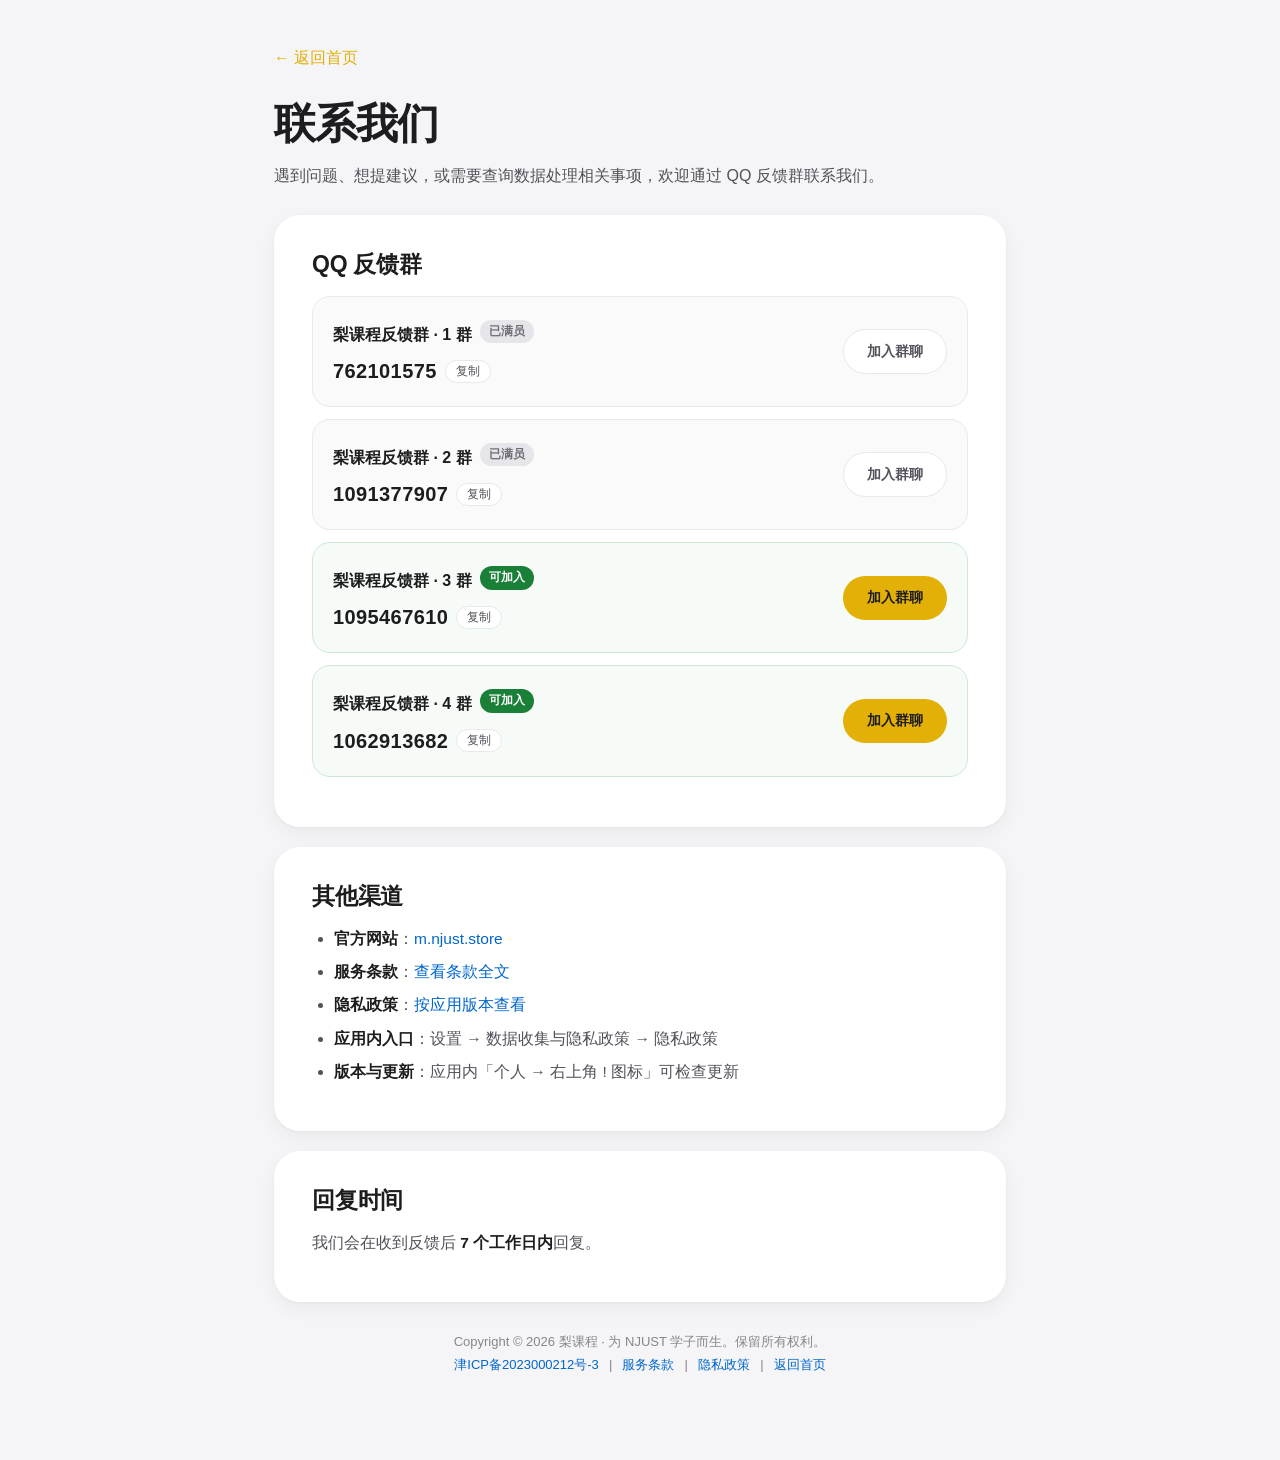
<file: contact/index.html>
<!DOCTYPE html>
<html lang="zh-CN">

<head>
    <meta charset="UTF-8">
    <meta name="viewport" content="width=device-width, initial-scale=1.0">
    <title>联系我们 · 梨课程</title>
    <meta name="description" content="梨课程联系方式：QQ 反馈群、官网与应用内反馈入口。">
    <link rel="stylesheet" href="../privacy.css">
    <style>
        .group-list {
            display: grid;
            gap: 12px;
            margin: 16px 0;
        }

        .group {
            display: flex;
            align-items: center;
            justify-content: space-between;
            gap: 16px;
            padding: 18px 20px;
            border: 1.5px solid var(--line);
            border-radius: 18px;
            background: #fafafb;
        }

        .group--recommend {
            border-color: #cfe8d6;
            background: #f6fbf7;
        }

        .group--full {
            background: #fafafb;
        }

        .group-main {
            min-width: 0;
        }

        .group-head {
            display: flex;
            align-items: center;
            gap: 8px;
            flex-wrap: wrap;
        }

        .group-head h3 {
            margin: 0;
            font-size: 16px;
            font-weight: 700;
            color: var(--text);
        }

        .badge {
            padding: 2px 9px;
            border-radius: 999px;
            font-size: 11.5px;
            font-weight: 700;
            letter-spacing: .02em;
            white-space: nowrap;
        }

        .badge--open {
            background: #1a7f37;
            color: #fff;
        }

        .badge--full {
            background: #e5e5ea;
            color: #6e6e73;
        }

        .group-number {
            display: flex;
            align-items: center;
            gap: 8px;
            margin: 6px 0 0;
            font-size: 20px;
            font-weight: 700;
            color: var(--text);
            font-variant-numeric: tabular-nums;
            letter-spacing: .02em;
        }

        .copy-btn {
            appearance: none;
            border: 1px solid var(--line);
            background: #fff;
            color: var(--text-s);
            border-radius: 999px;
            padding: 2px 10px;
            font-size: 12px;
            font-family: inherit;
            cursor: pointer;
            transition: border-color .16s ease, color .16s ease;
        }

        .copy-btn:hover {
            border-color: var(--accent);
            color: var(--text);
        }

        .copy-btn:focus-visible {
            outline: 3px solid rgba(226, 176, 7, .45);
            outline-offset: 2px;
        }

        .group-note {
            margin: 8px 0 0;
            font-size: 12.5px;
            color: var(--text-xs);
            line-height: 1.6;
        }

        .group-btn {
            flex: none;
            display: inline-flex;
            align-items: center;
            justify-content: center;
            min-width: 104px;
            padding: 10px 18px;
            border-radius: 999px;
            background: var(--accent);
            color: #1d1d1f;
            font-size: 14px;
            font-weight: 700;
            text-decoration: none;
            transition: filter .16s ease;
        }

        .group-btn:hover {
            filter: brightness(.95);
        }

        .group-btn:focus-visible {
            outline: 3px solid rgba(226, 176, 7, .45);
            outline-offset: 2px;
        }

        .group-btn--ghost {
            background: #fff;
            border: 1px solid var(--line);
            color: var(--text-s);
            font-weight: 600;
        }

        @media (max-width: 734px) {
            .group {
                flex-direction: column;
                align-items: stretch;
            }

            .group-btn {
                width: 100%;
            }
        }

        @media (prefers-color-scheme: dark) {
            .group {
                background: #232329;
            }

            .group--recommend {
                background: #14251a;
                border-color: #2c4a36;
            }

            .copy-btn {
                background: #232329;
            }

            .group-btn--ghost {
                background: #232329;
            }
        }
    </style>
</head>

<body>
    <div class="container">
        <a href="../index.html" class="back-link">← 返回首页</a>

        <header class="page-head">
            <h1>联系我们</h1>
            <p class="lead">
                遇到问题、想提建议，或需要查询数据处理相关事项，欢迎通过 QQ 反馈群联系我们。
            </p>
        </header>

        <section class="card">
            <h2>QQ 反馈群</h2>

            <div class="group-list">
                <article class="group group--full">
                    <div class="group-main">
                        <div class="group-head">
                            <h3>梨课程反馈群 · 1 群</h3>
                            <span class="badge badge--full">已满员</span>
                        </div>
                        <p class="group-number">
                            <span class="group-number-text">762101575</span>
                            <button class="copy-btn" type="button" data-copy="762101575">复制</button>
                        </p>
                    </div>
                    <a class="group-btn group-btn--ghost" href="https://qm.qq.com/q/8VcYTsgkW4" target="_blank"
                        rel="noopener">加入群聊</a>
                </article>

                <article class="group group--full">
                    <div class="group-main">
                        <div class="group-head">
                            <h3>梨课程反馈群 · 2 群</h3>
                            <span class="badge badge--full">已满员</span>
                        </div>
                        <p class="group-number">
                            <span class="group-number-text">1091377907</span>
                            <button class="copy-btn" type="button" data-copy="1091377907">复制</button>
                        </p>
                    </div>
                    <a class="group-btn group-btn--ghost" href="https://qm.qq.com/q/ybtAg9eh5C" target="_blank"
                        rel="noopener">加入群聊</a>
                </article>

                <article class="group group--recommend">
                    <div class="group-main">
                        <div class="group-head">
                            <h3>梨课程反馈群 · 3 群</h3>
                            <span class="badge badge--open">可加入</span>
                        </div>
                        <p class="group-number">
                            <span class="group-number-text">1095467610</span>
                            <button class="copy-btn" type="button" data-copy="1095467610">复制</button>
                        </p>
                    </div>
                    <a class="group-btn" href="https://qm.qq.com/q/6Sw24kptII" target="_blank" rel="noopener">加入群聊</a>
                </article>

                <article class="group group--recommend">
                    <div class="group-main">
                        <div class="group-head">
                            <h3>梨课程反馈群 · 4 群</h3>
                            <span class="badge badge--open">可加入</span>
                        </div>
                        <p class="group-number">
                            <span class="group-number-text">1062913682</span>
                            <button class="copy-btn" type="button" data-copy="1062913682">复制</button>
                        </p>
                    </div>
                    <a class="group-btn" href="https://qm.qq.com/q/lT3mOpa3ny" target="_blank" rel="noopener">加入群聊</a>
                </article>
            </div>

        </section>

        <section class="card">
            <h2>其他渠道</h2>
            <ul>
                <li><strong>官方网站</strong>：<a class="inline" href="https://m.njust.store" target="_blank"
                        rel="noopener">m.njust.store</a></li>
                <li><strong>服务条款</strong>：<a class="inline" href="../terms.html">查看条款全文</a></li>
                <li><strong>隐私政策</strong>：<a class="inline" href="../privacy.html">按应用版本查看</a></li>
                <li><strong>应用内入口</strong>：设置 → 数据收集与隐私政策 → 隐私政策</li>
                <li><strong>版本与更新</strong>：应用内「个人 → 右上角 ! 图标」可检查更新</li>
            </ul>
        </section>

        <section class="card">
            <h2>回复时间</h2>
            <p>
                我们会在收到反馈后 <strong>7 个工作日内</strong>回复。
            </p>
        </section>

        <p class="footer-note">
            Copyright &copy; 2026 梨课程 · 为 NJUST 学子而生。保留所有权利。<br>
            <a href="https://beian.miit.gov.cn/" target="_blank" rel="noopener">津ICP备2023000212号-3</a>
            &ensp;|&ensp;
            <a href="../terms.html">服务条款</a>
            &ensp;|&ensp;
            <a href="../privacy.html">隐私政策</a>
            &ensp;|&ensp;
            <a href="../index.html">返回首页</a>
        </p>
    </div>

    <script>
        (function () {
            'use strict';

            Array.prototype.forEach.call(document.querySelectorAll('.copy-btn'), function (button) {
                button.addEventListener('click', function () {
                    var text = button.getAttribute('data-copy') || '';
                    if (!text) return;

                    function reset() {
                        window.setTimeout(function () {
                            button.textContent = '复制';
                        }, 1800);
                    }

                    function done() {
                        button.textContent = '已复制';
                        reset();
                    }

                    // 非安全上下文（如直接打开本地文件）无法写入剪贴板：
                    // 自动选中群号，用户按 Ctrl+C 即可。
                    function fallback() {
                        var span = button.parentElement.querySelector('.group-number-text');
                        if (span) {
                            var range = document.createRange();
                            range.selectNodeContents(span);
                            var selection = window.getSelection();
                            selection.removeAllRanges();
                            selection.addRange(range);
                        }
                        button.textContent = '已选中，请复制';
                        reset();
                    }

                    if (navigator.clipboard && navigator.clipboard.writeText) {
                        navigator.clipboard.writeText(text).then(done).catch(fallback);
                        return;
                    }

                    fallback();
                });
            });
        })();
    </script>
</body>

</html>
</file>
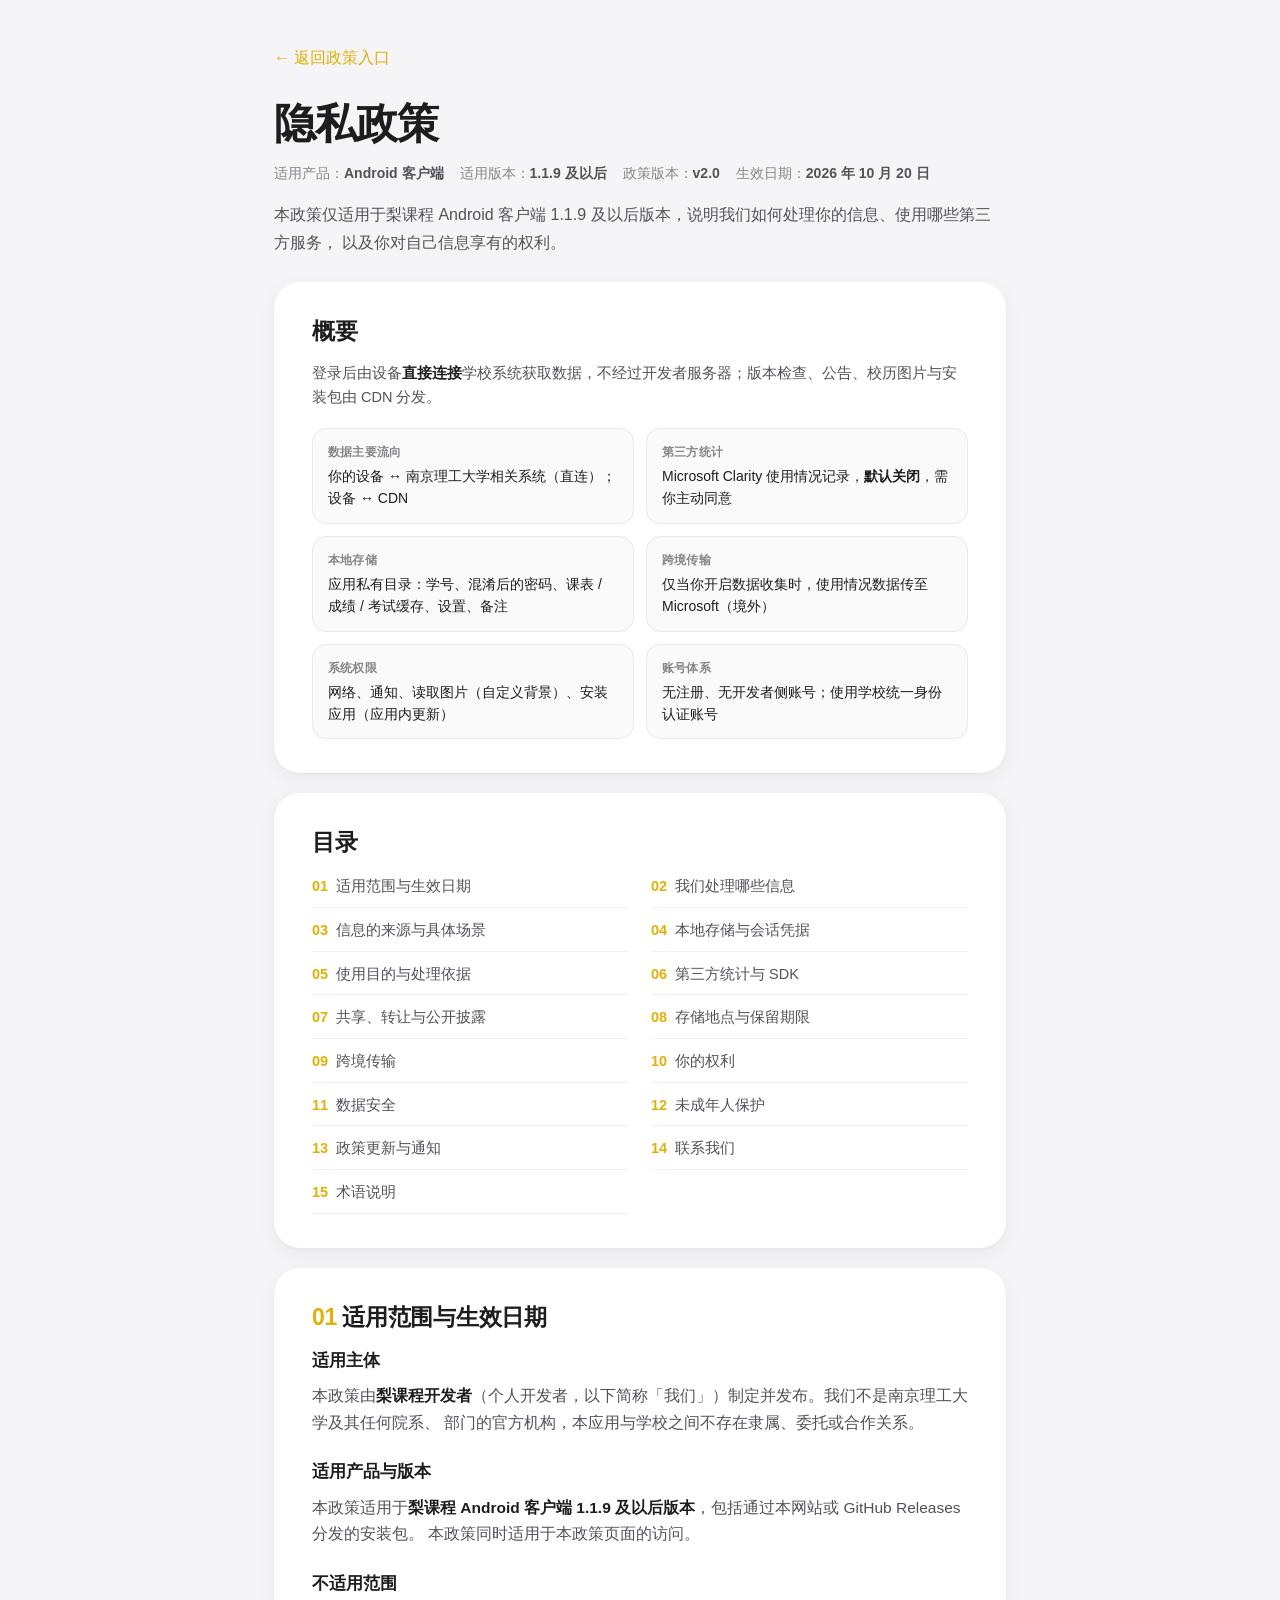
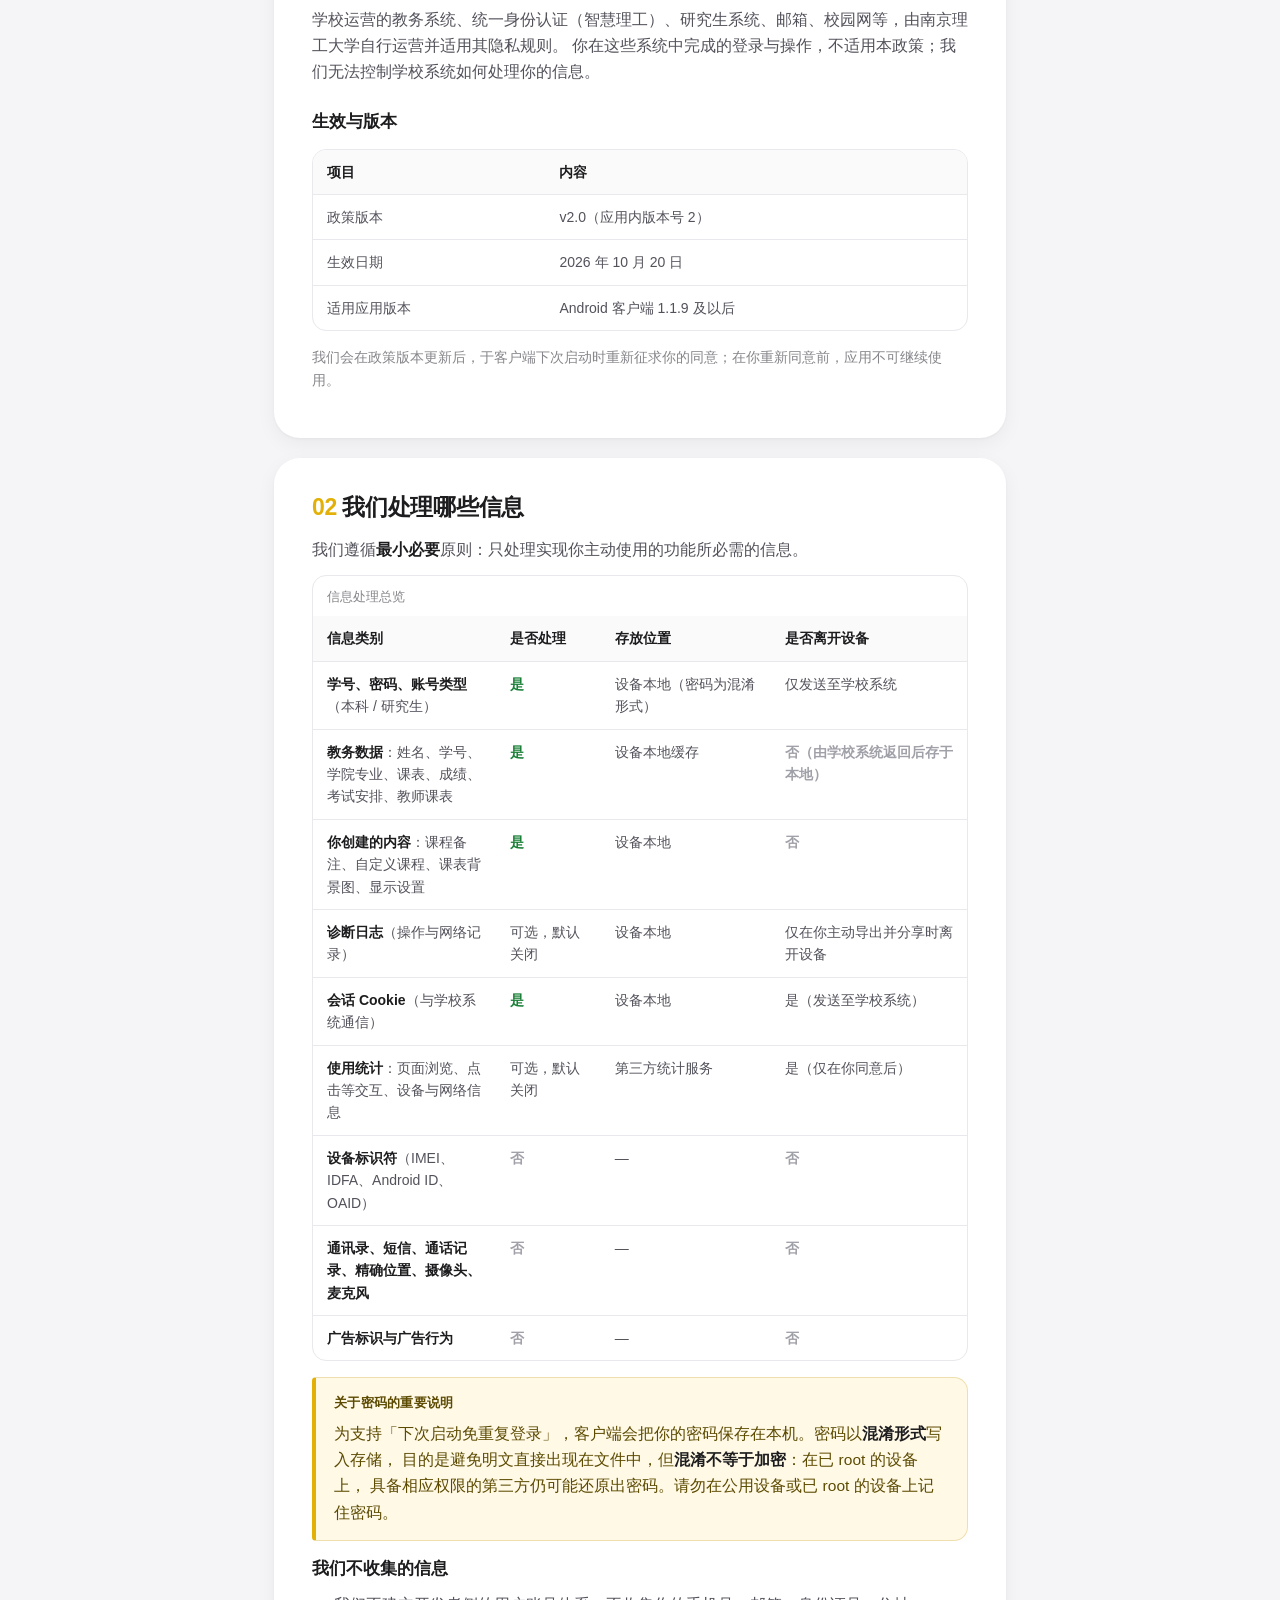
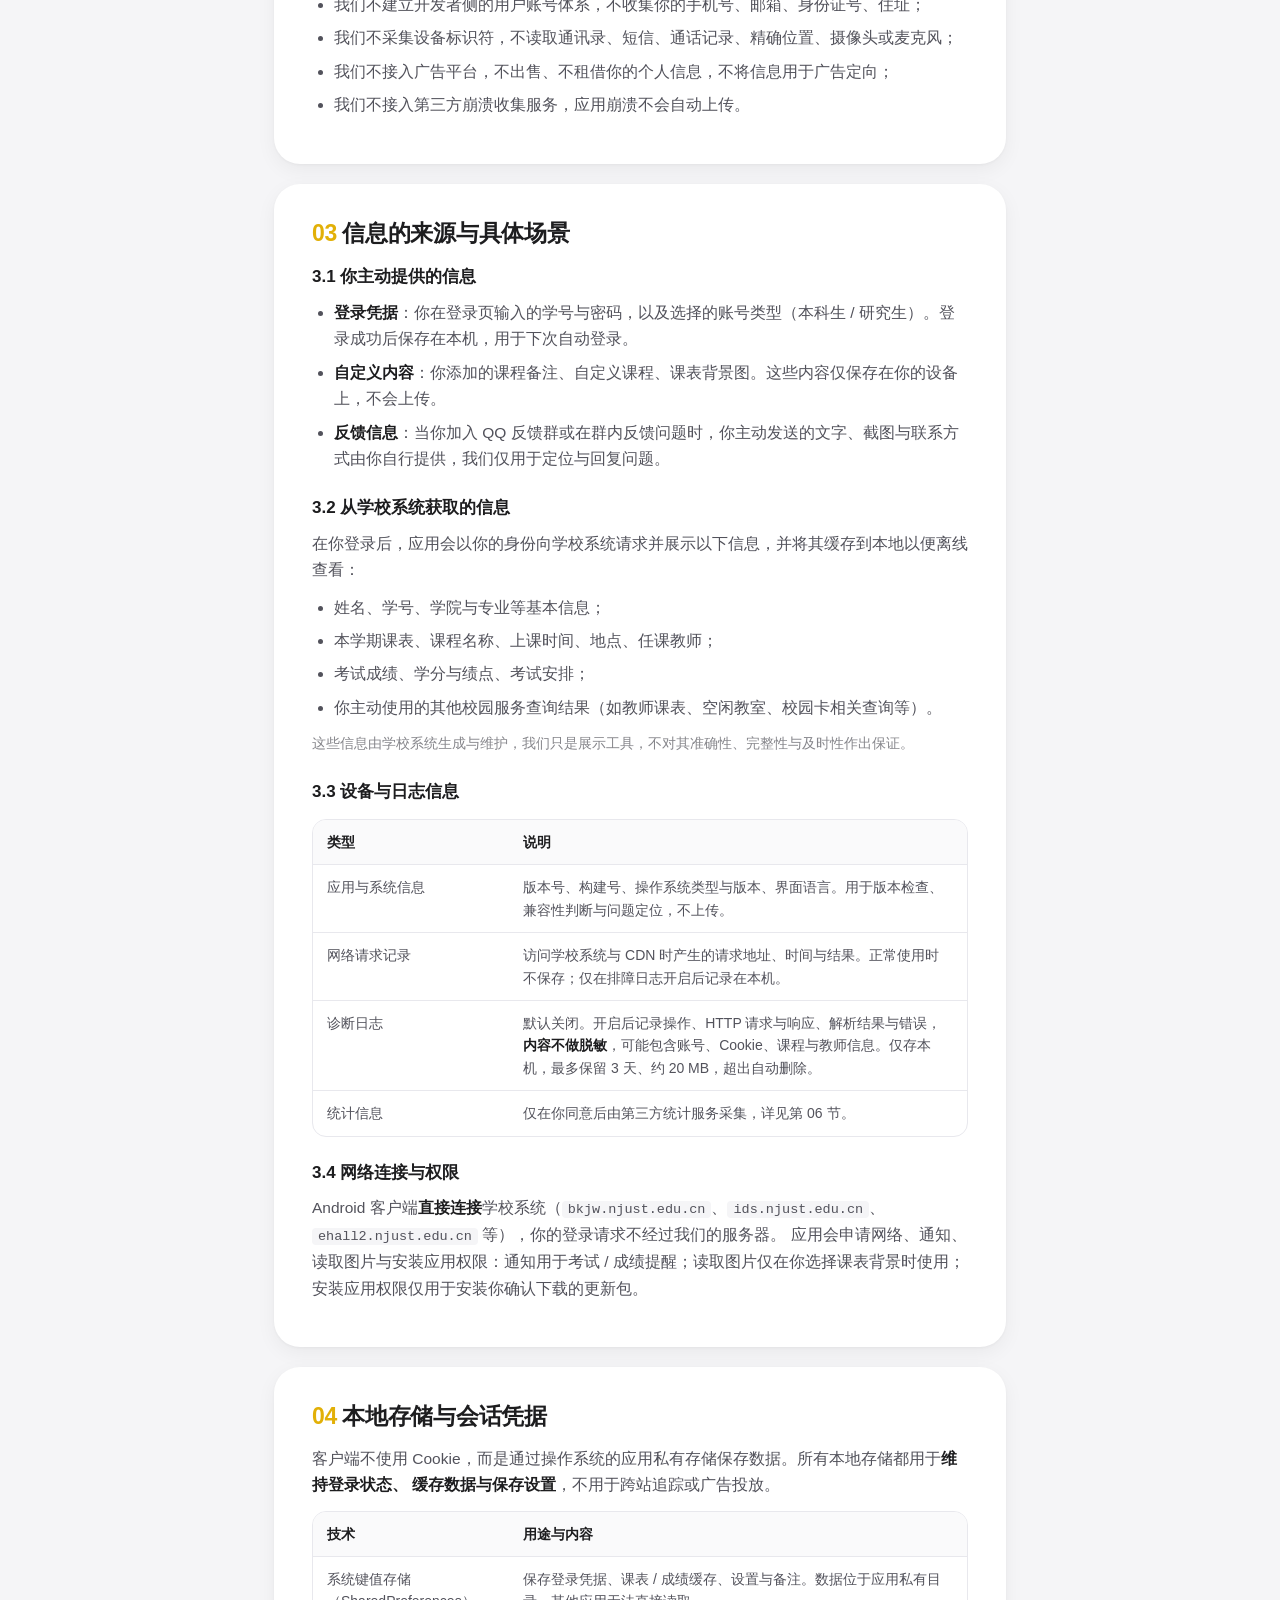
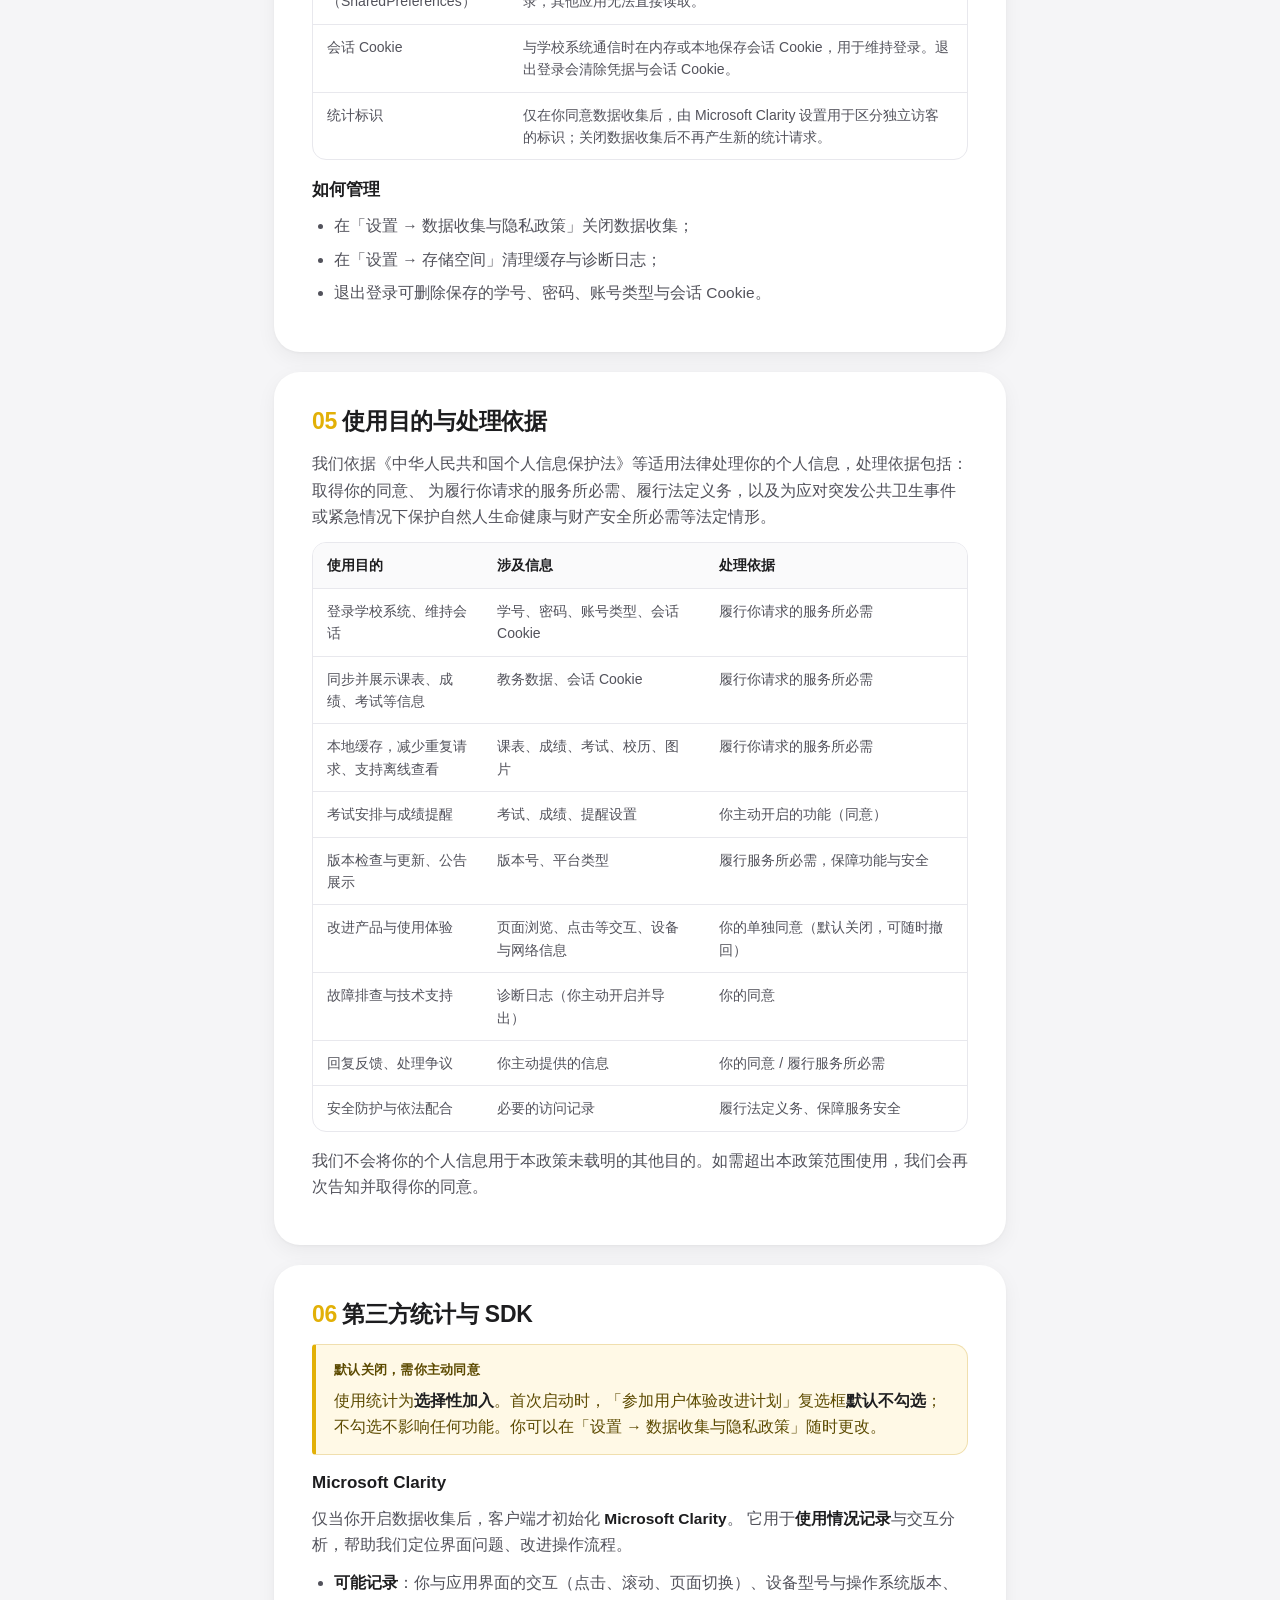
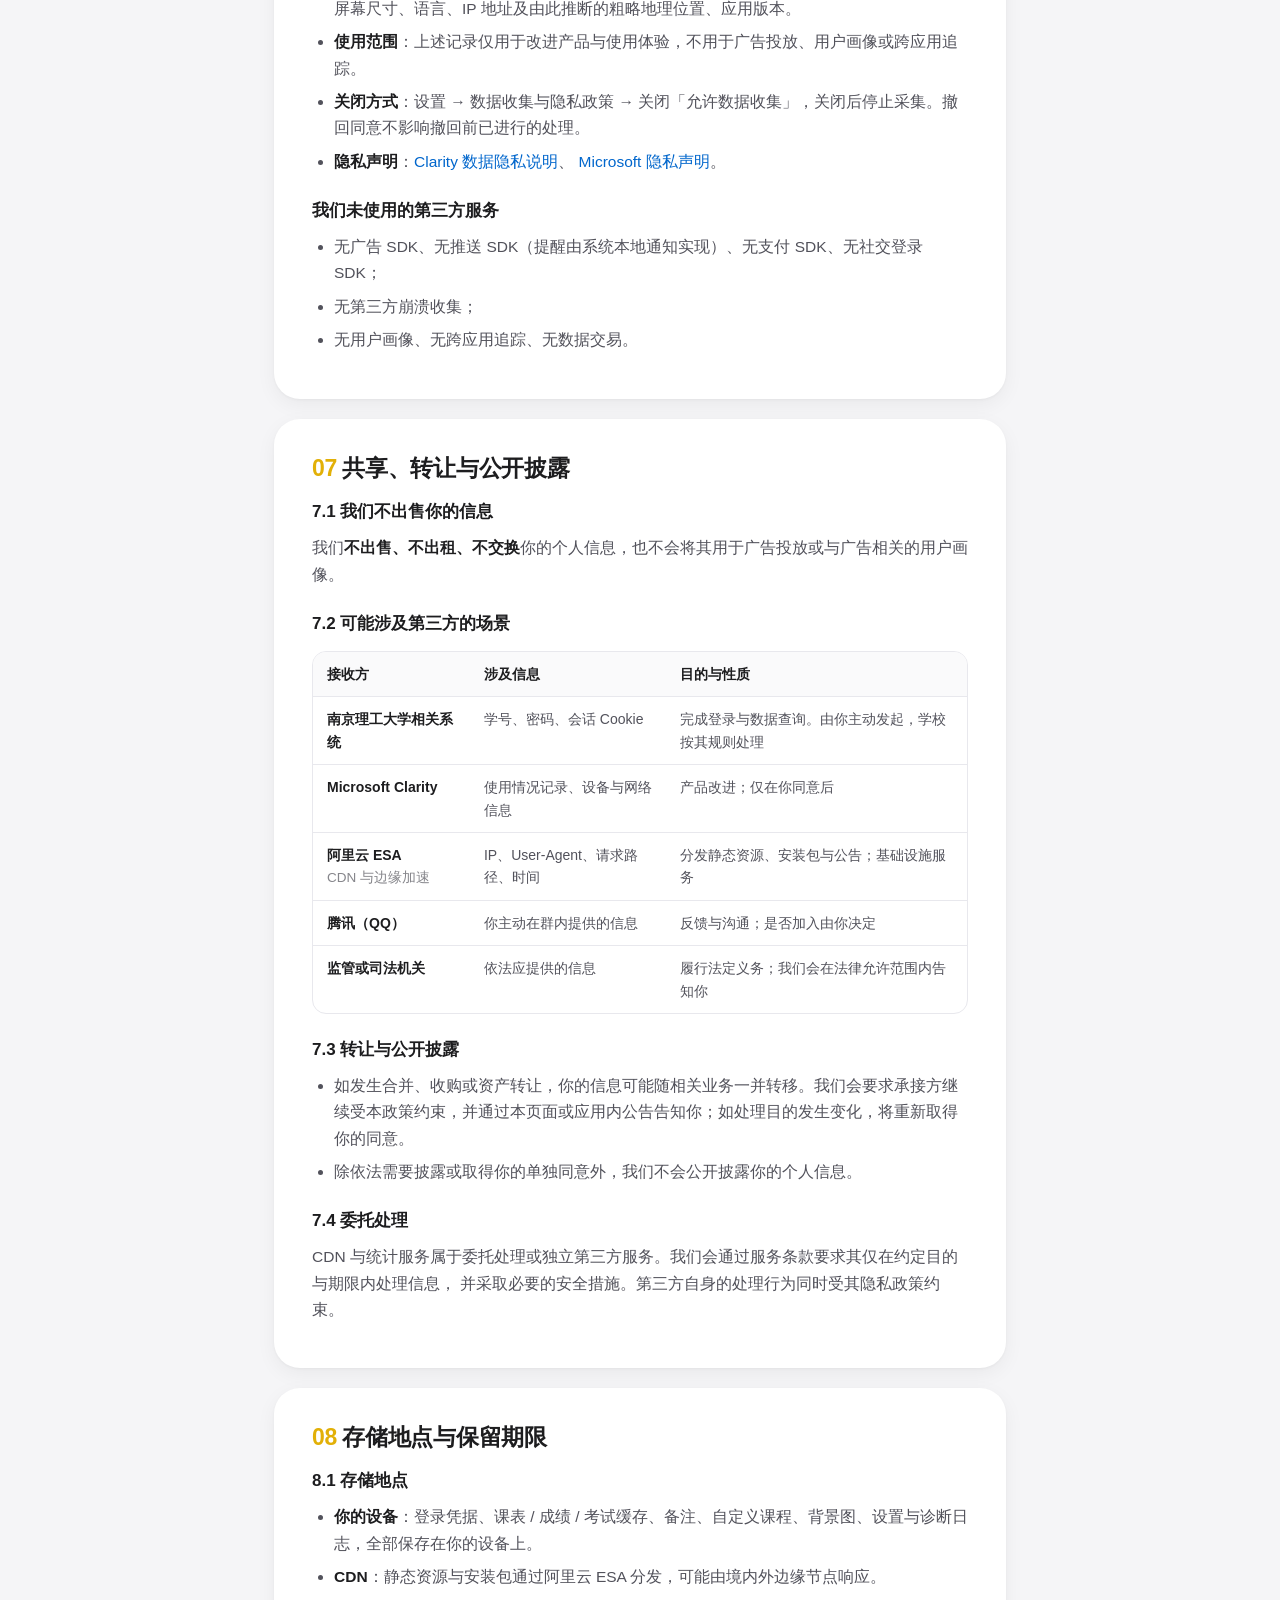
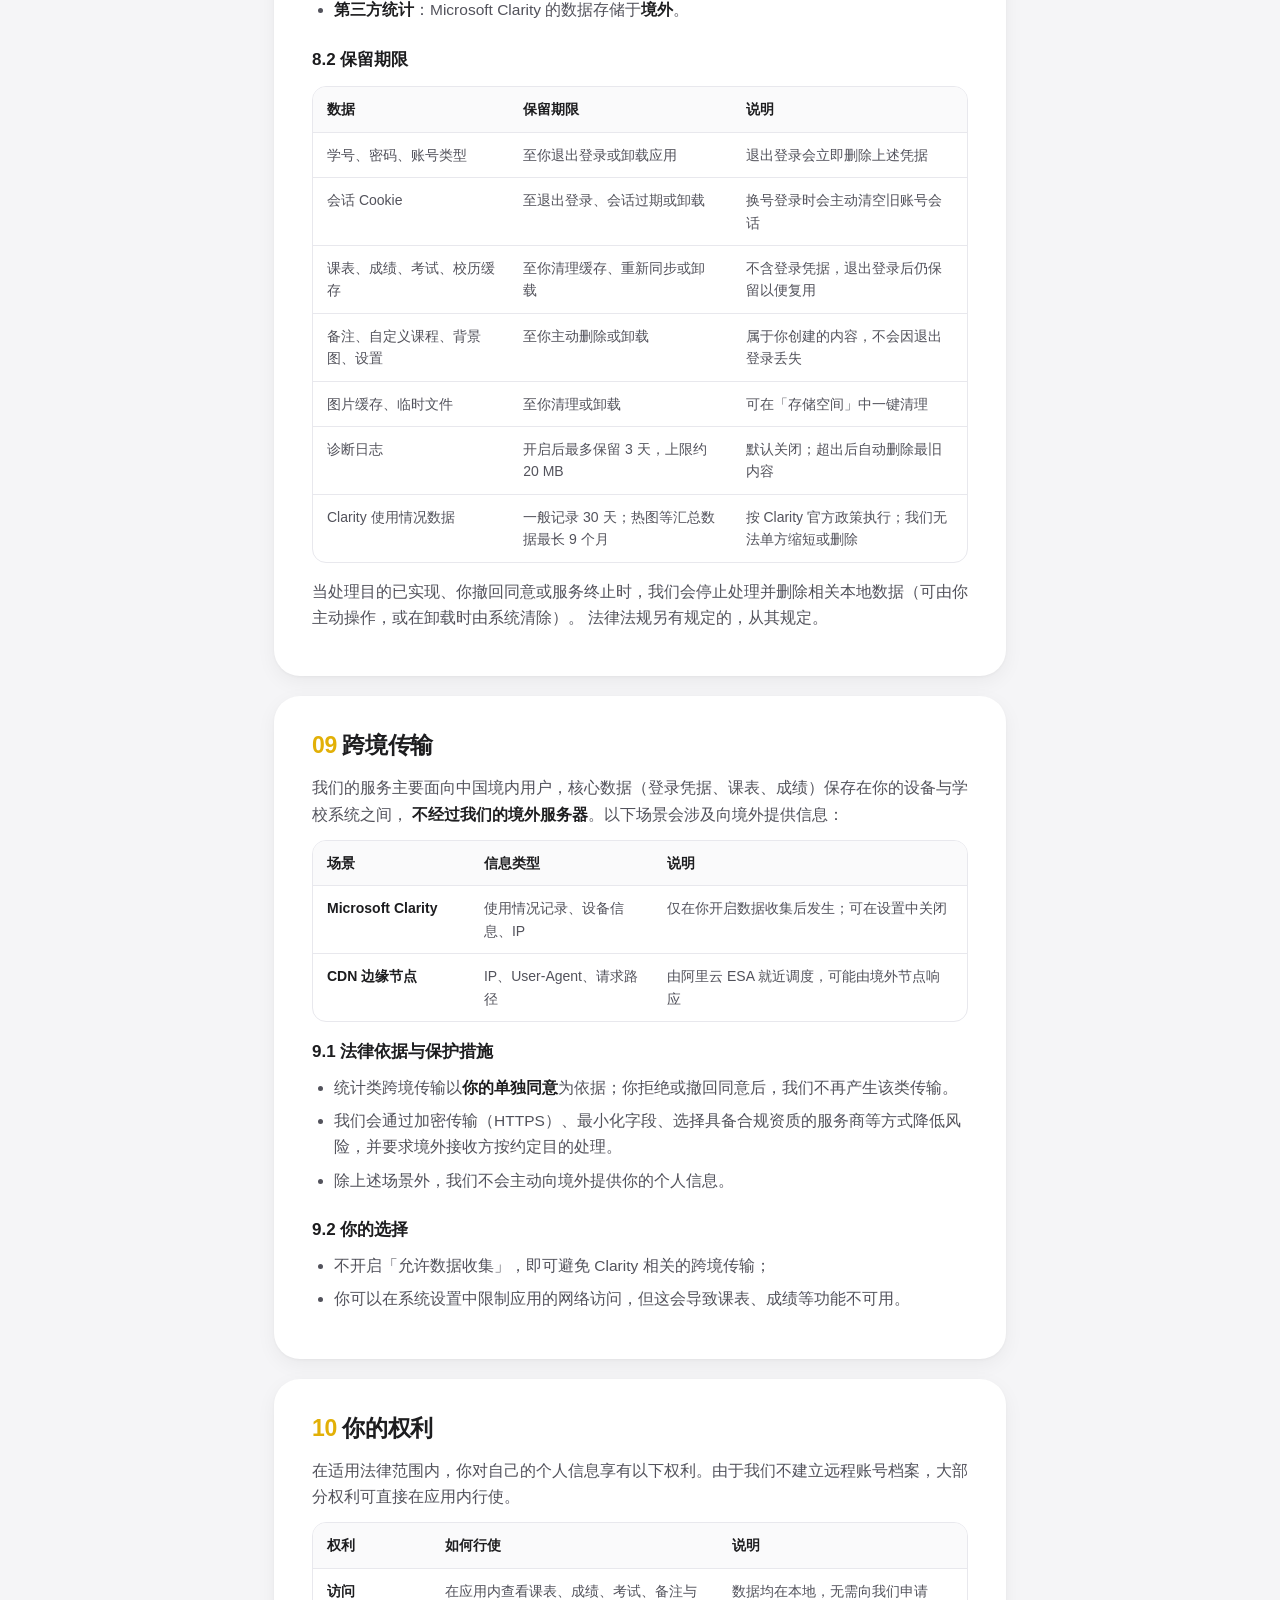
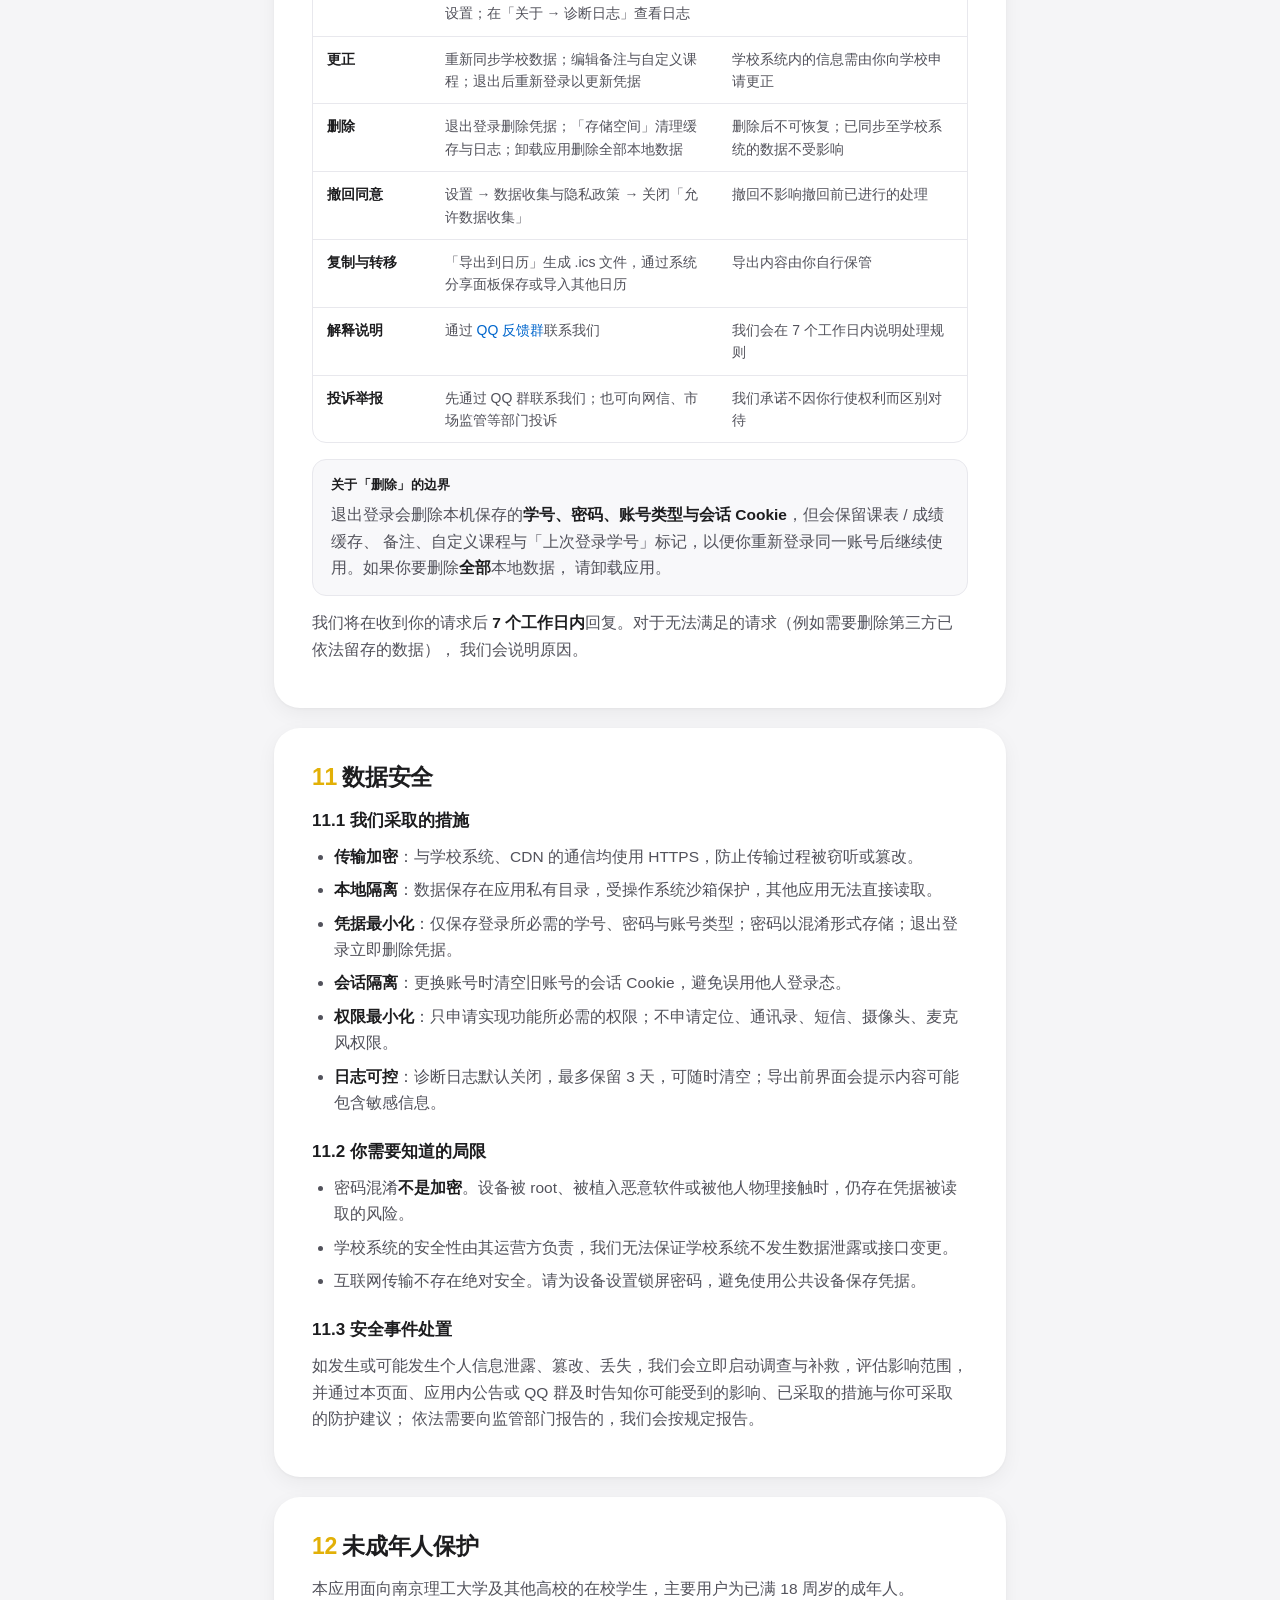
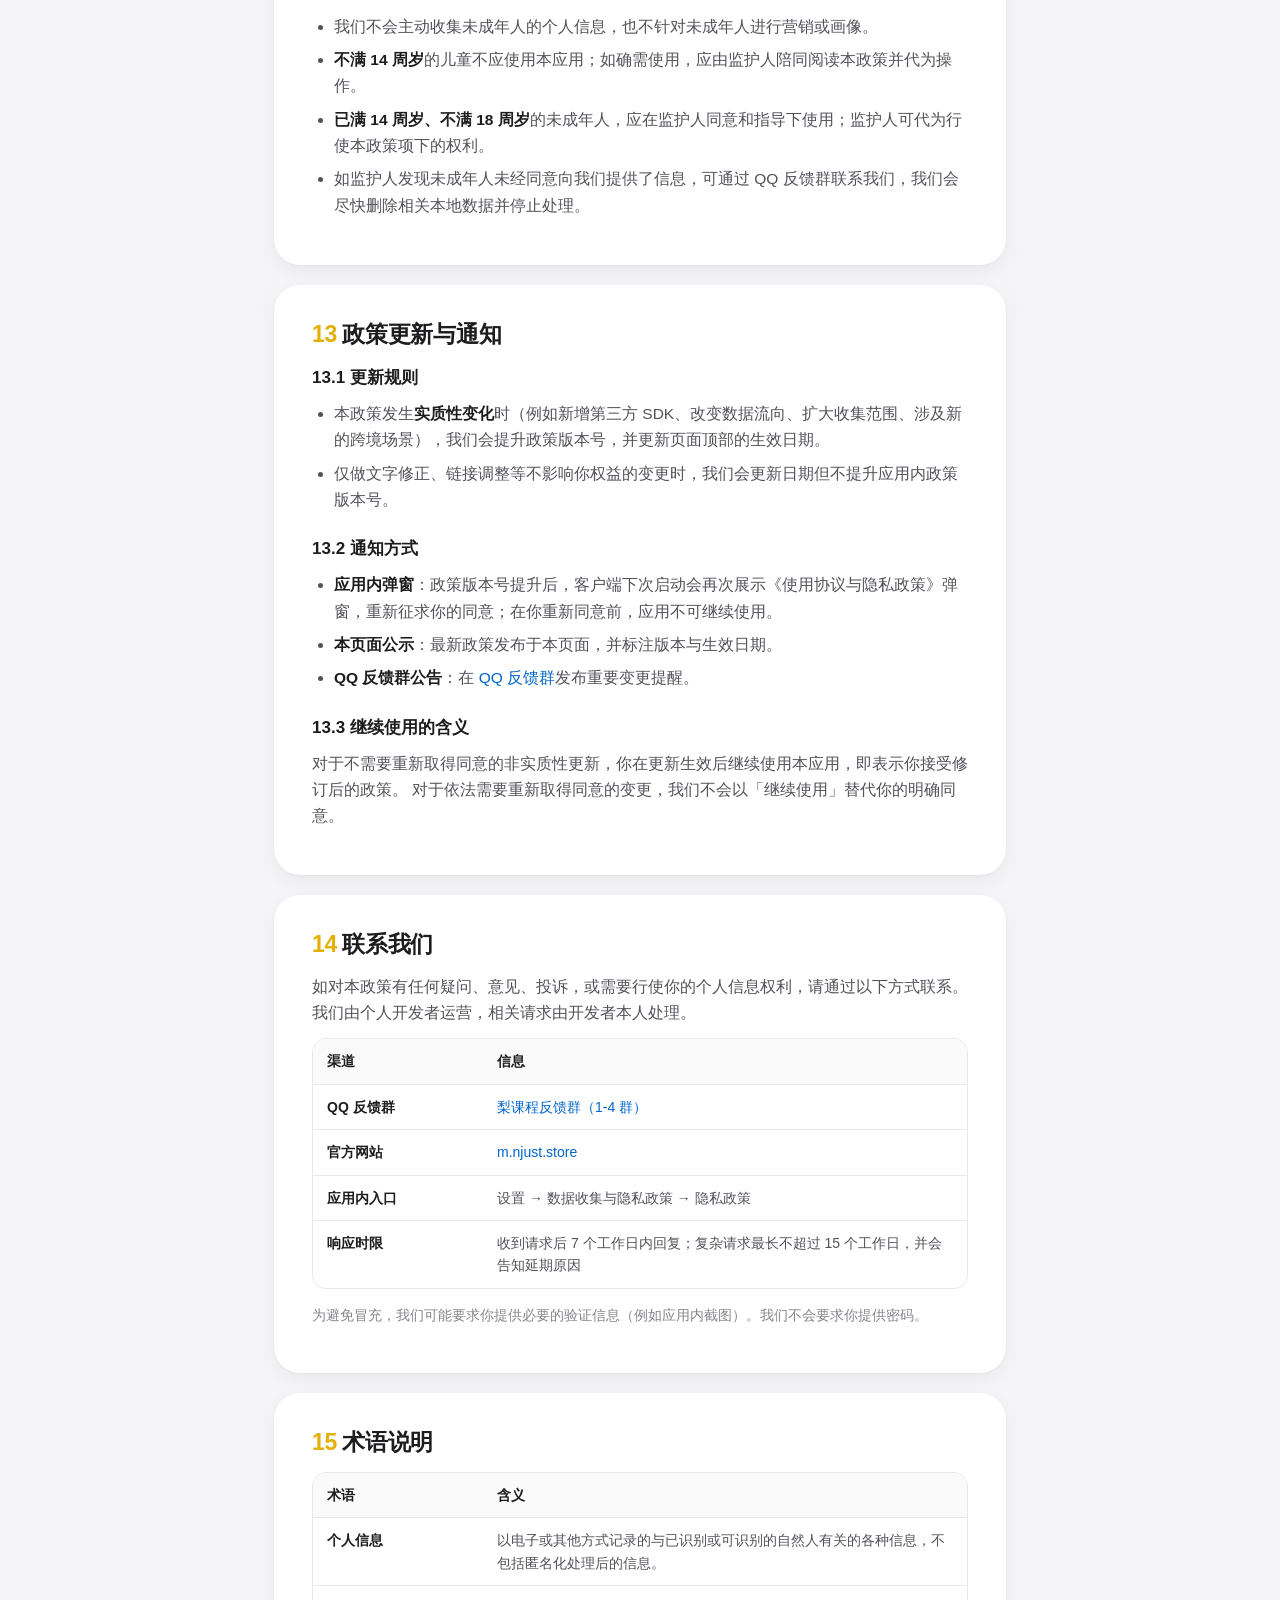
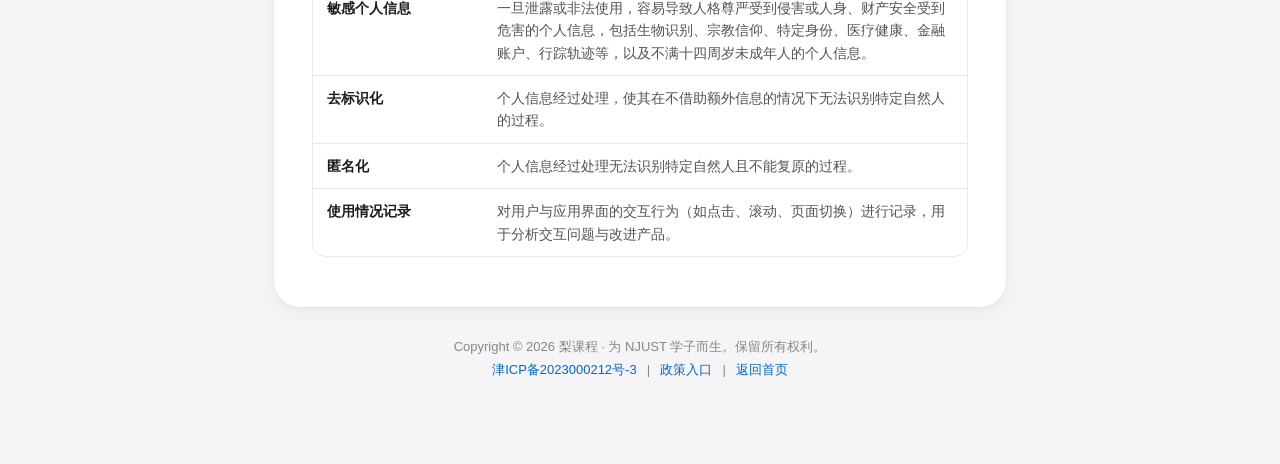
<file: privacy-android.html>
<!DOCTYPE html>
<html lang="zh-CN">

<head>
    <meta charset="UTF-8">
    <meta name="viewport" content="width=device-width, initial-scale=1.0">
    <title>隐私政策（Android 客户端）· 梨课程</title>
    <meta name="description" content="梨课程 Android 客户端（1.1.9 及以后）隐私政策：数据处理范围、第三方统计、存储期限与你的权利。">
    <link rel="stylesheet" href="privacy.css">
</head>

<body>
    <div class="container">
        <a href="privacy.html" class="back-link">← 返回政策入口</a>

        <header class="page-head">
            <h1>隐私政策</h1>
            <div class="meta-line">
                <span>适用产品：<strong>Android 客户端</strong></span>
                <span>适用版本：<strong>1.1.9 及以后</strong></span>
                <span>政策版本：<strong>v2.0</strong></span>
                <span>生效日期：<strong>2026 年 10 月 20 日</strong></span>
            </div>
            <p class="lead">
                本政策仅适用于梨课程 Android 客户端 1.1.9 及以后版本，说明我们如何处理你的信息、使用哪些第三方服务，
                以及你对自己信息享有的权利。
            </p>
        </header>

        <!-- ── 概要 ── -->
        <section class="card" id="overview">
            <h2>概要</h2>
            <p class="overview-desc">
                登录后由设备<strong>直接连接</strong>学校系统获取数据，不经过开发者服务器；版本检查、公告、校历图片与安装包由 CDN 分发。
            </p>
            <dl class="facts">
                <div class="fact">
                    <dt>数据主要流向</dt>
                    <dd>你的设备 ↔ 南京理工大学相关系统（直连）；设备 ↔ CDN</dd>
                </div>
                <div class="fact">
                    <dt>第三方统计</dt>
                    <dd>Microsoft Clarity 使用情况记录，<strong>默认关闭</strong>，需你主动同意</dd>
                </div>
                <div class="fact">
                    <dt>本地存储</dt>
                    <dd>应用私有目录：学号、混淆后的密码、课表 / 成绩 / 考试缓存、设置、备注</dd>
                </div>
                <div class="fact">
                    <dt>跨境传输</dt>
                    <dd>仅当你开启数据收集时，使用情况数据传至 Microsoft（境外）</dd>
                </div>
                <div class="fact">
                    <dt>系统权限</dt>
                    <dd>网络、通知、读取图片（自定义背景）、安装应用（应用内更新）</dd>
                </div>
                <div class="fact">
                    <dt>账号体系</dt>
                    <dd>无注册、无开发者侧账号；使用学校统一身份认证账号</dd>
                </div>
            </dl>
        </section>

        <!-- ── 目录 ── -->
        <nav class="card" aria-labelledby="toc-title">
            <h2 id="toc-title" style="margin-bottom:8px;">目录</h2>
            <div class="toc">
                <a href="#scope"><span class="toc-num">01</span>适用范围与生效日期</a>
                <a href="#data-types"><span class="toc-num">02</span>我们处理哪些信息</a>
                <a href="#sources"><span class="toc-num">03</span>信息的来源与具体场景</a>
                <a href="#cookies"><span class="toc-num">04</span>本地存储与会话凭据</a>
                <a href="#purposes"><span class="toc-num">05</span>使用目的与处理依据</a>
                <a href="#third-party"><span class="toc-num">06</span>第三方统计与 SDK</a>
                <a href="#sharing"><span class="toc-num">07</span>共享、转让与公开披露</a>
                <a href="#retention"><span class="toc-num">08</span>存储地点与保留期限</a>
                <a href="#cross-border"><span class="toc-num">09</span>跨境传输</a>
                <a href="#rights"><span class="toc-num">10</span>你的权利</a>
                <a href="#security"><span class="toc-num">11</span>数据安全</a>
                <a href="#minors"><span class="toc-num">12</span>未成年人保护</a>
                <a href="#updates"><span class="toc-num">13</span>政策更新与通知</a>
                <a href="#contact"><span class="toc-num">14</span>联系我们</a>
                <a href="#definitions"><span class="toc-num">15</span>术语说明</a>
            </div>
        </nav>

        <!-- ── 01 ── -->
        <section class="card" id="scope">
            <h2><span class="num">01</span>适用范围与生效日期</h2>

            <h3>适用主体</h3>
            <p>
                本政策由<strong>梨课程开发者</strong>（个人开发者，以下简称「我们」）制定并发布。我们不是南京理工大学及其任何院系、
                部门的官方机构，本应用与学校之间不存在隶属、委托或合作关系。
            </p>

            <h3>适用产品与版本</h3>
            <p>
                本政策适用于<strong>梨课程 Android 客户端 1.1.9 及以后版本</strong>，包括通过本网站或 GitHub Releases 分发的安装包。
                本政策同时适用于本政策页面的访问。
            </p>

            <h3>不适用范围</h3>
            <p>
                学校运营的教务系统、统一身份认证（智慧理工）、研究生系统、邮箱、校园网等，由南京理工大学自行运营并适用其隐私规则。
                你在这些系统中完成的登录与操作，不适用本政策；我们无法控制学校系统如何处理你的信息。
            </p>

            <h3>生效与版本</h3>
            <div class="table-wrap">
                <table>
                    <thead>
                        <tr>
                            <th>项目</th>
                            <th>内容</th>
                        </tr>
                    </thead>
                    <tbody>
                        <tr>
                            <td>政策版本</td>
                            <td>v2.0（应用内版本号 2）</td>
                        </tr>
                        <tr>
                            <td>生效日期</td>
                            <td>2026 年 10 月 20 日</td>
                        </tr>
                        <tr>
                            <td>适用应用版本</td>
                            <td>Android 客户端 1.1.9 及以后</td>
                        </tr>
                    </tbody>
                </table>
            </div>
            <p class="muted">
                我们会在政策版本更新后，于客户端下次启动时重新征求你的同意；在你重新同意前，应用不可继续使用。
            </p>
        </section>

        <!-- ── 02 ── -->
        <section class="card" id="data-types">
            <h2><span class="num">02</span>我们处理哪些信息</h2>
            <p>
                我们遵循<strong>最小必要</strong>原则：只处理实现你主动使用的功能所必需的信息。
            </p>

            <div class="table-wrap">
                <table>
                    <caption>信息处理总览</caption>
                    <thead>
                        <tr>
                            <th style="width:28%;">信息类别</th>
                            <th style="width:16%;">是否处理</th>
                            <th style="width:26%;">存放位置</th>
                            <th>是否离开设备</th>
                        </tr>
                    </thead>
                    <tbody>
                        <tr>
                            <td><strong>学号、密码、账号类型</strong>（本科 / 研究生）</td>
                            <td class="yes">是</td>
                            <td>设备本地（密码为混淆形式）</td>
                            <td>仅发送至学校系统</td>
                        </tr>
                        <tr>
                            <td><strong>教务数据</strong>：姓名、学号、学院专业、课表、成绩、考试安排、教师课表</td>
                            <td class="yes">是</td>
                            <td>设备本地缓存</td>
                            <td class="no">否（由学校系统返回后存于本地）</td>
                        </tr>
                        <tr>
                            <td><strong>你创建的内容</strong>：课程备注、自定义课程、课表背景图、显示设置</td>
                            <td class="yes">是</td>
                            <td>设备本地</td>
                            <td class="no">否</td>
                        </tr>
                        <tr>
                            <td><strong>诊断日志</strong>（操作与网络记录）</td>
                            <td>可选，默认关闭</td>
                            <td>设备本地</td>
                            <td>仅在你主动导出并分享时离开设备</td>
                        </tr>
                        <tr>
                            <td><strong>会话 Cookie</strong>（与学校系统通信）</td>
                            <td class="yes">是</td>
                            <td>设备本地</td>
                            <td>是（发送至学校系统）</td>
                        </tr>
                        <tr>
                            <td><strong>使用统计</strong>：页面浏览、点击等交互、设备与网络信息</td>
                            <td>可选，默认关闭</td>
                            <td>第三方统计服务</td>
                            <td>是（仅在你同意后）</td>
                        </tr>
                        <tr>
                            <td><strong>设备标识符</strong>（IMEI、IDFA、Android ID、OAID）</td>
                            <td class="no">否</td>
                            <td>—</td>
                            <td class="no">否</td>
                        </tr>
                        <tr>
                            <td><strong>通讯录、短信、通话记录、精确位置、摄像头、麦克风</strong></td>
                            <td class="no">否</td>
                            <td>—</td>
                            <td class="no">否</td>
                        </tr>
                        <tr>
                            <td><strong>广告标识与广告行为</strong></td>
                            <td class="no">否</td>
                            <td>—</td>
                            <td class="no">否</td>
                        </tr>
                    </tbody>
                </table>
            </div>

            <div class="note note--warn">
                <p class="note-title">关于密码的重要说明</p>
                <p>
                    为支持「下次启动免重复登录」，客户端会把你的密码保存在本机。密码以<strong>混淆形式</strong>写入存储，
                    目的是避免明文直接出现在文件中，但<strong>混淆不等于加密</strong>：在已 root 的设备上，
                    具备相应权限的第三方仍可能还原出密码。请勿在公用设备或已 root 的设备上记住密码。
                </p>
            </div>

            <h3>我们不收集的信息</h3>
            <ul>
                <li>我们不建立开发者侧的用户账号体系，不收集你的手机号、邮箱、身份证号、住址；</li>
                <li>我们不采集设备标识符，不读取通讯录、短信、通话记录、精确位置、摄像头或麦克风；</li>
                <li>我们不接入广告平台，不出售、不租借你的个人信息，不将信息用于广告定向；</li>
                <li>我们不接入第三方崩溃收集服务，应用崩溃不会自动上传。</li>
            </ul>
        </section>

        <!-- ── 03 ── -->
        <section class="card" id="sources">
            <h2><span class="num">03</span>信息的来源与具体场景</h2>

            <h3>3.1 你主动提供的信息</h3>
            <ul>
                <li><strong>登录凭据</strong>：你在登录页输入的学号与密码，以及选择的账号类型（本科生 / 研究生）。登录成功后保存在本机，用于下次自动登录。</li>
                <li><strong>自定义内容</strong>：你添加的课程备注、自定义课程、课表背景图。这些内容仅保存在你的设备上，不会上传。</li>
                <li><strong>反馈信息</strong>：当你加入 QQ 反馈群或在群内反馈问题时，你主动发送的文字、截图与联系方式由你自行提供，我们仅用于定位与回复问题。</li>
            </ul>

            <h3>3.2 从学校系统获取的信息</h3>
            <p>在你登录后，应用会以你的身份向学校系统请求并展示以下信息，并将其缓存到本地以便离线查看：</p>
            <ul>
                <li>姓名、学号、学院与专业等基本信息；</li>
                <li>本学期课表、课程名称、上课时间、地点、任课教师；</li>
                <li>考试成绩、学分与绩点、考试安排；</li>
                <li>你主动使用的其他校园服务查询结果（如教师课表、空闲教室、校园卡相关查询等）。</li>
            </ul>
            <p class="muted">
                这些信息由学校系统生成与维护，我们只是展示工具，不对其准确性、完整性与及时性作出保证。
            </p>

            <h3>3.3 设备与日志信息</h3>
            <div class="table-wrap">
                <table>
                    <thead>
                        <tr>
                            <th style="width:30%;">类型</th>
                            <th>说明</th>
                        </tr>
                    </thead>
                    <tbody>
                        <tr>
                            <td>应用与系统信息</td>
                            <td>版本号、构建号、操作系统类型与版本、界面语言。用于版本检查、兼容性判断与问题定位，不上传。</td>
                        </tr>
                        <tr>
                            <td>网络请求记录</td>
                            <td>访问学校系统与 CDN 时产生的请求地址、时间与结果。正常使用时不保存；仅在排障日志开启后记录在本机。</td>
                        </tr>
                        <tr>
                            <td>诊断日志</td>
                            <td>默认关闭。开启后记录操作、HTTP 请求与响应、解析结果与错误，<strong>内容不做脱敏</strong>，可能包含账号、Cookie、课程与教师信息。仅存本机，最多保留 3 天、约 20 MB，超出自动删除。</td>
                        </tr>
                        <tr>
                            <td>统计信息</td>
                            <td>仅在你同意后由第三方统计服务采集，详见第 06 节。</td>
                        </tr>
                    </tbody>
                </table>
            </div>

            <h3>3.4 网络连接与权限</h3>
            <p>
                Android 客户端<strong>直接连接</strong>学校系统（<code>bkjw.njust.edu.cn</code>、<code>ids.njust.edu.cn</code>、
                <code>ehall2.njust.edu.cn</code> 等），你的登录请求不经过我们的服务器。
                应用会申请网络、通知、读取图片与安装应用权限：通知用于考试 / 成绩提醒；读取图片仅在你选择课表背景时使用；
                安装应用权限仅用于安装你确认下载的更新包。
            </p>
        </section>

        <!-- ── 04 ── -->
        <section class="card" id="cookies">
            <h2><span class="num">04</span>本地存储与会话凭据</h2>
            <p>
                客户端不使用 Cookie，而是通过操作系统的应用私有存储保存数据。所有本地存储都用于<strong>维持登录状态、
                    缓存数据与保存设置</strong>，不用于跨站追踪或广告投放。
            </p>

            <div class="table-wrap">
                <table>
                    <thead>
                        <tr>
                            <th style="width:30%;">技术</th>
                            <th>用途与内容</th>
                        </tr>
                    </thead>
                    <tbody>
                        <tr>
                            <td>系统键值存储（SharedPreferences）</td>
                            <td>保存登录凭据、课表 / 成绩缓存、设置与备注。数据位于应用私有目录，其他应用无法直接读取。</td>
                        </tr>
                        <tr>
                            <td>会话 Cookie</td>
                            <td>与学校系统通信时在内存或本地保存会话 Cookie，用于维持登录。退出登录会清除凭据与会话 Cookie。</td>
                        </tr>
                        <tr>
                            <td>统计标识</td>
                            <td>仅在你同意数据收集后，由 Microsoft Clarity 设置用于区分独立访客的标识；关闭数据收集后不再产生新的统计请求。</td>
                        </tr>
                    </tbody>
                </table>
            </div>

            <h3>如何管理</h3>
            <ul>
                <li>在「设置 → 数据收集与隐私政策」关闭数据收集；</li>
                <li>在「设置 → 存储空间」清理缓存与诊断日志；</li>
                <li>退出登录可删除保存的学号、密码、账号类型与会话 Cookie。</li>
            </ul>
        </section>

        <!-- ── 05 ── -->
        <section class="card" id="purposes">
            <h2><span class="num">05</span>使用目的与处理依据</h2>
            <p>
                我们依据《中华人民共和国个人信息保护法》等适用法律处理你的个人信息，处理依据包括：取得你的同意、
                为履行你请求的服务所必需、履行法定义务，以及为应对突发公共卫生事件或紧急情况下保护自然人生命健康与财产安全所必需等法定情形。
            </p>

            <div class="table-wrap">
                <table>
                    <thead>
                        <tr>
                            <th style="width:26%;">使用目的</th>
                            <th style="width:34%;">涉及信息</th>
                            <th>处理依据</th>
                        </tr>
                    </thead>
                    <tbody>
                        <tr>
                            <td>登录学校系统、维持会话</td>
                            <td>学号、密码、账号类型、会话 Cookie</td>
                            <td>履行你请求的服务所必需</td>
                        </tr>
                        <tr>
                            <td>同步并展示课表、成绩、考试等信息</td>
                            <td>教务数据、会话 Cookie</td>
                            <td>履行你请求的服务所必需</td>
                        </tr>
                        <tr>
                            <td>本地缓存，减少重复请求、支持离线查看</td>
                            <td>课表、成绩、考试、校历、图片</td>
                            <td>履行你请求的服务所必需</td>
                        </tr>
                        <tr>
                            <td>考试安排与成绩提醒</td>
                            <td>考试、成绩、提醒设置</td>
                            <td>你主动开启的功能（同意）</td>
                        </tr>
                        <tr>
                            <td>版本检查与更新、公告展示</td>
                            <td>版本号、平台类型</td>
                            <td>履行服务所必需，保障功能与安全</td>
                        </tr>
                        <tr>
                            <td>改进产品与使用体验</td>
                            <td>页面浏览、点击等交互、设备与网络信息</td>
                            <td>你的单独同意（默认关闭，可随时撤回）</td>
                        </tr>
                        <tr>
                            <td>故障排查与技术支持</td>
                            <td>诊断日志（你主动开启并导出）</td>
                            <td>你的同意</td>
                        </tr>
                        <tr>
                            <td>回复反馈、处理争议</td>
                            <td>你主动提供的信息</td>
                            <td>你的同意 / 履行服务所必需</td>
                        </tr>
                        <tr>
                            <td>安全防护与依法配合</td>
                            <td>必要的访问记录</td>
                            <td>履行法定义务、保障服务安全</td>
                        </tr>
                    </tbody>
                </table>
            </div>

            <p>
                我们不会将你的个人信息用于本政策未载明的其他目的。如需超出本政策范围使用，我们会再次告知并取得你的同意。
            </p>
        </section>

        <!-- ── 06 ── -->
        <section class="card" id="third-party">
            <h2><span class="num">06</span>第三方统计与 SDK</h2>

            <div class="note note--warn">
                <p class="note-title">默认关闭，需你主动同意</p>
                <p>
                    使用统计为<strong>选择性加入</strong>。首次启动时，「参加用户体验改进计划」复选框<strong>默认不勾选</strong>；
                    不勾选不影响任何功能。你可以在「设置 → 数据收集与隐私政策」随时更改。
                </p>
            </div>

            <h3>Microsoft Clarity</h3>
            <p>
                仅当你开启数据收集后，客户端才初始化 <strong>Microsoft Clarity</strong>。
                它用于<strong>使用情况记录</strong>与交互分析，帮助我们定位界面问题、改进操作流程。
            </p>
            <ul>
                <li><strong>可能记录</strong>：你与应用界面的交互（点击、滚动、页面切换）、设备型号与操作系统版本、屏幕尺寸、语言、IP 地址及由此推断的粗略地理位置、应用版本。</li>
                <li><strong>使用范围</strong>：上述记录仅用于改进产品与使用体验，不用于广告投放、用户画像或跨应用追踪。</li>
                <li><strong>关闭方式</strong>：设置 → 数据收集与隐私政策 → 关闭「允许数据收集」，关闭后停止采集。撤回同意不影响撤回前已进行的处理。</li>
                <li><strong>隐私声明</strong>：<a class="inline" href="https://clarity.microsoft.com/privacy" target="_blank" rel="noopener">Clarity 数据隐私说明</a>、
                    <a class="inline" href="https://privacy.microsoft.com/privacystatement" target="_blank" rel="noopener">Microsoft 隐私声明</a>。</li>
            </ul>

            <h3>我们未使用的第三方服务</h3>
            <ul>
                <li>无广告 SDK、无推送 SDK（提醒由系统本地通知实现）、无支付 SDK、无社交登录 SDK；</li>
                <li>无第三方崩溃收集；</li>
                <li>无用户画像、无跨应用追踪、无数据交易。</li>
            </ul>
        </section>

        <!-- ── 07 ── -->
        <section class="card" id="sharing">
            <h2><span class="num">07</span>共享、转让与公开披露</h2>

            <h3>7.1 我们不出售你的信息</h3>
            <p>
                我们<strong>不出售、不出租、不交换</strong>你的个人信息，也不会将其用于广告投放或与广告相关的用户画像。
            </p>

            <h3>7.2 可能涉及第三方的场景</h3>
            <div class="table-wrap">
                <table>
                    <thead>
                        <tr>
                            <th style="width:24%;">接收方</th>
                            <th style="width:30%;">涉及信息</th>
                            <th>目的与性质</th>
                        </tr>
                    </thead>
                    <tbody>
                        <tr>
                            <td><strong>南京理工大学相关系统</strong></td>
                            <td>学号、密码、会话 Cookie</td>
                            <td>完成登录与数据查询。由你主动发起，学校按其规则处理</td>
                        </tr>
                        <tr>
                            <td><strong>Microsoft Clarity</strong></td>
                            <td>使用情况记录、设备与网络信息</td>
                            <td>产品改进；仅在你同意后</td>
                        </tr>
                        <tr>
                            <td><strong>阿里云 ESA</strong><br><span class="muted">CDN 与边缘加速</span></td>
                            <td>IP、User-Agent、请求路径、时间</td>
                            <td>分发静态资源、安装包与公告；基础设施服务</td>
                        </tr>
                        <tr>
                            <td><strong>腾讯（QQ）</strong></td>
                            <td>你主动在群内提供的信息</td>
                            <td>反馈与沟通；是否加入由你决定</td>
                        </tr>
                        <tr>
                            <td><strong>监管或司法机关</strong></td>
                            <td>依法应提供的信息</td>
                            <td>履行法定义务；我们会在法律允许范围内告知你</td>
                        </tr>
                    </tbody>
                </table>
            </div>

            <h3>7.3 转让与公开披露</h3>
            <ul>
                <li>如发生合并、收购或资产转让，你的信息可能随相关业务一并转移。我们会要求承接方继续受本政策约束，并通过本页面或应用内公告告知你；如处理目的发生变化，将重新取得你的同意。</li>
                <li>除依法需要披露或取得你的单独同意外，我们不会公开披露你的个人信息。</li>
            </ul>

            <h3>7.4 委托处理</h3>
            <p>
                CDN 与统计服务属于委托处理或独立第三方服务。我们会通过服务条款要求其仅在约定目的与期限内处理信息，
                并采取必要的安全措施。第三方自身的处理行为同时受其隐私政策约束。
            </p>
        </section>

        <!-- ── 08 ── -->
        <section class="card" id="retention">
            <h2><span class="num">08</span>存储地点与保留期限</h2>

            <h3>8.1 存储地点</h3>
            <ul>
                <li><strong>你的设备</strong>：登录凭据、课表 / 成绩 / 考试缓存、备注、自定义课程、背景图、设置与诊断日志，全部保存在你的设备上。</li>
                <li><strong>CDN</strong>：静态资源与安装包通过阿里云 ESA 分发，可能由境内外边缘节点响应。</li>
                <li><strong>第三方统计</strong>：Microsoft Clarity 的数据存储于<strong>境外</strong>。</li>
            </ul>

            <h3>8.2 保留期限</h3>
            <div class="table-wrap">
                <table>
                    <thead>
                        <tr>
                            <th style="width:30%;">数据</th>
                            <th style="width:34%;">保留期限</th>
                            <th>说明</th>
                        </tr>
                    </thead>
                    <tbody>
                        <tr>
                            <td>学号、密码、账号类型</td>
                            <td>至你退出登录或卸载应用</td>
                            <td>退出登录会立即删除上述凭据</td>
                        </tr>
                        <tr>
                            <td>会话 Cookie</td>
                            <td>至退出登录、会话过期或卸载</td>
                            <td>换号登录时会主动清空旧账号会话</td>
                        </tr>
                        <tr>
                            <td>课表、成绩、考试、校历缓存</td>
                            <td>至你清理缓存、重新同步或卸载</td>
                            <td>不含登录凭据，退出登录后仍保留以便复用</td>
                        </tr>
                        <tr>
                            <td>备注、自定义课程、背景图、设置</td>
                            <td>至你主动删除或卸载</td>
                            <td>属于你创建的内容，不会因退出登录丢失</td>
                        </tr>
                        <tr>
                            <td>图片缓存、临时文件</td>
                            <td>至你清理或卸载</td>
                            <td>可在「存储空间」中一键清理</td>
                        </tr>
                        <tr>
                            <td>诊断日志</td>
                            <td>开启后最多保留 3 天，上限约 20 MB</td>
                            <td>默认关闭；超出后自动删除最旧内容</td>
                        </tr>
                        <tr>
                            <td>Clarity 使用情况数据</td>
                            <td>一般记录 30 天；热图等汇总数据最长 9 个月</td>
                            <td>按 Clarity 官方政策执行；我们无法单方缩短或删除</td>
                        </tr>
                    </tbody>
                </table>
            </div>

            <p>
                当处理目的已实现、你撤回同意或服务终止时，我们会停止处理并删除相关本地数据（可由你主动操作，或在卸载时由系统清除）。
                法律法规另有规定的，从其规定。
            </p>
        </section>

        <!-- ── 09 ── -->
        <section class="card" id="cross-border">
            <h2><span class="num">09</span>跨境传输</h2>
            <p>
                我们的服务主要面向中国境内用户，核心数据（登录凭据、课表、成绩）保存在你的设备与学校系统之间，
                <strong>不经过我们的境外服务器</strong>。以下场景会涉及向境外提供信息：
            </p>

            <div class="table-wrap">
                <table>
                    <thead>
                        <tr>
                            <th style="width:24%;">场景</th>
                            <th style="width:28%;">信息类型</th>
                            <th>说明</th>
                        </tr>
                    </thead>
                    <tbody>
                        <tr>
                            <td><strong>Microsoft Clarity</strong></td>
                            <td>使用情况记录、设备信息、IP</td>
                            <td>仅在你开启数据收集后发生；可在设置中关闭</td>
                        </tr>
                        <tr>
                            <td><strong>CDN 边缘节点</strong></td>
                            <td>IP、User-Agent、请求路径</td>
                            <td>由阿里云 ESA 就近调度，可能由境外节点响应</td>
                        </tr>
                    </tbody>
                </table>
            </div>

            <h3>9.1 法律依据与保护措施</h3>
            <ul>
                <li>统计类跨境传输以<strong>你的单独同意</strong>为依据；你拒绝或撤回同意后，我们不再产生该类传输。</li>
                <li>我们会通过加密传输（HTTPS）、最小化字段、选择具备合规资质的服务商等方式降低风险，并要求境外接收方按约定目的处理。</li>
                <li>除上述场景外，我们不会主动向境外提供你的个人信息。</li>
            </ul>

            <h3>9.2 你的选择</h3>
            <ul>
                <li>不开启「允许数据收集」，即可避免 Clarity 相关的跨境传输；</li>
                <li>你可以在系统设置中限制应用的网络访问，但这会导致课表、成绩等功能不可用。</li>
            </ul>
        </section>

        <!-- ── 10 ── -->
        <section class="card" id="rights">
            <h2><span class="num">10</span>你的权利</h2>
            <p>
                在适用法律范围内，你对自己的个人信息享有以下权利。由于我们不建立远程账号档案，大部分权利可直接在应用内行使。
            </p>

            <div class="table-wrap">
                <table>
                    <thead>
                        <tr>
                            <th style="width:18%;">权利</th>
                            <th style="width:44%;">如何行使</th>
                            <th>说明</th>
                        </tr>
                    </thead>
                    <tbody>
                        <tr>
                            <td><strong>访问</strong></td>
                            <td>在应用内查看课表、成绩、考试、备注与设置；在「关于 → 诊断日志」查看日志</td>
                            <td>数据均在本地，无需向我们申请</td>
                        </tr>
                        <tr>
                            <td><strong>更正</strong></td>
                            <td>重新同步学校数据；编辑备注与自定义课程；退出后重新登录以更新凭据</td>
                            <td>学校系统内的信息需由你向学校申请更正</td>
                        </tr>
                        <tr>
                            <td><strong>删除</strong></td>
                            <td>退出登录删除凭据；「存储空间」清理缓存与日志；卸载应用删除全部本地数据</td>
                            <td>删除后不可恢复；已同步至学校系统的数据不受影响</td>
                        </tr>
                        <tr>
                            <td><strong>撤回同意</strong></td>
                            <td>设置 → 数据收集与隐私政策 → 关闭「允许数据收集」</td>
                            <td>撤回不影响撤回前已进行的处理</td>
                        </tr>
                        <tr>
                            <td><strong>复制与转移</strong></td>
                            <td>「导出到日历」生成 .ics 文件，通过系统分享面板保存或导入其他日历</td>
                            <td>导出内容由你自行保管</td>
                        </tr>
                        <tr>
                            <td><strong>解释说明</strong></td>
                            <td>通过 <a class="inline" href="contact/index.html">QQ 反馈群</a>联系我们</td>
                            <td>我们会在 7 个工作日内说明处理规则</td>
                        </tr>
                        <tr>
                            <td><strong>投诉举报</strong></td>
                            <td>先通过 QQ 群联系我们；也可向网信、市场监管等部门投诉</td>
                            <td>我们承诺不因你行使权利而区别对待</td>
                        </tr>
                    </tbody>
                </table>
            </div>

            <div class="note">
                <p class="note-title">关于「删除」的边界</p>
                <p>
                    退出登录会删除本机保存的<strong>学号、密码、账号类型与会话 Cookie</strong>，但会保留课表 / 成绩缓存、
                    备注、自定义课程与「上次登录学号」标记，以便你重新登录同一账号后继续使用。如果你要删除<strong>全部</strong>本地数据，
                    请卸载应用。
                </p>
            </div>

            <p>
                我们将在收到你的请求后 <strong>7 个工作日内</strong>回复。对于无法满足的请求（例如需要删除第三方已依法留存的数据），
                我们会说明原因。
            </p>
        </section>

        <!-- ── 11 ── -->
        <section class="card" id="security">
            <h2><span class="num">11</span>数据安全</h2>

            <h3>11.1 我们采取的措施</h3>
            <ul>
                <li><strong>传输加密</strong>：与学校系统、CDN 的通信均使用 HTTPS，防止传输过程被窃听或篡改。</li>
                <li><strong>本地隔离</strong>：数据保存在应用私有目录，受操作系统沙箱保护，其他应用无法直接读取。</li>
                <li><strong>凭据最小化</strong>：仅保存登录所必需的学号、密码与账号类型；密码以混淆形式存储；退出登录立即删除凭据。</li>
                <li><strong>会话隔离</strong>：更换账号时清空旧账号的会话 Cookie，避免误用他人登录态。</li>
                <li><strong>权限最小化</strong>：只申请实现功能所必需的权限；不申请定位、通讯录、短信、摄像头、麦克风权限。</li>
                <li><strong>日志可控</strong>：诊断日志默认关闭，最多保留 3 天，可随时清空；导出前界面会提示内容可能包含敏感信息。</li>
            </ul>

            <h3>11.2 你需要知道的局限</h3>
            <ul>
                <li>密码混淆<strong>不是加密</strong>。设备被 root、被植入恶意软件或被他人物理接触时，仍存在凭据被读取的风险。</li>
                <li>学校系统的安全性由其运营方负责，我们无法保证学校系统不发生数据泄露或接口变更。</li>
                <li>互联网传输不存在绝对安全。请为设备设置锁屏密码，避免使用公共设备保存凭据。</li>
            </ul>

            <h3>11.3 安全事件处置</h3>
            <p>
                如发生或可能发生个人信息泄露、篡改、丢失，我们会立即启动调查与补救，评估影响范围，
                并通过本页面、应用内公告或 QQ 群及时告知你可能受到的影响、已采取的措施与你可采取的防护建议；
                依法需要向监管部门报告的，我们会按规定报告。
            </p>
        </section>

        <!-- ── 12 ── -->
        <section class="card" id="minors">
            <h2><span class="num">12</span>未成年人保护</h2>
            <p>
                本应用面向南京理工大学及其他高校的在校学生，主要用户为已满 18 周岁的成年人。
            </p>
            <ul>
                <li>我们不会主动收集未成年人的个人信息，也不针对未成年人进行营销或画像。</li>
                <li><strong>不满 14 周岁</strong>的儿童不应使用本应用；如确需使用，应由监护人陪同阅读本政策并代为操作。</li>
                <li><strong>已满 14 周岁、不满 18 周岁</strong>的未成年人，应在监护人同意和指导下使用；监护人可代为行使本政策项下的权利。</li>
                <li>如监护人发现未成年人未经同意向我们提供了信息，可通过 QQ 反馈群联系我们，我们会尽快删除相关本地数据并停止处理。</li>
            </ul>
        </section>

        <!-- ── 13 ── -->
        <section class="card" id="updates">
            <h2><span class="num">13</span>政策更新与通知</h2>

            <h3>13.1 更新规则</h3>
            <ul>
                <li>本政策发生<strong>实质性变化</strong>时（例如新增第三方 SDK、改变数据流向、扩大收集范围、涉及新的跨境场景），我们会提升政策版本号，并更新页面顶部的生效日期。</li>
                <li>仅做文字修正、链接调整等不影响你权益的变更时，我们会更新日期但不提升应用内政策版本号。</li>
            </ul>

            <h3>13.2 通知方式</h3>
            <ul>
                <li><strong>应用内弹窗</strong>：政策版本号提升后，客户端下次启动会再次展示《使用协议与隐私政策》弹窗，重新征求你的同意；在你重新同意前，应用不可继续使用。</li>
                <li><strong>本页面公示</strong>：最新政策发布于本页面，并标注版本与生效日期。</li>
                <li><strong>QQ 反馈群公告</strong>：在 <a class="inline" href="contact/index.html">QQ 反馈群</a>发布重要变更提醒。</li>
            </ul>

            <h3>13.3 继续使用的含义</h3>
            <p>
                对于不需要重新取得同意的非实质性更新，你在更新生效后继续使用本应用，即表示你接受修订后的政策。
                对于依法需要重新取得同意的变更，我们不会以「继续使用」替代你的明确同意。
            </p>
        </section>

        <!-- ── 14 ── -->
        <section class="card" id="contact">
            <h2><span class="num">14</span>联系我们</h2>
            <p>
                如对本政策有任何疑问、意见、投诉，或需要行使你的个人信息权利，请通过以下方式联系。
                我们由个人开发者运营，相关请求由开发者本人处理。
            </p>
            <div class="table-wrap">
                <table>
                    <thead>
                        <tr>
                            <th style="width:26%;">渠道</th>
                            <th>信息</th>
                        </tr>
                    </thead>
                    <tbody>
                        <tr>
                            <td><strong>QQ 反馈群</strong></td>
                            <td><a class="inline" href="contact/index.html">梨课程反馈群（1-4 群）</a></td>
                        </tr>
                        <tr>
                            <td><strong>官方网站</strong></td>
                            <td><a class="inline" href="https://m.njust.store" target="_blank" rel="noopener">m.njust.store</a></td>
                        </tr>
                        <tr>
                            <td><strong>应用内入口</strong></td>
                            <td>设置 → 数据收集与隐私政策 → 隐私政策</td>
                        </tr>
                        <tr>
                            <td><strong>响应时限</strong></td>
                            <td>收到请求后 7 个工作日内回复；复杂请求最长不超过 15 个工作日，并会告知延期原因</td>
                        </tr>
                    </tbody>
                </table>
            </div>
            <p class="muted">
                为避免冒充，我们可能要求你提供必要的验证信息（例如应用内截图）。我们不会要求你提供密码。
            </p>
        </section>

        <!-- ── 15 ── -->
        <section class="card" id="definitions">
            <h2><span class="num">15</span>术语说明</h2>
            <div class="table-wrap">
                <table>
                    <thead>
                        <tr>
                            <th style="width:26%;">术语</th>
                            <th>含义</th>
                        </tr>
                    </thead>
                    <tbody>
                        <tr>
                            <td><strong>个人信息</strong></td>
                            <td>以电子或其他方式记录的与已识别或可识别的自然人有关的各种信息，不包括匿名化处理后的信息。</td>
                        </tr>
                        <tr>
                            <td><strong>敏感个人信息</strong></td>
                            <td>一旦泄露或非法使用，容易导致人格尊严受到侵害或人身、财产安全受到危害的个人信息，包括生物识别、宗教信仰、特定身份、医疗健康、金融账户、行踪轨迹等，以及不满十四周岁未成年人的个人信息。</td>
                        </tr>
                        <tr>
                            <td><strong>去标识化</strong></td>
                            <td>个人信息经过处理，使其在不借助额外信息的情况下无法识别特定自然人的过程。</td>
                        </tr>
                        <tr>
                            <td><strong>匿名化</strong></td>
                            <td>个人信息经过处理无法识别特定自然人且不能复原的过程。</td>
                        </tr>
                        <tr>
                            <td><strong>使用情况记录</strong></td>
                            <td>对用户与应用界面的交互行为（如点击、滚动、页面切换）进行记录，用于分析交互问题与改进产品。</td>
                        </tr>
                    </tbody>
                </table>
            </div>
        </section>

        <p class="footer-note">
            Copyright &copy; 2026 梨课程 · 为 NJUST 学子而生。保留所有权利。<br>
            <a href="https://beian.miit.gov.cn/" target="_blank" rel="noopener">津ICP备2023000212号-3</a>
            &ensp;|&ensp;
            <a href="privacy.html">政策入口</a>
            &ensp;|&ensp;
            <a href="index.html">返回首页</a>
        </p>
    </div>

    <script>
        (function () {
            'use strict';

            /// 移动端表格会横向溢出：实际溢出时在表格上方补一句提示，
            /// 否则用户容易把被裁掉的右侧列当成内容缺失。
            function markScrollableTables() {
                if (window.innerWidth > 734) return;
                Array.prototype.forEach.call(document.querySelectorAll('.table-wrap'), function (wrap) {
                    var prev = wrap.previousElementSibling;
                    var hasHint = prev && prev.classList && prev.classList.contains('table-hint');
                    var scrollable = wrap.scrollWidth > wrap.clientWidth + 4;
                    if (scrollable && !hasHint) {
                        var hint = document.createElement('p');
                        hint.className = 'table-hint';
                        hint.textContent = '表格可左右滑动查看完整内容';
                        wrap.parentNode.insertBefore(hint, wrap);
                    } else if (!scrollable && hasHint) {
                        prev.remove();
                    }
                });
            }

            markScrollableTables();
            window.addEventListener('resize', markScrollableTables);
        })();
    </script>
</body>

</html>
</file>
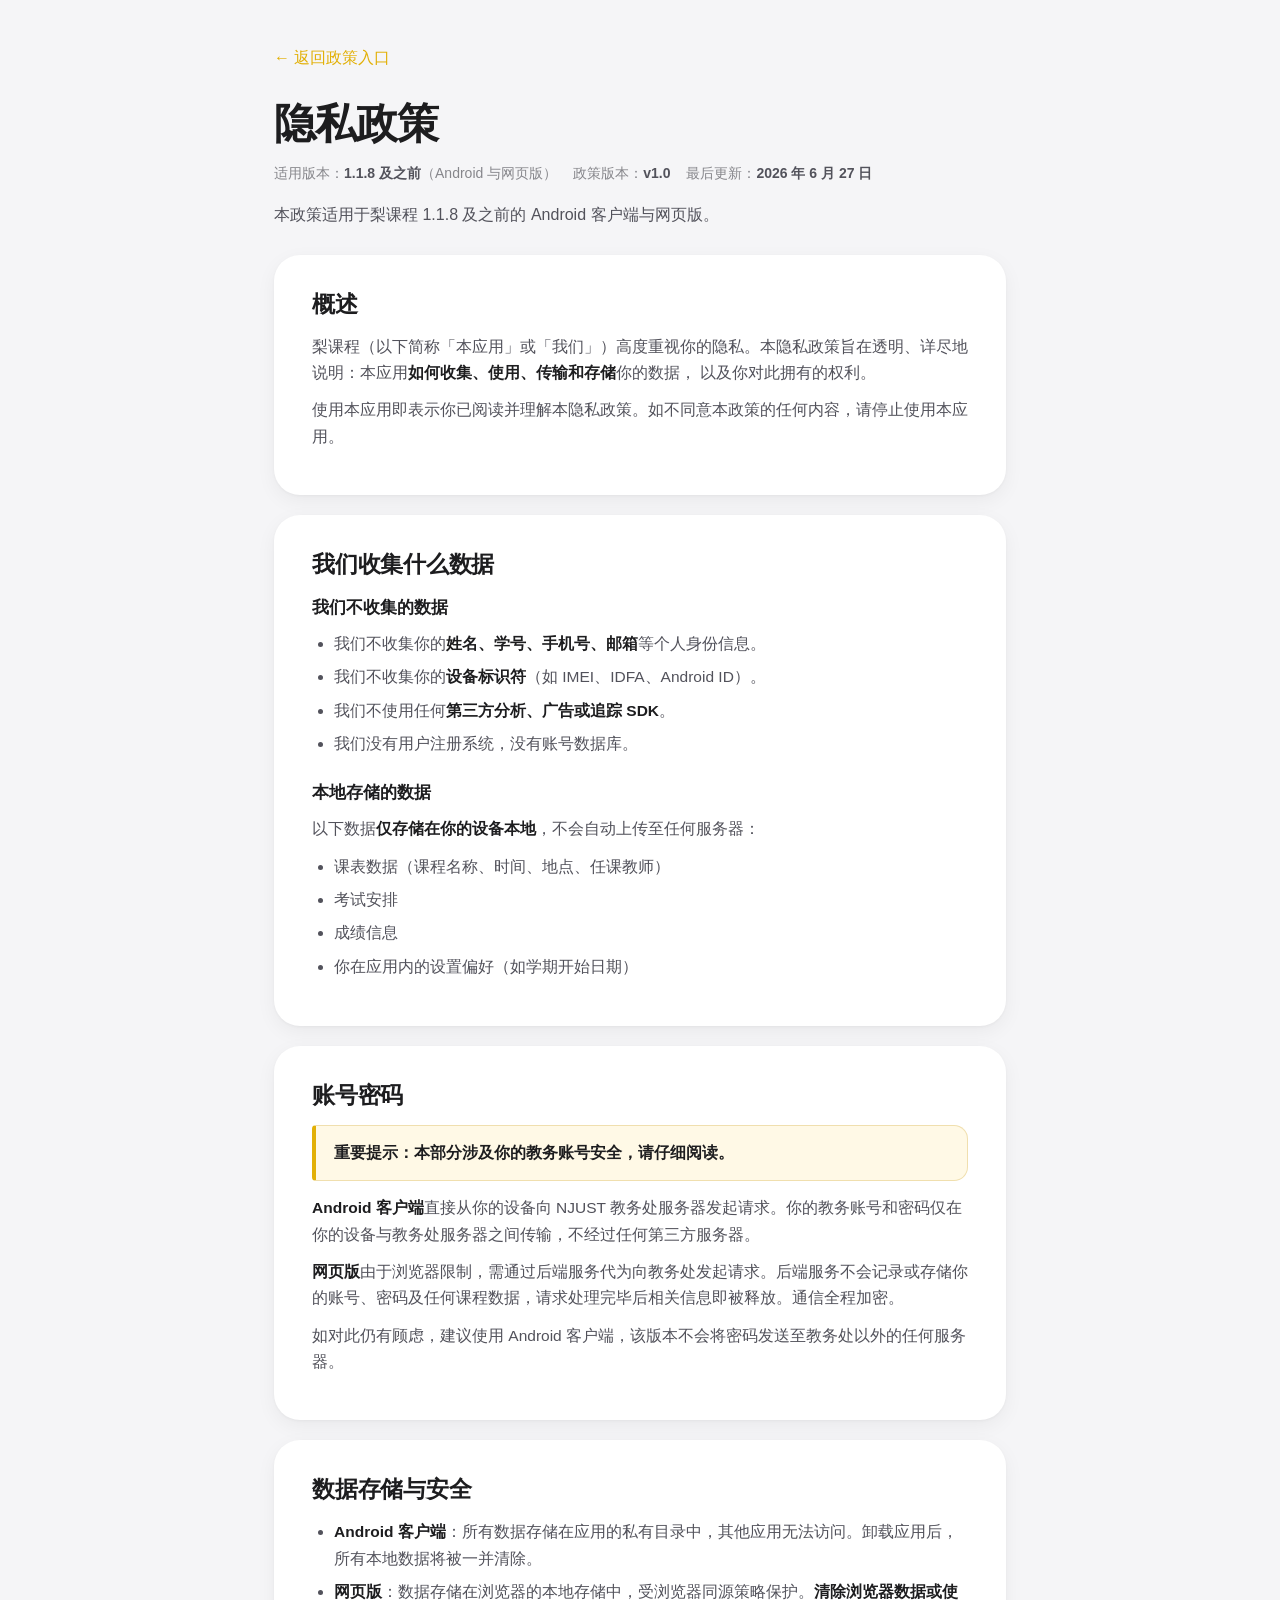
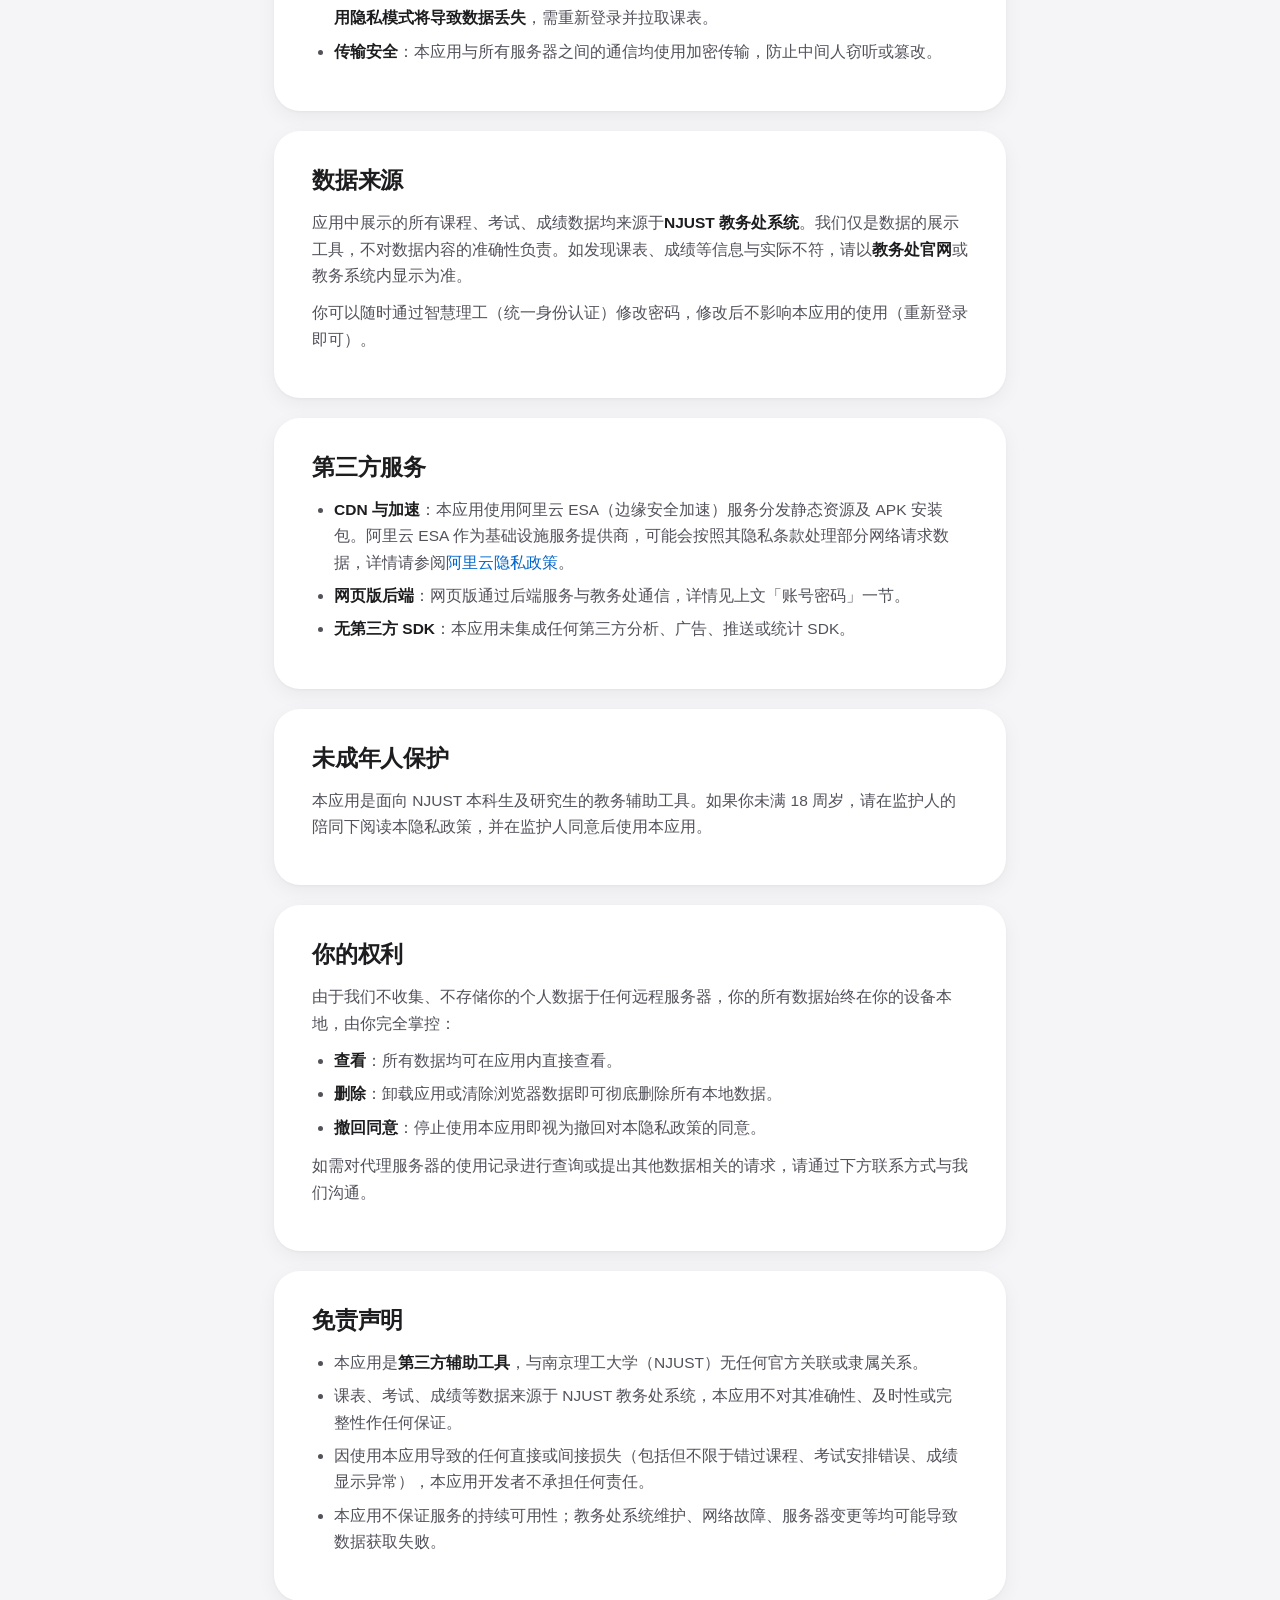
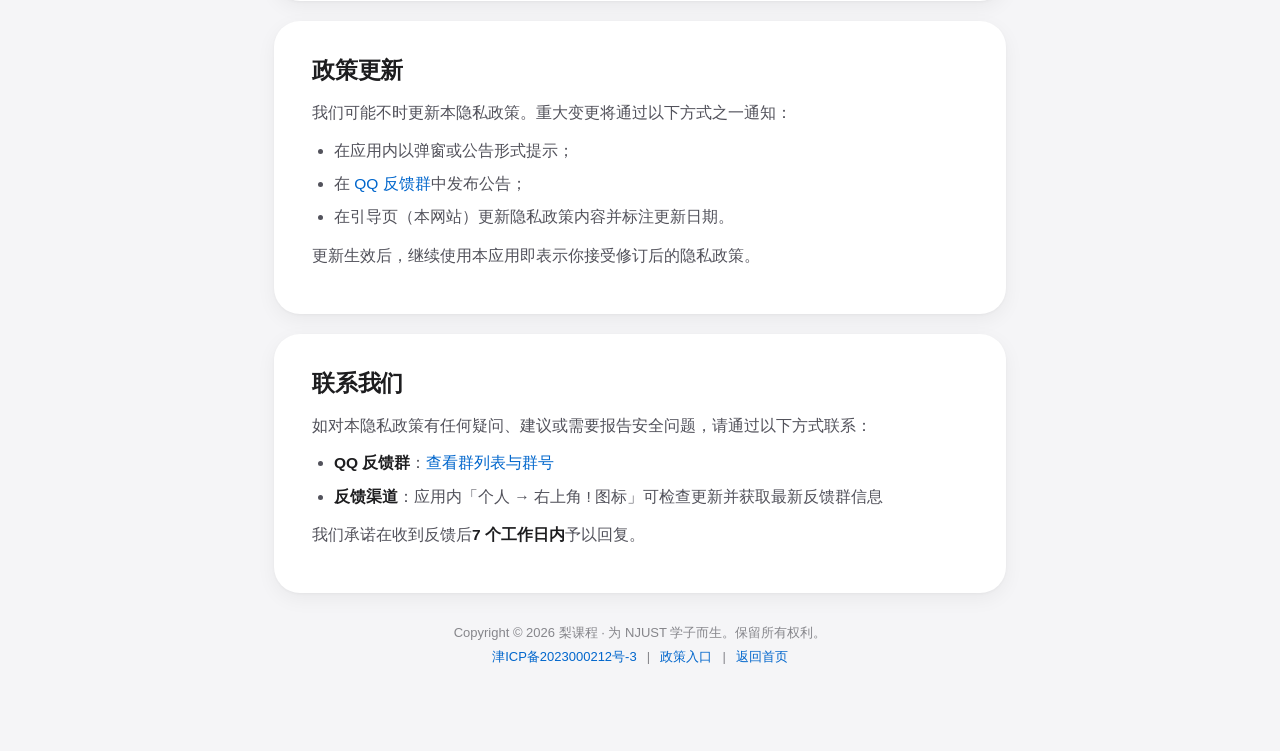
<file: privacy-old.html>
<!DOCTYPE html>
<html lang="zh-CN">

<head>
    <meta charset="UTF-8">
    <meta name="viewport" content="width=device-width, initial-scale=1.0">
    <title>隐私政策（1.1.8 及之前）· 梨课程</title>
    <meta name="description" content="梨课程 1.1.8 及之前版本（Android 与网页版）适用的隐私政策。">
    <link rel="stylesheet" href="privacy.css">
</head>

<body>
    <div class="container">
        <a href="privacy.html" class="back-link">← 返回政策入口</a>

        <header class="page-head">
            <h1>隐私政策</h1>
            <div class="meta-line">
                <span>适用版本：<strong>1.1.8 及之前</strong>（Android 与网页版）</span>
                <span>政策版本：<strong>v1.0</strong></span>
                <span>最后更新：<strong>2026 年 6 月 27 日</strong></span>
            </div>
            <p class="lead">
                本政策适用于梨课程 1.1.8 及之前的 Android 客户端与网页版。
            </p>
        </header>

        <section class="card">
            <h2>概述</h2>
            <p>
                梨课程（以下简称「本应用」或「我们」）高度重视你的隐私。本隐私政策旨在透明、详尽地说明：本应用<strong>如何收集、使用、传输和存储</strong>你的数据，
                以及你对此拥有的权利。
            </p>
            <p>使用本应用即表示你已阅读并理解本隐私政策。如不同意本政策的任何内容，请停止使用本应用。</p>
        </section>

        <section class="card">
            <h2>我们收集什么数据</h2>

            <h3>我们不收集的数据</h3>
            <ul>
                <li>我们不收集你的<strong>姓名、学号、手机号、邮箱</strong>等个人身份信息。</li>
                <li>我们不收集你的<strong>设备标识符</strong>（如 IMEI、IDFA、Android ID）。</li>
                <li>我们不使用任何<strong>第三方分析、广告或追踪 SDK</strong>。</li>
                <li>我们没有用户注册系统，没有账号数据库。</li>
            </ul>

            <h3>本地存储的数据</h3>
            <p>以下数据<strong>仅存储在你的设备本地</strong>，不会自动上传至任何服务器：</p>
            <ul>
                <li>课表数据（课程名称、时间、地点、任课教师）</li>
                <li>考试安排</li>
                <li>成绩信息</li>
                <li>你在应用内的设置偏好（如学期开始日期）</li>
            </ul>
        </section>

        <section class="card">
            <h2>账号密码</h2>

            <div class="note note--warn">
                <p><strong>重要提示：本部分涉及你的教务账号安全，请仔细阅读。</strong></p>
            </div>

            <p><strong>Android 客户端</strong>直接从你的设备向 NJUST 教务处服务器发起请求。你的教务账号和密码仅在你的设备与教务处服务器之间传输，不经过任何第三方服务器。</p>
            <p><strong>网页版</strong>由于浏览器限制，需通过后端服务代为向教务处发起请求。后端服务不会记录或存储你的账号、密码及任何课程数据，请求处理完毕后相关信息即被释放。通信全程加密。</p>
            <p>如对此仍有顾虑，建议使用 Android 客户端，该版本不会将密码发送至教务处以外的任何服务器。</p>
        </section>

        <section class="card">
            <h2>数据存储与安全</h2>
            <ul>
                <li><strong>Android 客户端</strong>：所有数据存储在应用的私有目录中，其他应用无法访问。卸载应用后，所有本地数据将被一并清除。</li>
                <li><strong>网页版</strong>：数据存储在浏览器的本地存储中，受浏览器同源策略保护。<strong>清除浏览器数据或使用隐私模式将导致数据丢失</strong>，需重新登录并拉取课表。</li>
                <li><strong>传输安全</strong>：本应用与所有服务器之间的通信均使用加密传输，防止中间人窃听或篡改。</li>
            </ul>
        </section>

        <section class="card">
            <h2>数据来源</h2>
            <p>应用中展示的所有课程、考试、成绩数据均来源于<strong>NJUST 教务处系统</strong>。我们仅是数据的展示工具，不对数据内容的准确性负责。如发现课表、成绩等信息与实际不符，请以<strong>教务处官网</strong>或教务系统内显示为准。</p>
            <p>你可以随时通过智慧理工（统一身份认证）修改密码，修改后不影响本应用的使用（重新登录即可）。</p>
        </section>

        <section class="card">
            <h2>第三方服务</h2>
            <ul>
                <li><strong>CDN 与加速</strong>：本应用使用阿里云 ESA（边缘安全加速）服务分发静态资源及 APK 安装包。阿里云 ESA 作为基础设施服务提供商，可能会按照其隐私条款处理部分网络请求数据，详情请参阅<a class="inline" href="https://www.aliyun.com/" target="_blank" rel="noopener">阿里云隐私政策</a>。</li>
                <li><strong>网页版后端</strong>：网页版通过后端服务与教务处通信，详情见上文「账号密码」一节。</li>
                <li><strong>无第三方 SDK</strong>：本应用未集成任何第三方分析、广告、推送或统计 SDK。</li>
            </ul>
        </section>

        <section class="card">
            <h2>未成年人保护</h2>
            <p>本应用是面向 NJUST 本科生及研究生的教务辅助工具。如果你未满 18 周岁，请在监护人的陪同下阅读本隐私政策，并在监护人同意后使用本应用。</p>
        </section>

        <section class="card">
            <h2>你的权利</h2>
            <p>由于我们不收集、不存储你的个人数据于任何远程服务器，你的所有数据始终在你的设备本地，由你完全掌控：</p>
            <ul>
                <li><strong>查看</strong>：所有数据均可在应用内直接查看。</li>
                <li><strong>删除</strong>：卸载应用或清除浏览器数据即可彻底删除所有本地数据。</li>
                <li><strong>撤回同意</strong>：停止使用本应用即视为撤回对本隐私政策的同意。</li>
            </ul>
            <p>如需对代理服务器的使用记录进行查询或提出其他数据相关的请求，请通过下方联系方式与我们沟通。</p>
        </section>

        <section class="card">
            <h2>免责声明</h2>
            <ul>
                <li>本应用是<strong>第三方辅助工具</strong>，与南京理工大学（NJUST）无任何官方关联或隶属关系。</li>
                <li>课表、考试、成绩等数据来源于 NJUST 教务处系统，本应用不对其准确性、及时性或完整性作任何保证。</li>
                <li>因使用本应用导致的任何直接或间接损失（包括但不限于错过课程、考试安排错误、成绩显示异常），本应用开发者不承担任何责任。</li>
                <li>本应用不保证服务的持续可用性；教务处系统维护、网络故障、服务器变更等均可能导致数据获取失败。</li>
            </ul>
        </section>

        <section class="card">
            <h2>政策更新</h2>
            <p>我们可能不时更新本隐私政策。重大变更将通过以下方式之一通知：</p>
            <ul>
                <li>在应用内以弹窗或公告形式提示；</li>
                <li>在 <a class="inline" href="contact/index.html">QQ 反馈群</a>中发布公告；</li>
                <li>在引导页（本网站）更新隐私政策内容并标注更新日期。</li>
            </ul>
            <p>更新生效后，继续使用本应用即表示你接受修订后的隐私政策。</p>
        </section>

        <section class="card">
            <h2>联系我们</h2>
            <p>如对本隐私政策有任何疑问、建议或需要报告安全问题，请通过以下方式联系：</p>
            <ul>
                <li><strong>QQ 反馈群</strong>：<a class="inline" href="contact/index.html">查看群列表与群号</a></li>
                <li><strong>反馈渠道</strong>：应用内「个人 → 右上角 ! 图标」可检查更新并获取最新反馈群信息</li>
            </ul>
            <p>我们承诺在收到反馈后<strong>7 个工作日内</strong>予以回复。</p>
        </section>

        <p class="footer-note">
            Copyright &copy; 2026 梨课程 · 为 NJUST 学子而生。保留所有权利。<br>
            <a href="https://beian.miit.gov.cn/" target="_blank" rel="noopener">津ICP备2023000212号-3</a>
            &ensp;|&ensp;
            <a href="privacy.html">政策入口</a>
            &ensp;|&ensp;
            <a href="index.html">返回首页</a>
        </p>
    </div>
</body>

</html>
</file>
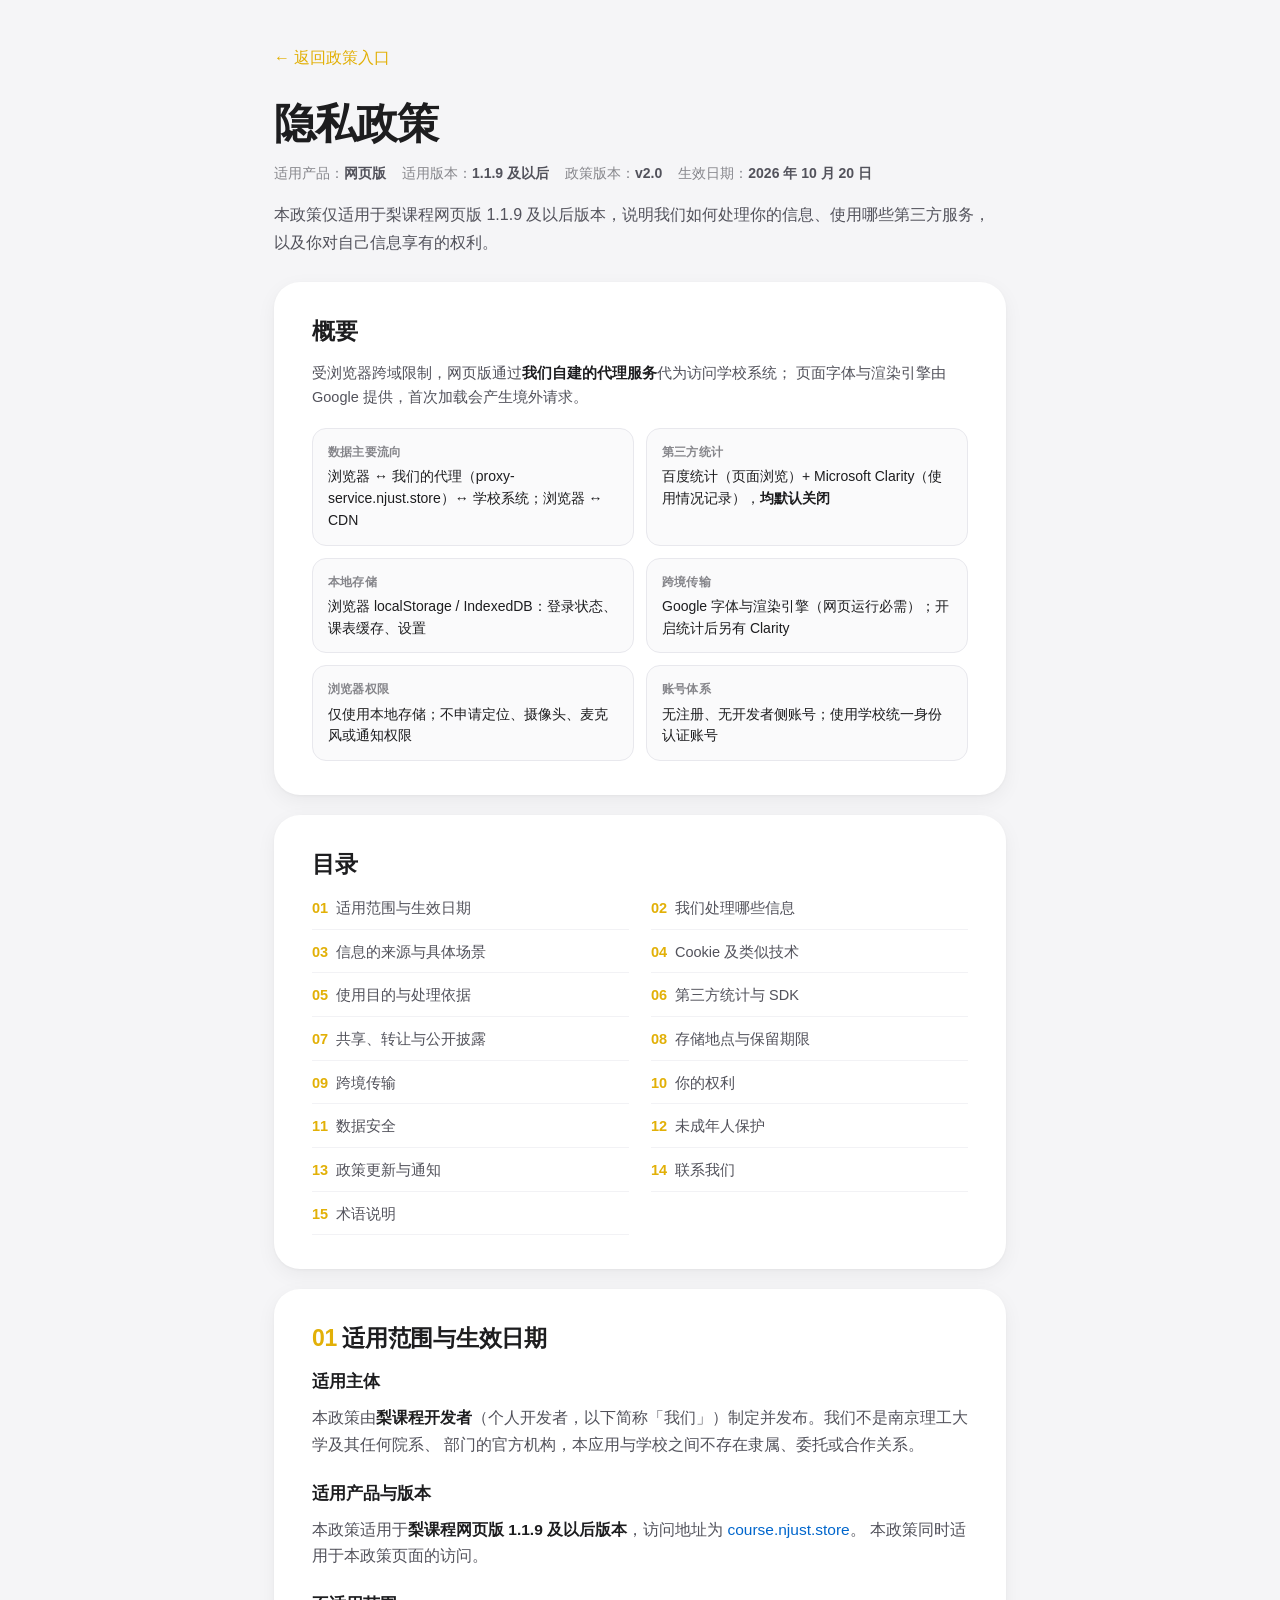
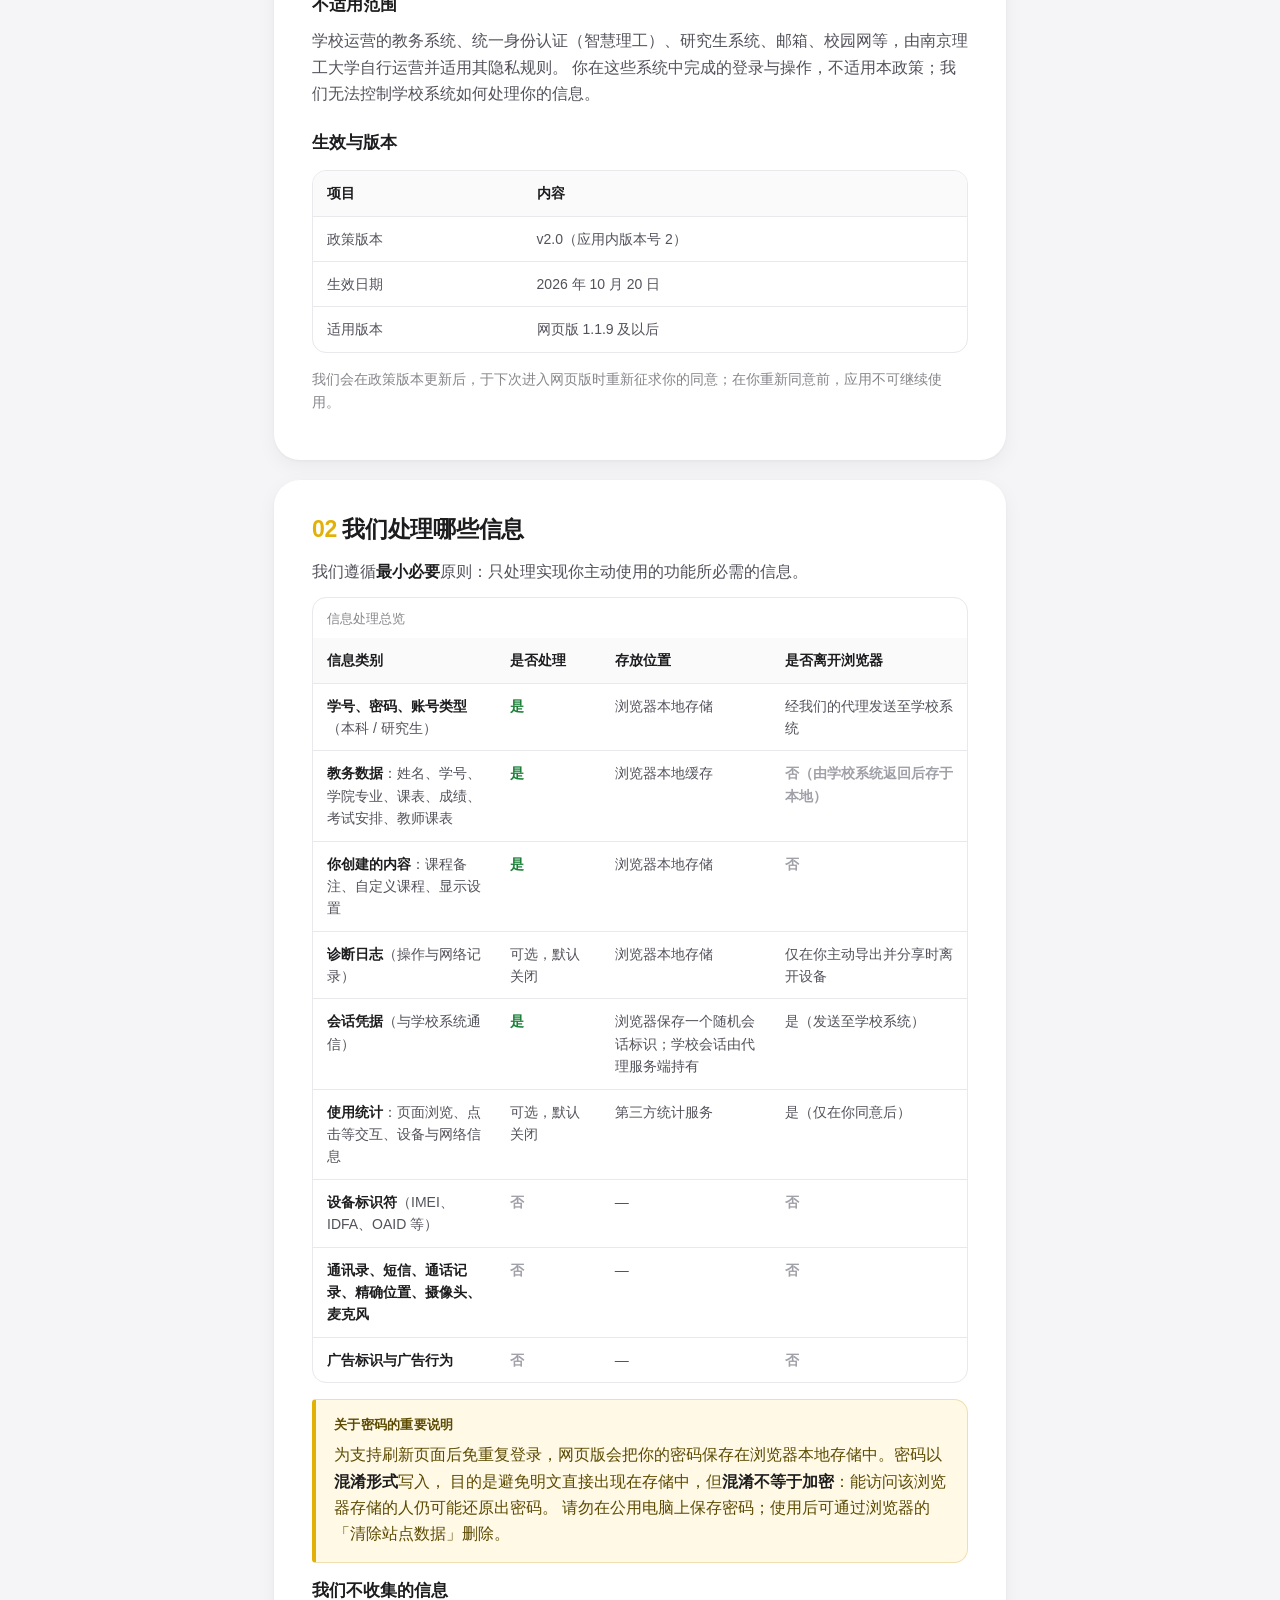
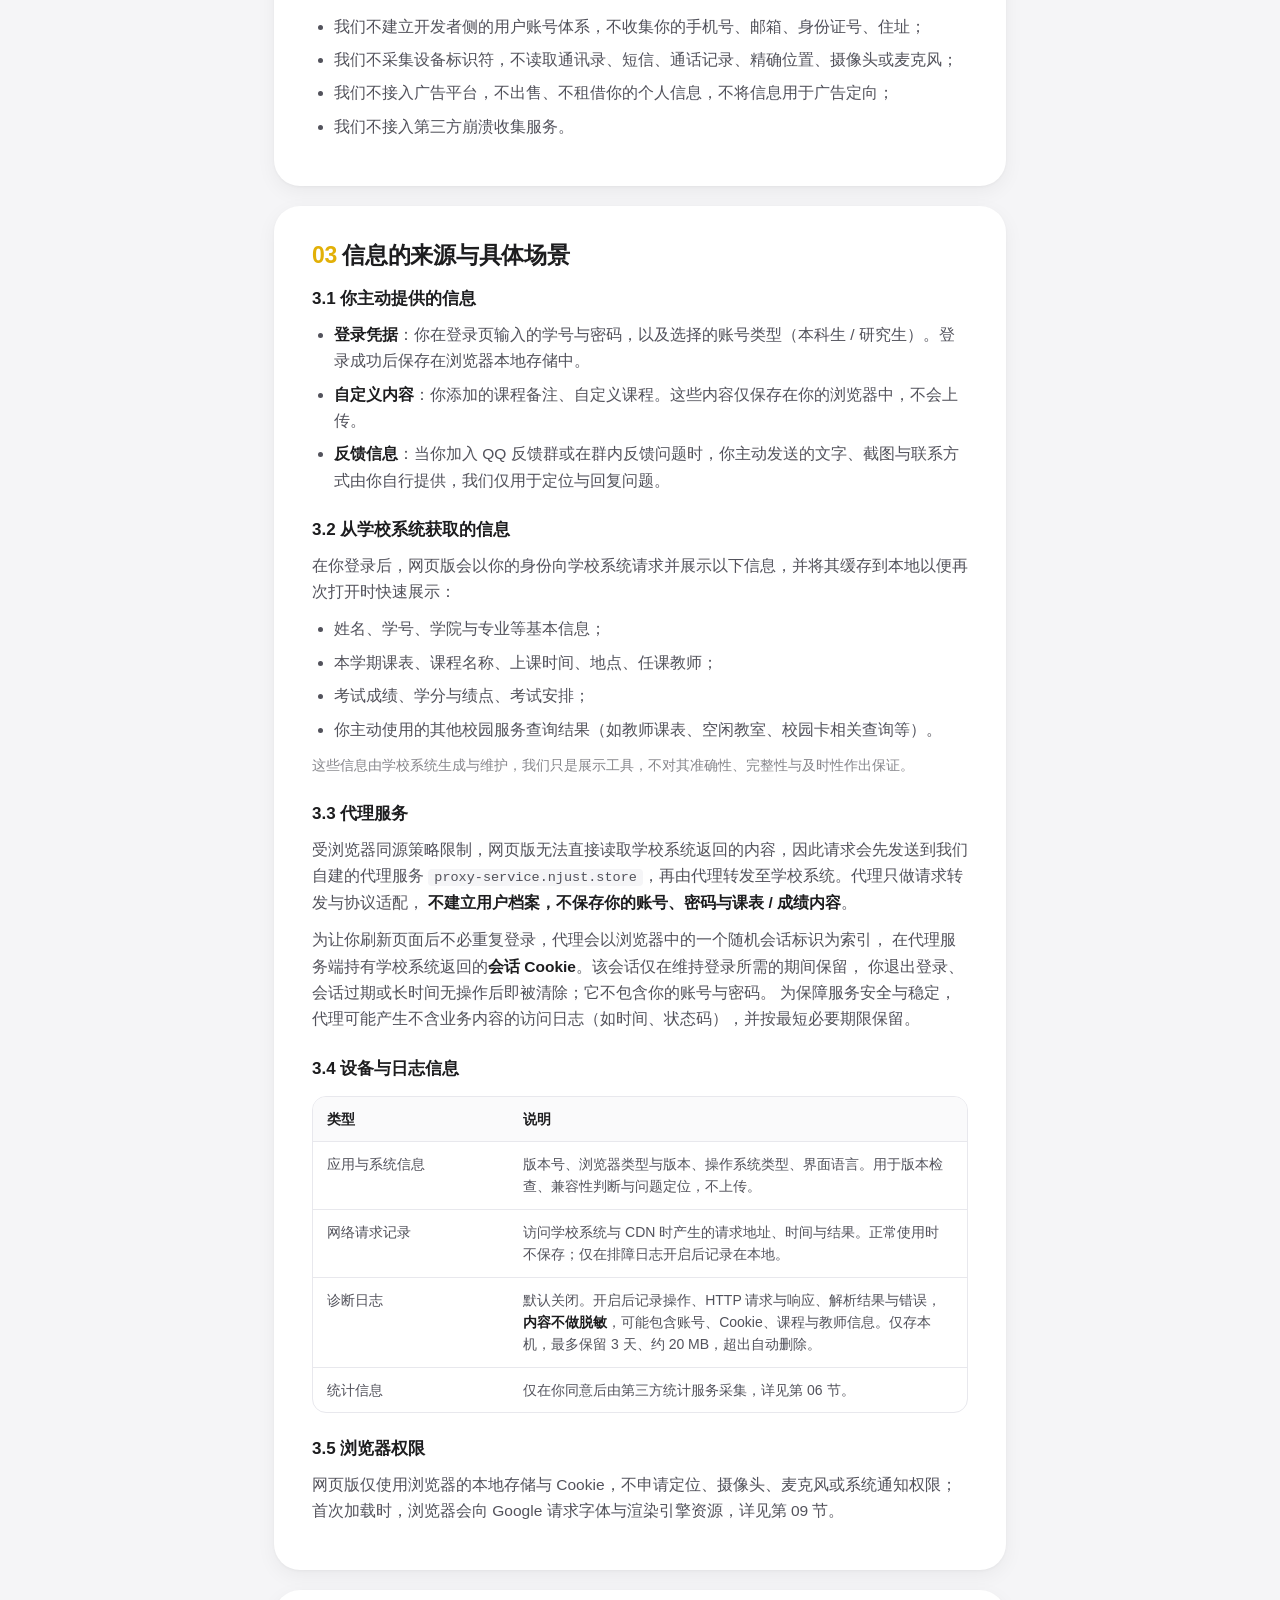
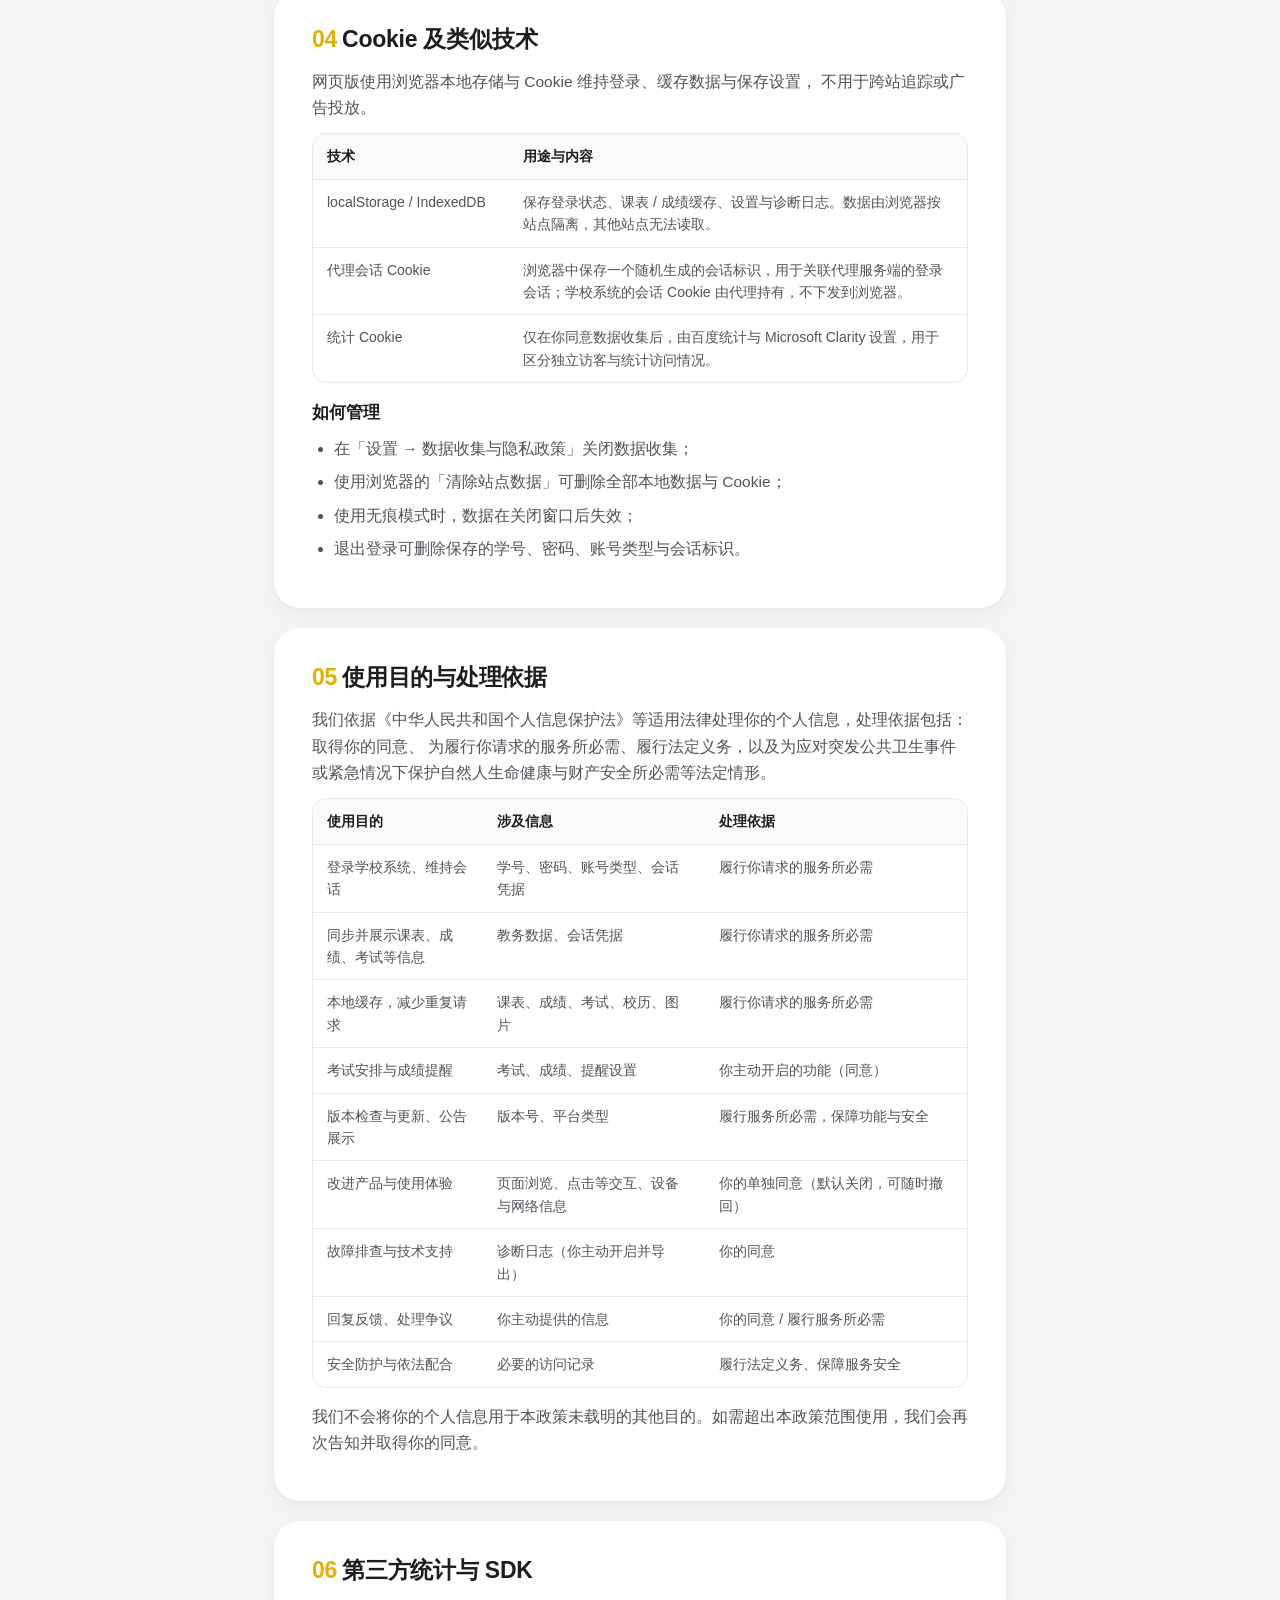
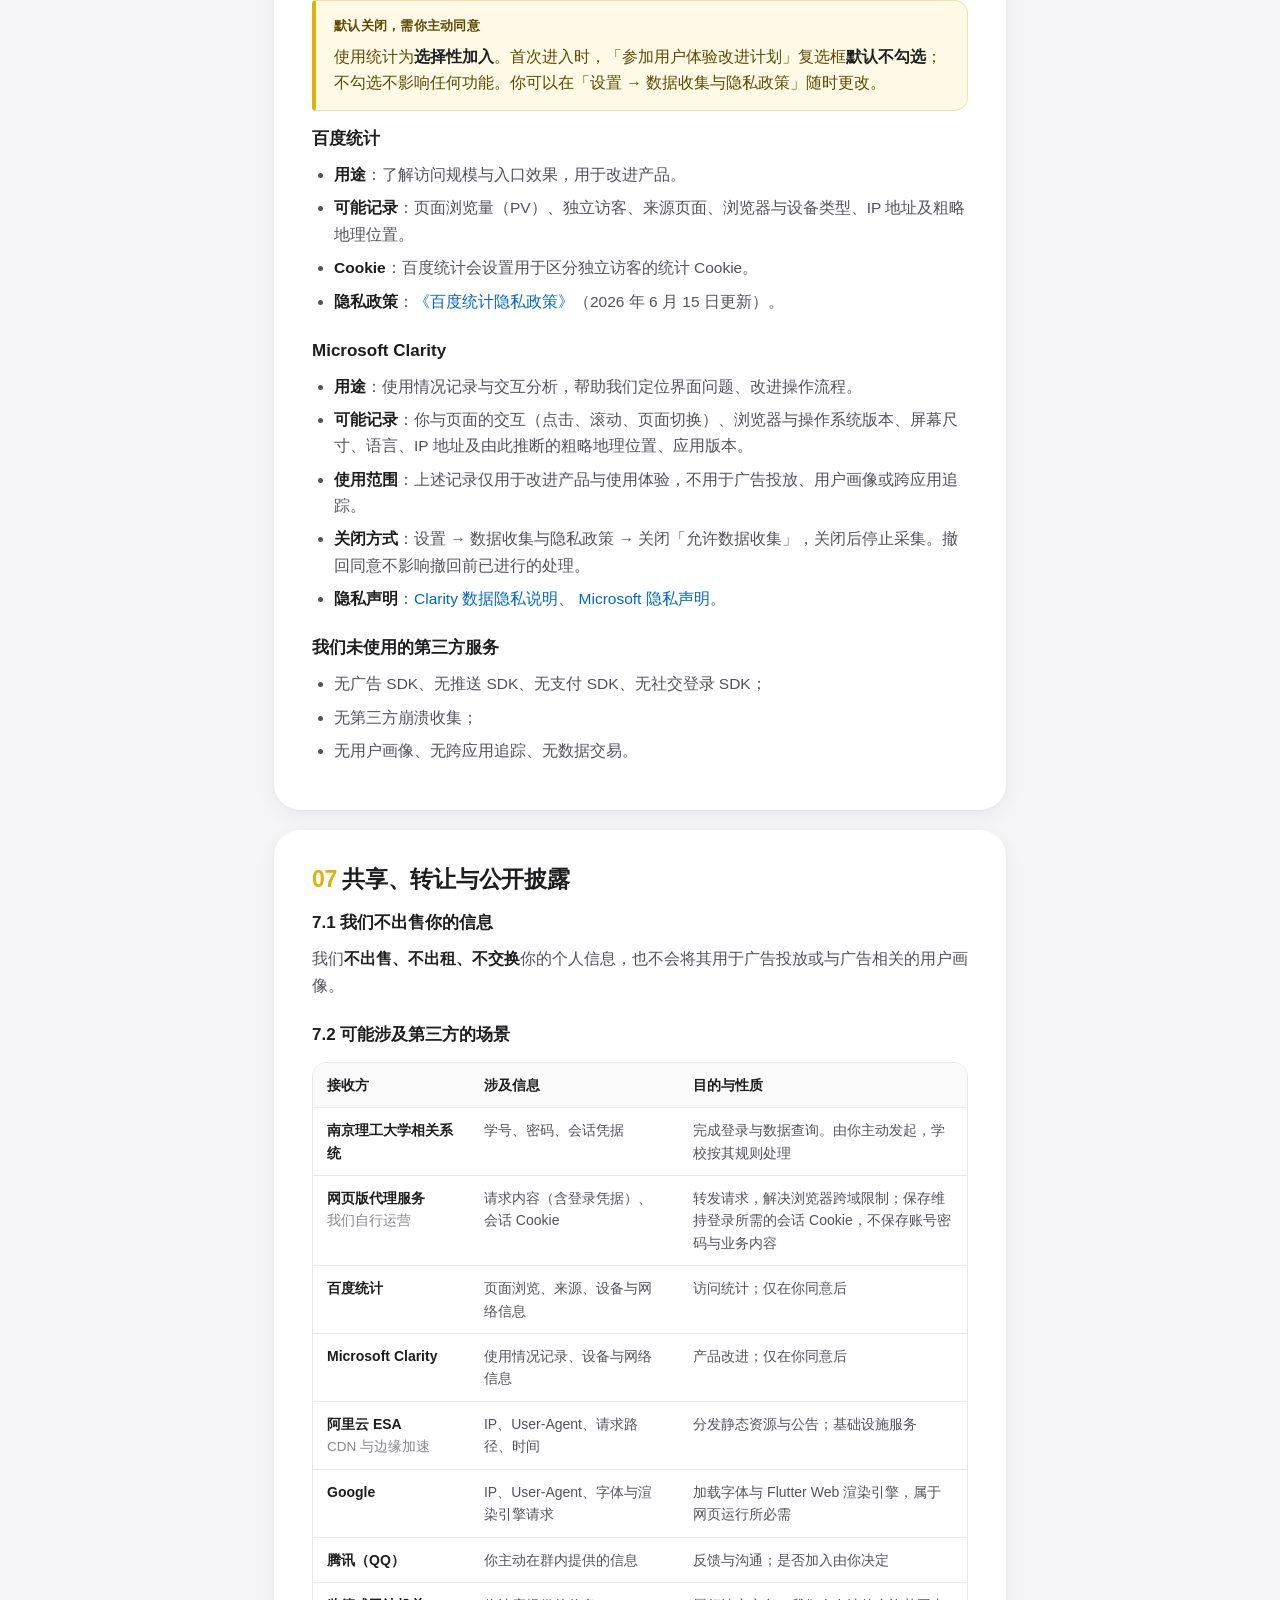
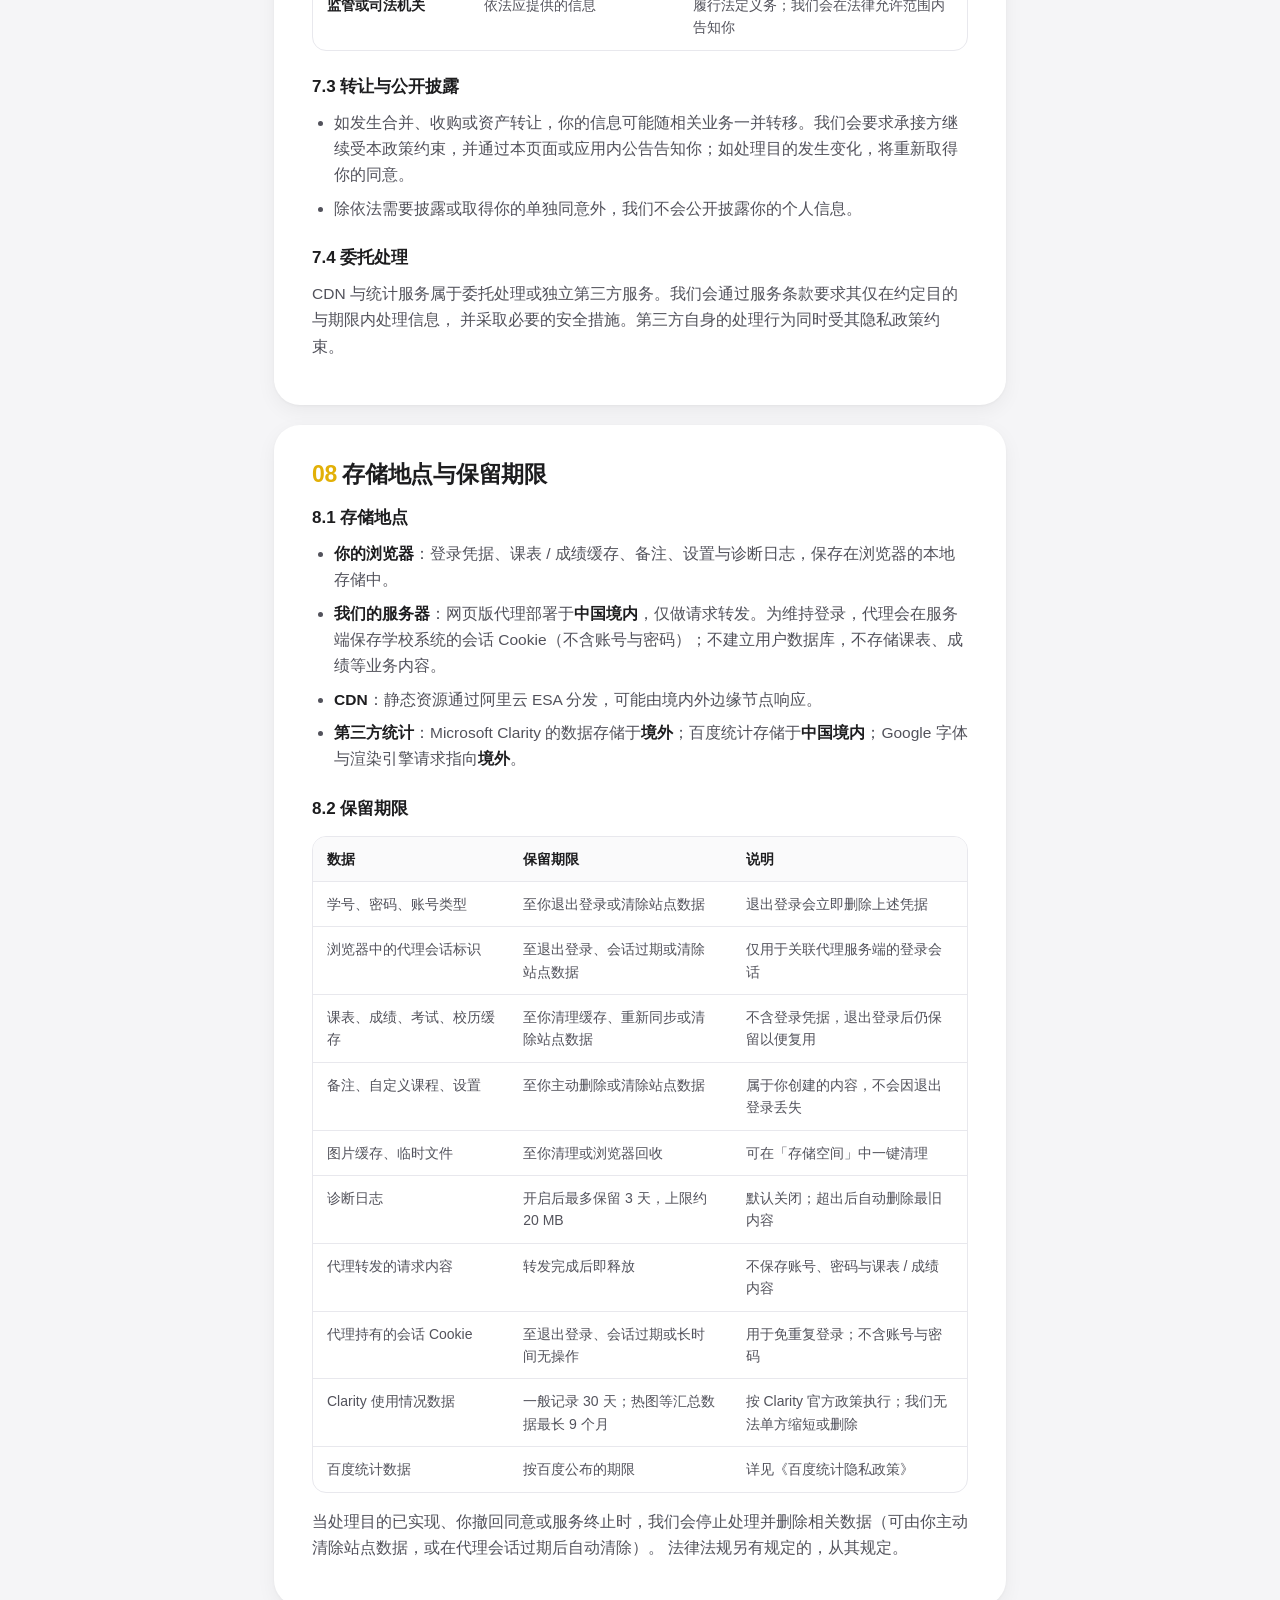
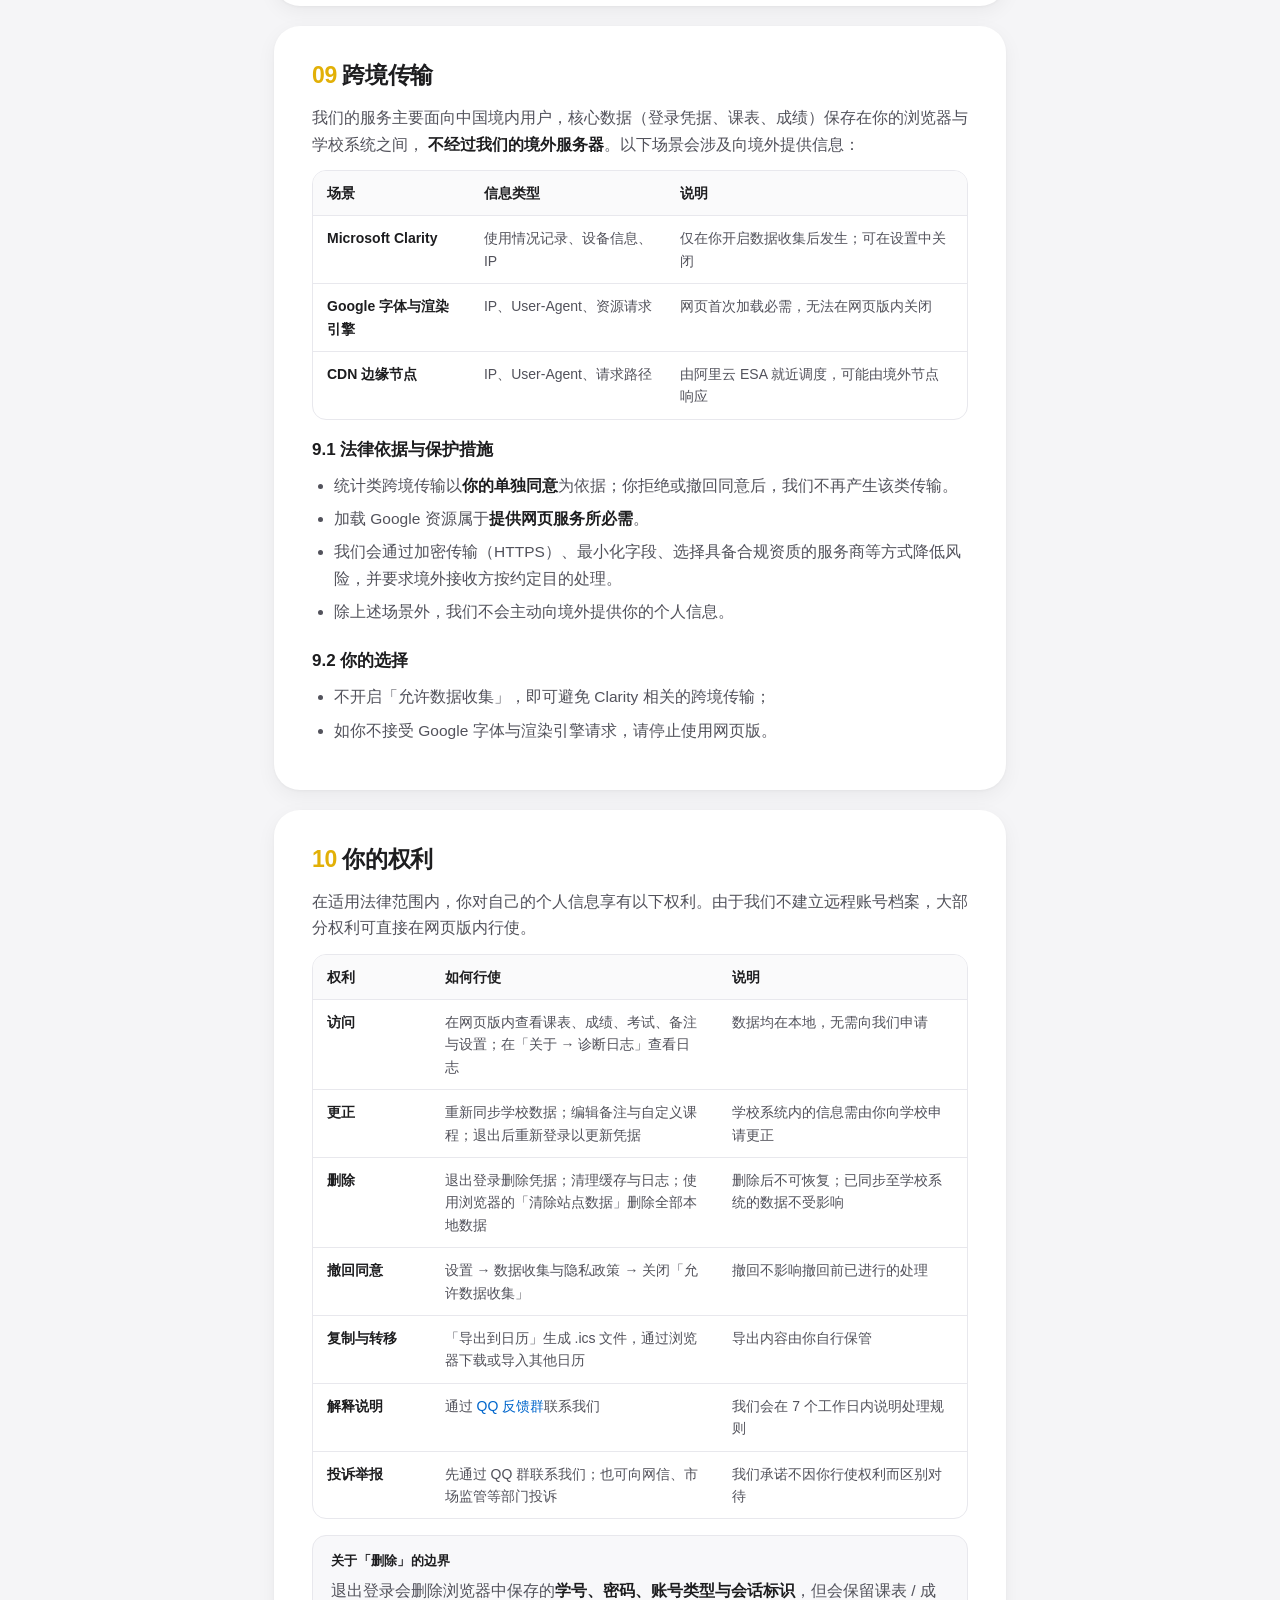
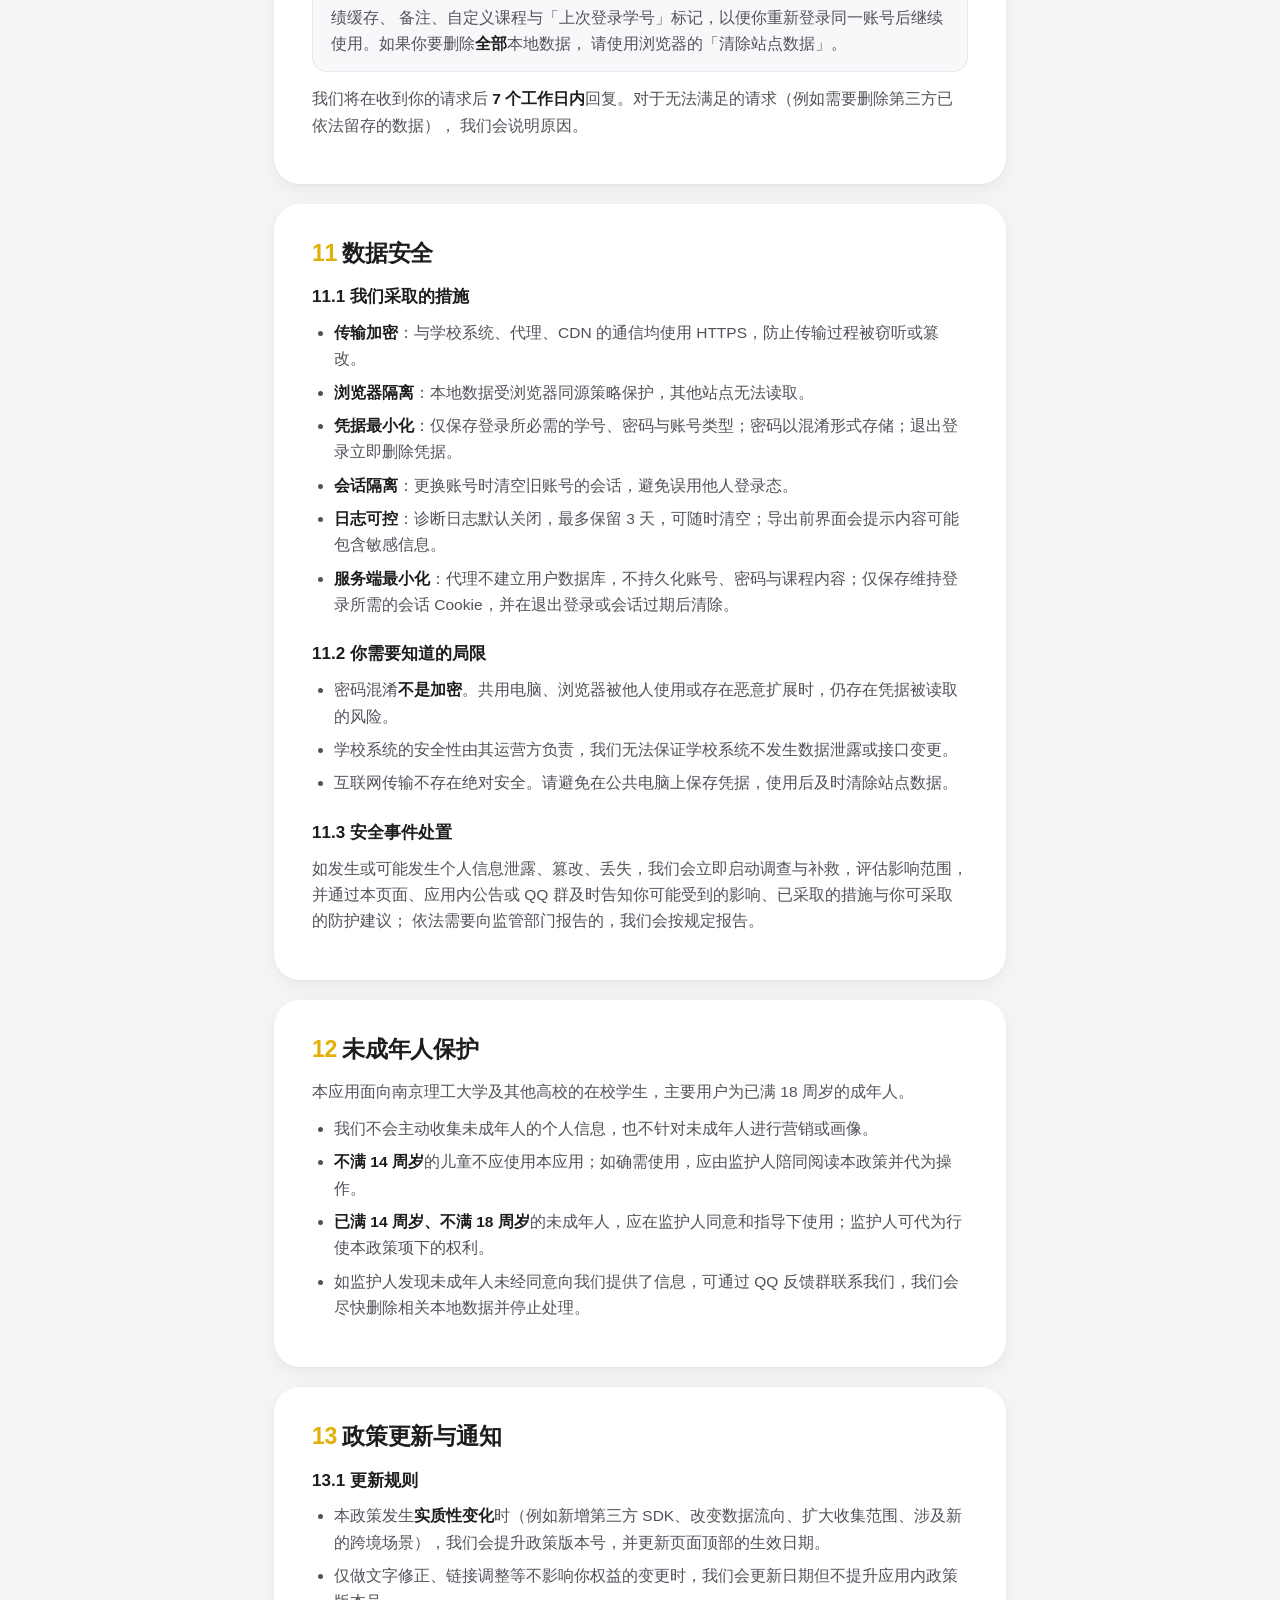
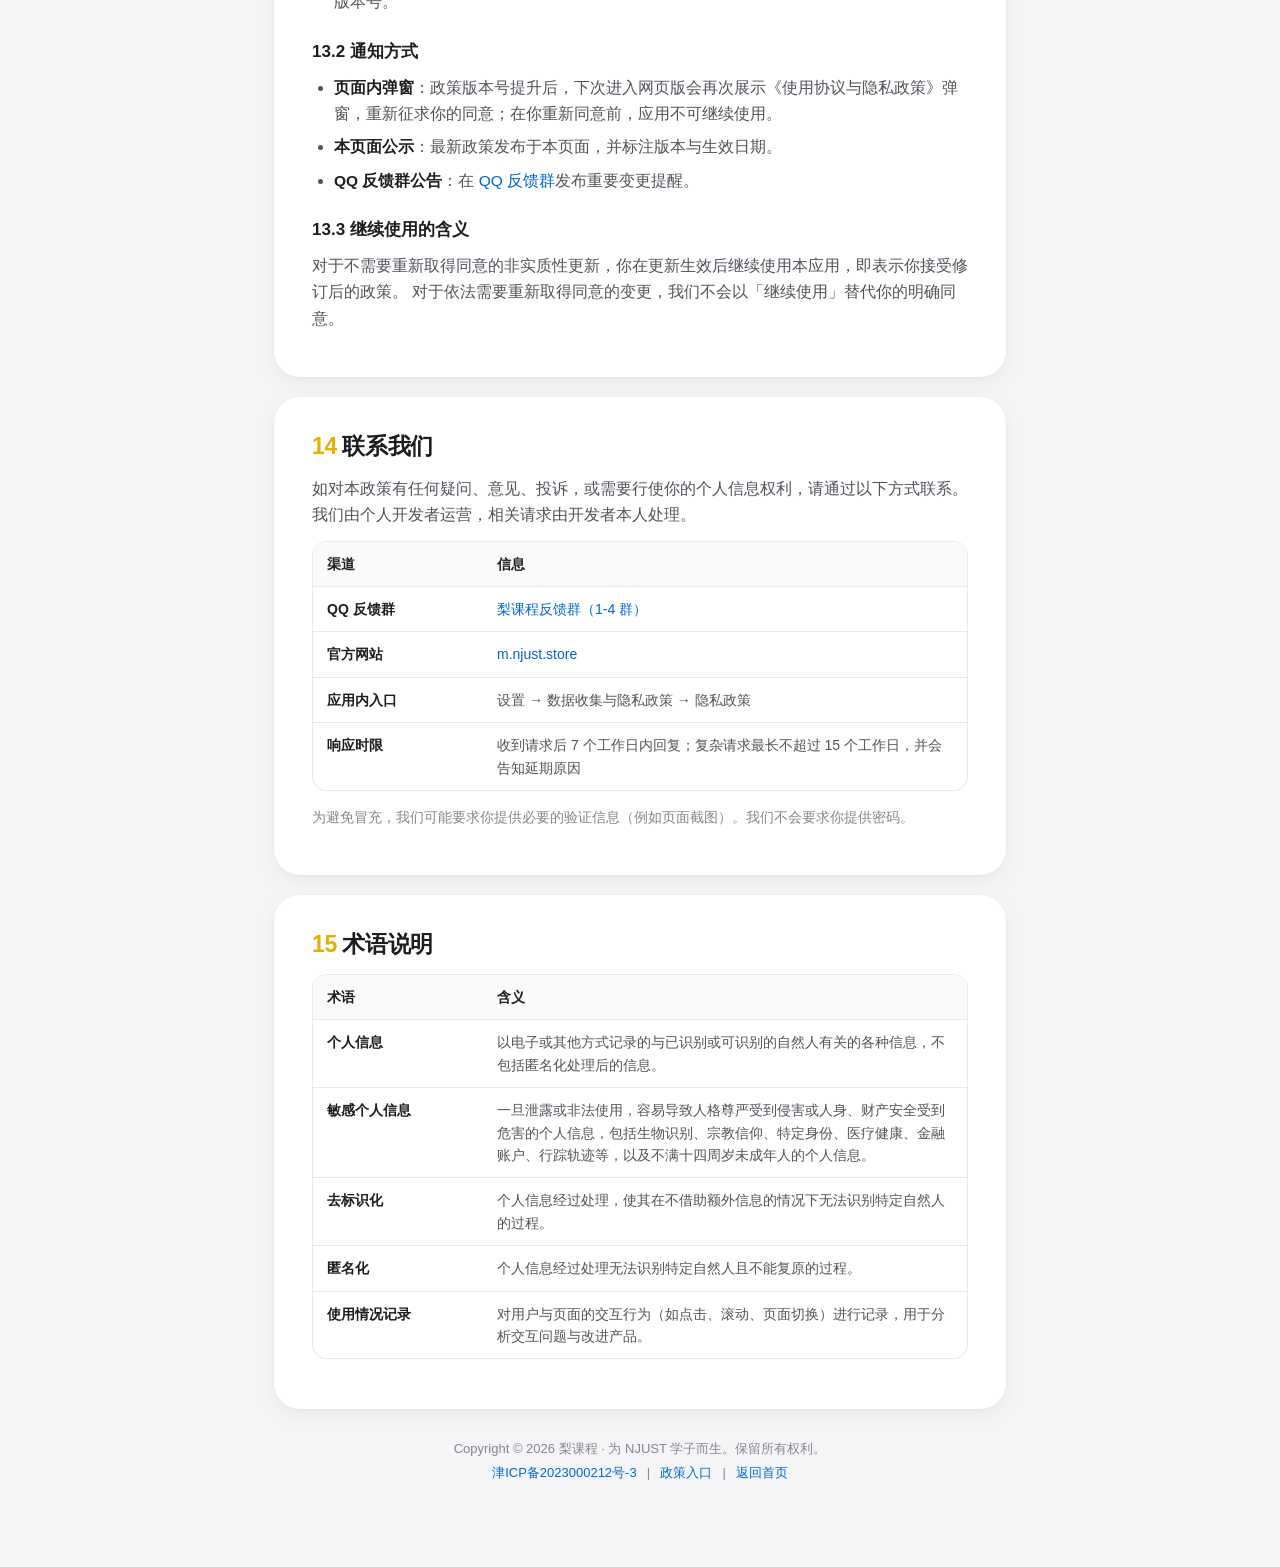
<file: privacy-web.html>
<!DOCTYPE html>
<html lang="zh-CN">

<head>
    <meta charset="UTF-8">
    <meta name="viewport" content="width=device-width, initial-scale=1.0">
    <title>隐私政策（网页版）· 梨课程</title>
    <meta name="description" content="梨课程网页版（1.1.9 及以后）隐私政策：代理访问、Cookie 与本地存储、第三方统计、跨境传输与你的权利。">
    <link rel="stylesheet" href="privacy.css">
</head>

<body>
    <div class="container">
        <a href="privacy.html" class="back-link">← 返回政策入口</a>

        <header class="page-head">
            <h1>隐私政策</h1>
            <div class="meta-line">
                <span>适用产品：<strong>网页版</strong></span>
                <span>适用版本：<strong>1.1.9 及以后</strong></span>
                <span>政策版本：<strong>v2.0</strong></span>
                <span>生效日期：<strong>2026 年 10 月 20 日</strong></span>
            </div>
            <p class="lead">
                本政策仅适用于梨课程网页版 1.1.9 及以后版本，说明我们如何处理你的信息、使用哪些第三方服务，
                以及你对自己信息享有的权利。
            </p>
        </header>

        <!-- ── 概要 ── -->
        <section class="card" id="overview">
            <h2>概要</h2>
            <p class="overview-desc">
                受浏览器跨域限制，网页版通过<strong>我们自建的代理服务</strong>代为访问学校系统；
                页面字体与渲染引擎由 Google 提供，首次加载会产生境外请求。
            </p>
            <dl class="facts">
                <div class="fact">
                    <dt>数据主要流向</dt>
                    <dd>浏览器 ↔ 我们的代理（proxy-service.njust.store）↔ 学校系统；浏览器 ↔ CDN</dd>
                </div>
                <div class="fact">
                    <dt>第三方统计</dt>
                    <dd>百度统计（页面浏览）+ Microsoft Clarity（使用情况记录），<strong>均默认关闭</strong></dd>
                </div>
                <div class="fact">
                    <dt>本地存储</dt>
                    <dd>浏览器 localStorage / IndexedDB：登录状态、课表缓存、设置</dd>
                </div>
                <div class="fact">
                    <dt>跨境传输</dt>
                    <dd>Google 字体与渲染引擎（网页运行必需）；开启统计后另有 Clarity</dd>
                </div>
                <div class="fact">
                    <dt>浏览器权限</dt>
                    <dd>仅使用本地存储；不申请定位、摄像头、麦克风或通知权限</dd>
                </div>
                <div class="fact">
                    <dt>账号体系</dt>
                    <dd>无注册、无开发者侧账号；使用学校统一身份认证账号</dd>
                </div>
            </dl>
        </section>

        <!-- ── 目录 ── -->
        <nav class="card" aria-labelledby="toc-title">
            <h2 id="toc-title" style="margin-bottom:8px;">目录</h2>
            <div class="toc">
                <a href="#scope"><span class="toc-num">01</span>适用范围与生效日期</a>
                <a href="#data-types"><span class="toc-num">02</span>我们处理哪些信息</a>
                <a href="#sources"><span class="toc-num">03</span>信息的来源与具体场景</a>
                <a href="#cookies"><span class="toc-num">04</span>Cookie 及类似技术</a>
                <a href="#purposes"><span class="toc-num">05</span>使用目的与处理依据</a>
                <a href="#third-party"><span class="toc-num">06</span>第三方统计与 SDK</a>
                <a href="#sharing"><span class="toc-num">07</span>共享、转让与公开披露</a>
                <a href="#retention"><span class="toc-num">08</span>存储地点与保留期限</a>
                <a href="#cross-border"><span class="toc-num">09</span>跨境传输</a>
                <a href="#rights"><span class="toc-num">10</span>你的权利</a>
                <a href="#security"><span class="toc-num">11</span>数据安全</a>
                <a href="#minors"><span class="toc-num">12</span>未成年人保护</a>
                <a href="#updates"><span class="toc-num">13</span>政策更新与通知</a>
                <a href="#contact"><span class="toc-num">14</span>联系我们</a>
                <a href="#definitions"><span class="toc-num">15</span>术语说明</a>
            </div>
        </nav>

        <!-- ── 01 ── -->
        <section class="card" id="scope">
            <h2><span class="num">01</span>适用范围与生效日期</h2>

            <h3>适用主体</h3>
            <p>
                本政策由<strong>梨课程开发者</strong>（个人开发者，以下简称「我们」）制定并发布。我们不是南京理工大学及其任何院系、
                部门的官方机构，本应用与学校之间不存在隶属、委托或合作关系。
            </p>

            <h3>适用产品与版本</h3>
            <p>
                本政策适用于<strong>梨课程网页版 1.1.9 及以后版本</strong>，访问地址为
                <a class="inline" href="https://course.njust.store" target="_blank" rel="noopener">course.njust.store</a>。
                本政策同时适用于本政策页面的访问。
            </p>

            <h3>不适用范围</h3>
            <p>
                学校运营的教务系统、统一身份认证（智慧理工）、研究生系统、邮箱、校园网等，由南京理工大学自行运营并适用其隐私规则。
                你在这些系统中完成的登录与操作，不适用本政策；我们无法控制学校系统如何处理你的信息。
            </p>

            <h3>生效与版本</h3>
            <div class="table-wrap">
                <table>
                    <thead>
                        <tr>
                            <th>项目</th>
                            <th>内容</th>
                        </tr>
                    </thead>
                    <tbody>
                        <tr>
                            <td>政策版本</td>
                            <td>v2.0（应用内版本号 2）</td>
                        </tr>
                        <tr>
                            <td>生效日期</td>
                            <td>2026 年 10 月 20 日</td>
                        </tr>
                        <tr>
                            <td>适用版本</td>
                            <td>网页版 1.1.9 及以后</td>
                        </tr>
                    </tbody>
                </table>
            </div>
            <p class="muted">
                我们会在政策版本更新后，于下次进入网页版时重新征求你的同意；在你重新同意前，应用不可继续使用。
            </p>
        </section>

        <!-- ── 02 ── -->
        <section class="card" id="data-types">
            <h2><span class="num">02</span>我们处理哪些信息</h2>
            <p>
                我们遵循<strong>最小必要</strong>原则：只处理实现你主动使用的功能所必需的信息。
            </p>

            <div class="table-wrap">
                <table>
                    <caption>信息处理总览</caption>
                    <thead>
                        <tr>
                            <th style="width:28%;">信息类别</th>
                            <th style="width:16%;">是否处理</th>
                            <th style="width:26%;">存放位置</th>
                            <th>是否离开浏览器</th>
                        </tr>
                    </thead>
                    <tbody>
                        <tr>
                            <td><strong>学号、密码、账号类型</strong>（本科 / 研究生）</td>
                            <td class="yes">是</td>
                            <td>浏览器本地存储</td>
                            <td>经我们的代理发送至学校系统</td>
                        </tr>
                        <tr>
                            <td><strong>教务数据</strong>：姓名、学号、学院专业、课表、成绩、考试安排、教师课表</td>
                            <td class="yes">是</td>
                            <td>浏览器本地缓存</td>
                            <td class="no">否（由学校系统返回后存于本地）</td>
                        </tr>
                        <tr>
                            <td><strong>你创建的内容</strong>：课程备注、自定义课程、显示设置</td>
                            <td class="yes">是</td>
                            <td>浏览器本地存储</td>
                            <td class="no">否</td>
                        </tr>
                        <tr>
                            <td><strong>诊断日志</strong>（操作与网络记录）</td>
                            <td>可选，默认关闭</td>
                            <td>浏览器本地存储</td>
                            <td>仅在你主动导出并分享时离开设备</td>
                        </tr>
                        <tr>
                            <td><strong>会话凭据</strong>（与学校系统通信）</td>
                            <td class="yes">是</td>
                            <td>浏览器保存一个随机会话标识；学校会话由代理服务端持有</td>
                            <td>是（发送至学校系统）</td>
                        </tr>
                        <tr>
                            <td><strong>使用统计</strong>：页面浏览、点击等交互、设备与网络信息</td>
                            <td>可选，默认关闭</td>
                            <td>第三方统计服务</td>
                            <td>是（仅在你同意后）</td>
                        </tr>
                        <tr>
                            <td><strong>设备标识符</strong>（IMEI、IDFA、OAID 等）</td>
                            <td class="no">否</td>
                            <td>—</td>
                            <td class="no">否</td>
                        </tr>
                        <tr>
                            <td><strong>通讯录、短信、通话记录、精确位置、摄像头、麦克风</strong></td>
                            <td class="no">否</td>
                            <td>—</td>
                            <td class="no">否</td>
                        </tr>
                        <tr>
                            <td><strong>广告标识与广告行为</strong></td>
                            <td class="no">否</td>
                            <td>—</td>
                            <td class="no">否</td>
                        </tr>
                    </tbody>
                </table>
            </div>

            <div class="note note--warn">
                <p class="note-title">关于密码的重要说明</p>
                <p>
                    为支持刷新页面后免重复登录，网页版会把你的密码保存在浏览器本地存储中。密码以<strong>混淆形式</strong>写入，
                    目的是避免明文直接出现在存储中，但<strong>混淆不等于加密</strong>：能访问该浏览器存储的人仍可能还原出密码。
                    请勿在公用电脑上保存密码；使用后可通过浏览器的「清除站点数据」删除。
                </p>
            </div>

            <h3>我们不收集的信息</h3>
            <ul>
                <li>我们不建立开发者侧的用户账号体系，不收集你的手机号、邮箱、身份证号、住址；</li>
                <li>我们不采集设备标识符，不读取通讯录、短信、通话记录、精确位置、摄像头或麦克风；</li>
                <li>我们不接入广告平台，不出售、不租借你的个人信息，不将信息用于广告定向；</li>
                <li>我们不接入第三方崩溃收集服务。</li>
            </ul>
        </section>

        <!-- ── 03 ── -->
        <section class="card" id="sources">
            <h2><span class="num">03</span>信息的来源与具体场景</h2>

            <h3>3.1 你主动提供的信息</h3>
            <ul>
                <li><strong>登录凭据</strong>：你在登录页输入的学号与密码，以及选择的账号类型（本科生 / 研究生）。登录成功后保存在浏览器本地存储中。</li>
                <li><strong>自定义内容</strong>：你添加的课程备注、自定义课程。这些内容仅保存在你的浏览器中，不会上传。</li>
                <li><strong>反馈信息</strong>：当你加入 QQ 反馈群或在群内反馈问题时，你主动发送的文字、截图与联系方式由你自行提供，我们仅用于定位与回复问题。</li>
            </ul>

            <h3>3.2 从学校系统获取的信息</h3>
            <p>在你登录后，网页版会以你的身份向学校系统请求并展示以下信息，并将其缓存到本地以便再次打开时快速展示：</p>
            <ul>
                <li>姓名、学号、学院与专业等基本信息；</li>
                <li>本学期课表、课程名称、上课时间、地点、任课教师；</li>
                <li>考试成绩、学分与绩点、考试安排；</li>
                <li>你主动使用的其他校园服务查询结果（如教师课表、空闲教室、校园卡相关查询等）。</li>
            </ul>
            <p class="muted">
                这些信息由学校系统生成与维护，我们只是展示工具，不对其准确性、完整性与及时性作出保证。
            </p>

            <h3>3.3 代理服务</h3>
            <p>
                受浏览器同源策略限制，网页版无法直接读取学校系统返回的内容，因此请求会先发送到我们自建的代理服务
                <code>proxy-service.njust.store</code>，再由代理转发至学校系统。代理只做请求转发与协议适配，
                <strong>不建立用户档案，不保存你的账号、密码与课表 / 成绩内容</strong>。
            </p>
            <p>
                为让你刷新页面后不必重复登录，代理会以浏览器中的一个随机会话标识为索引，
                在代理服务端持有学校系统返回的<strong>会话 Cookie</strong>。该会话仅在维持登录所需的期间保留，
                你退出登录、会话过期或长时间无操作后即被清除；它不包含你的账号与密码。
                为保障服务安全与稳定，代理可能产生不含业务内容的访问日志（如时间、状态码），并按最短必要期限保留。
            </p>

            <h3>3.4 设备与日志信息</h3>
            <div class="table-wrap">
                <table>
                    <thead>
                        <tr>
                            <th style="width:30%;">类型</th>
                            <th>说明</th>
                        </tr>
                    </thead>
                    <tbody>
                        <tr>
                            <td>应用与系统信息</td>
                            <td>版本号、浏览器类型与版本、操作系统类型、界面语言。用于版本检查、兼容性判断与问题定位，不上传。</td>
                        </tr>
                        <tr>
                            <td>网络请求记录</td>
                            <td>访问学校系统与 CDN 时产生的请求地址、时间与结果。正常使用时不保存；仅在排障日志开启后记录在本地。</td>
                        </tr>
                        <tr>
                            <td>诊断日志</td>
                            <td>默认关闭。开启后记录操作、HTTP 请求与响应、解析结果与错误，<strong>内容不做脱敏</strong>，可能包含账号、Cookie、课程与教师信息。仅存本机，最多保留 3 天、约 20 MB，超出自动删除。</td>
                        </tr>
                        <tr>
                            <td>统计信息</td>
                            <td>仅在你同意后由第三方统计服务采集，详见第 06 节。</td>
                        </tr>
                    </tbody>
                </table>
            </div>

            <h3>3.5 浏览器权限</h3>
            <p>
                网页版仅使用浏览器的本地存储与 Cookie，不申请定位、摄像头、麦克风或系统通知权限；
                首次加载时，浏览器会向 Google 请求字体与渲染引擎资源，详见第 09 节。
            </p>
        </section>

        <!-- ── 04 ── -->
        <section class="card" id="cookies">
            <h2><span class="num">04</span>Cookie 及类似技术</h2>
            <p>
                网页版使用浏览器本地存储与 Cookie 维持登录、缓存数据与保存设置，
                不用于跨站追踪或广告投放。
            </p>

            <div class="table-wrap">
                <table>
                    <thead>
                        <tr>
                            <th style="width:30%;">技术</th>
                            <th>用途与内容</th>
                        </tr>
                    </thead>
                    <tbody>
                        <tr>
                            <td>localStorage / IndexedDB</td>
                            <td>保存登录状态、课表 / 成绩缓存、设置与诊断日志。数据由浏览器按站点隔离，其他站点无法读取。</td>
                        </tr>
                        <tr>
                            <td>代理会话 Cookie</td>
                            <td>浏览器中保存一个随机生成的会话标识，用于关联代理服务端的登录会话；学校系统的会话 Cookie 由代理持有，不下发到浏览器。</td>
                        </tr>
                        <tr>
                            <td>统计 Cookie</td>
                            <td>仅在你同意数据收集后，由百度统计与 Microsoft Clarity 设置，用于区分独立访客与统计访问情况。</td>
                        </tr>
                    </tbody>
                </table>
            </div>

            <h3>如何管理</h3>
            <ul>
                <li>在「设置 → 数据收集与隐私政策」关闭数据收集；</li>
                <li>使用浏览器的「清除站点数据」可删除全部本地数据与 Cookie；</li>
                <li>使用无痕模式时，数据在关闭窗口后失效；</li>
                <li>退出登录可删除保存的学号、密码、账号类型与会话标识。</li>
            </ul>
        </section>

        <!-- ── 05 ── -->
        <section class="card" id="purposes">
            <h2><span class="num">05</span>使用目的与处理依据</h2>
            <p>
                我们依据《中华人民共和国个人信息保护法》等适用法律处理你的个人信息，处理依据包括：取得你的同意、
                为履行你请求的服务所必需、履行法定义务，以及为应对突发公共卫生事件或紧急情况下保护自然人生命健康与财产安全所必需等法定情形。
            </p>

            <div class="table-wrap">
                <table>
                    <thead>
                        <tr>
                            <th style="width:26%;">使用目的</th>
                            <th style="width:34%;">涉及信息</th>
                            <th>处理依据</th>
                        </tr>
                    </thead>
                    <tbody>
                        <tr>
                            <td>登录学校系统、维持会话</td>
                            <td>学号、密码、账号类型、会话凭据</td>
                            <td>履行你请求的服务所必需</td>
                        </tr>
                        <tr>
                            <td>同步并展示课表、成绩、考试等信息</td>
                            <td>教务数据、会话凭据</td>
                            <td>履行你请求的服务所必需</td>
                        </tr>
                        <tr>
                            <td>本地缓存，减少重复请求</td>
                            <td>课表、成绩、考试、校历、图片</td>
                            <td>履行你请求的服务所必需</td>
                        </tr>
                        <tr>
                            <td>考试安排与成绩提醒</td>
                            <td>考试、成绩、提醒设置</td>
                            <td>你主动开启的功能（同意）</td>
                        </tr>
                        <tr>
                            <td>版本检查与更新、公告展示</td>
                            <td>版本号、平台类型</td>
                            <td>履行服务所必需，保障功能与安全</td>
                        </tr>
                        <tr>
                            <td>改进产品与使用体验</td>
                            <td>页面浏览、点击等交互、设备与网络信息</td>
                            <td>你的单独同意（默认关闭，可随时撤回）</td>
                        </tr>
                        <tr>
                            <td>故障排查与技术支持</td>
                            <td>诊断日志（你主动开启并导出）</td>
                            <td>你的同意</td>
                        </tr>
                        <tr>
                            <td>回复反馈、处理争议</td>
                            <td>你主动提供的信息</td>
                            <td>你的同意 / 履行服务所必需</td>
                        </tr>
                        <tr>
                            <td>安全防护与依法配合</td>
                            <td>必要的访问记录</td>
                            <td>履行法定义务、保障服务安全</td>
                        </tr>
                    </tbody>
                </table>
            </div>

            <p>
                我们不会将你的个人信息用于本政策未载明的其他目的。如需超出本政策范围使用，我们会再次告知并取得你的同意。
            </p>
        </section>

        <!-- ── 06 ── -->
        <section class="card" id="third-party">
            <h2><span class="num">06</span>第三方统计与 SDK</h2>

            <div class="note note--warn">
                <p class="note-title">默认关闭，需你主动同意</p>
                <p>
                    使用统计为<strong>选择性加入</strong>。首次进入时，「参加用户体验改进计划」复选框<strong>默认不勾选</strong>；
                    不勾选不影响任何功能。你可以在「设置 → 数据收集与隐私政策」随时更改。
                </p>
            </div>

            <h3>百度统计</h3>
            <ul>
                <li><strong>用途</strong>：了解访问规模与入口效果，用于改进产品。</li>
                <li><strong>可能记录</strong>：页面浏览量（PV）、独立访客、来源页面、浏览器与设备类型、IP 地址及粗略地理位置。</li>
                <li><strong>Cookie</strong>：百度统计会设置用于区分独立访客的统计 Cookie。</li>
                <li><strong>隐私政策</strong>：<a class="inline"
                        href="https://tongji.baidu.com/web/help/article?id=330&amp;type=0" target="_blank"
                        rel="noopener">《百度统计隐私政策》</a>（2026 年 6 月 15 日更新）。</li>
            </ul>

            <h3>Microsoft Clarity</h3>
            <ul>
                <li><strong>用途</strong>：使用情况记录与交互分析，帮助我们定位界面问题、改进操作流程。</li>
                <li><strong>可能记录</strong>：你与页面的交互（点击、滚动、页面切换）、浏览器与操作系统版本、屏幕尺寸、语言、IP 地址及由此推断的粗略地理位置、应用版本。</li>
                <li><strong>使用范围</strong>：上述记录仅用于改进产品与使用体验，不用于广告投放、用户画像或跨应用追踪。</li>
                <li><strong>关闭方式</strong>：设置 → 数据收集与隐私政策 → 关闭「允许数据收集」，关闭后停止采集。撤回同意不影响撤回前已进行的处理。</li>
                <li><strong>隐私声明</strong>：<a class="inline" href="https://clarity.microsoft.com/privacy" target="_blank" rel="noopener">Clarity 数据隐私说明</a>、
                    <a class="inline" href="https://privacy.microsoft.com/privacystatement" target="_blank" rel="noopener">Microsoft 隐私声明</a>。</li>
            </ul>

            <h3>我们未使用的第三方服务</h3>
            <ul>
                <li>无广告 SDK、无推送 SDK、无支付 SDK、无社交登录 SDK；</li>
                <li>无第三方崩溃收集；</li>
                <li>无用户画像、无跨应用追踪、无数据交易。</li>
            </ul>
        </section>

        <!-- ── 07 ── -->
        <section class="card" id="sharing">
            <h2><span class="num">07</span>共享、转让与公开披露</h2>

            <h3>7.1 我们不出售你的信息</h3>
            <p>
                我们<strong>不出售、不出租、不交换</strong>你的个人信息，也不会将其用于广告投放或与广告相关的用户画像。
            </p>

            <h3>7.2 可能涉及第三方的场景</h3>
            <div class="table-wrap">
                <table>
                    <thead>
                        <tr>
                            <th style="width:24%;">接收方</th>
                            <th style="width:32%;">涉及信息</th>
                            <th>目的与性质</th>
                        </tr>
                    </thead>
                    <tbody>
                        <tr>
                            <td><strong>南京理工大学相关系统</strong></td>
                            <td>学号、密码、会话凭据</td>
                            <td>完成登录与数据查询。由你主动发起，学校按其规则处理</td>
                        </tr>
                        <tr>
                            <td><strong>网页版代理服务</strong><br><span class="muted">我们自行运营</span></td>
                            <td>请求内容（含登录凭据）、会话 Cookie</td>
                            <td>转发请求，解决浏览器跨域限制；保存维持登录所需的会话 Cookie，不保存账号密码与业务内容</td>
                        </tr>
                        <tr>
                            <td><strong>百度统计</strong></td>
                            <td>页面浏览、来源、设备与网络信息</td>
                            <td>访问统计；仅在你同意后</td>
                        </tr>
                        <tr>
                            <td><strong>Microsoft Clarity</strong></td>
                            <td>使用情况记录、设备与网络信息</td>
                            <td>产品改进；仅在你同意后</td>
                        </tr>
                        <tr>
                            <td><strong>阿里云 ESA</strong><br><span class="muted">CDN 与边缘加速</span></td>
                            <td>IP、User-Agent、请求路径、时间</td>
                            <td>分发静态资源与公告；基础设施服务</td>
                        </tr>
                        <tr>
                            <td><strong>Google</strong></td>
                            <td>IP、User-Agent、字体与渲染引擎请求</td>
                            <td>加载字体与 Flutter Web 渲染引擎，属于网页运行所必需</td>
                        </tr>
                        <tr>
                            <td><strong>腾讯（QQ）</strong></td>
                            <td>你主动在群内提供的信息</td>
                            <td>反馈与沟通；是否加入由你决定</td>
                        </tr>
                        <tr>
                            <td><strong>监管或司法机关</strong></td>
                            <td>依法应提供的信息</td>
                            <td>履行法定义务；我们会在法律允许范围内告知你</td>
                        </tr>
                    </tbody>
                </table>
            </div>

            <h3>7.3 转让与公开披露</h3>
            <ul>
                <li>如发生合并、收购或资产转让，你的信息可能随相关业务一并转移。我们会要求承接方继续受本政策约束，并通过本页面或应用内公告告知你；如处理目的发生变化，将重新取得你的同意。</li>
                <li>除依法需要披露或取得你的单独同意外，我们不会公开披露你的个人信息。</li>
            </ul>

            <h3>7.4 委托处理</h3>
            <p>
                CDN 与统计服务属于委托处理或独立第三方服务。我们会通过服务条款要求其仅在约定目的与期限内处理信息，
                并采取必要的安全措施。第三方自身的处理行为同时受其隐私政策约束。
            </p>
        </section>

        <!-- ── 08 ── -->
        <section class="card" id="retention">
            <h2><span class="num">08</span>存储地点与保留期限</h2>

            <h3>8.1 存储地点</h3>
            <ul>
                <li><strong>你的浏览器</strong>：登录凭据、课表 / 成绩缓存、备注、设置与诊断日志，保存在浏览器的本地存储中。</li>
                <li><strong>我们的服务器</strong>：网页版代理部署于<strong>中国境内</strong>，仅做请求转发。为维持登录，代理会在服务端保存学校系统的会话 Cookie（不含账号与密码）；不建立用户数据库，不存储课表、成绩等业务内容。</li>
                <li><strong>CDN</strong>：静态资源通过阿里云 ESA 分发，可能由境内外边缘节点响应。</li>
                <li><strong>第三方统计</strong>：Microsoft Clarity 的数据存储于<strong>境外</strong>；百度统计存储于<strong>中国境内</strong>；Google 字体与渲染引擎请求指向<strong>境外</strong>。</li>
            </ul>

            <h3>8.2 保留期限</h3>
            <div class="table-wrap">
                <table>
                    <thead>
                        <tr>
                            <th style="width:30%;">数据</th>
                            <th style="width:34%;">保留期限</th>
                            <th>说明</th>
                        </tr>
                    </thead>
                    <tbody>
                        <tr>
                            <td>学号、密码、账号类型</td>
                            <td>至你退出登录或清除站点数据</td>
                            <td>退出登录会立即删除上述凭据</td>
                        </tr>
                        <tr>
                            <td>浏览器中的代理会话标识</td>
                            <td>至退出登录、会话过期或清除站点数据</td>
                            <td>仅用于关联代理服务端的登录会话</td>
                        </tr>
                        <tr>
                            <td>课表、成绩、考试、校历缓存</td>
                            <td>至你清理缓存、重新同步或清除站点数据</td>
                            <td>不含登录凭据，退出登录后仍保留以便复用</td>
                        </tr>
                        <tr>
                            <td>备注、自定义课程、设置</td>
                            <td>至你主动删除或清除站点数据</td>
                            <td>属于你创建的内容，不会因退出登录丢失</td>
                        </tr>
                        <tr>
                            <td>图片缓存、临时文件</td>
                            <td>至你清理或浏览器回收</td>
                            <td>可在「存储空间」中一键清理</td>
                        </tr>
                        <tr>
                            <td>诊断日志</td>
                            <td>开启后最多保留 3 天，上限约 20 MB</td>
                            <td>默认关闭；超出后自动删除最旧内容</td>
                        </tr>
                        <tr>
                            <td>代理转发的请求内容</td>
                            <td>转发完成后即释放</td>
                            <td>不保存账号、密码与课表 / 成绩内容</td>
                        </tr>
                        <tr>
                            <td>代理持有的会话 Cookie</td>
                            <td>至退出登录、会话过期或长时间无操作</td>
                            <td>用于免重复登录；不含账号与密码</td>
                        </tr>
                        <tr>
                            <td>Clarity 使用情况数据</td>
                            <td>一般记录 30 天；热图等汇总数据最长 9 个月</td>
                            <td>按 Clarity 官方政策执行；我们无法单方缩短或删除</td>
                        </tr>
                        <tr>
                            <td>百度统计数据</td>
                            <td>按百度公布的期限</td>
                            <td>详见《百度统计隐私政策》</td>
                        </tr>
                    </tbody>
                </table>
            </div>

            <p>
                当处理目的已实现、你撤回同意或服务终止时，我们会停止处理并删除相关数据（可由你主动清除站点数据，或在代理会话过期后自动清除）。
                法律法规另有规定的，从其规定。
            </p>
        </section>

        <!-- ── 09 ── -->
        <section class="card" id="cross-border">
            <h2><span class="num">09</span>跨境传输</h2>
            <p>
                我们的服务主要面向中国境内用户，核心数据（登录凭据、课表、成绩）保存在你的浏览器与学校系统之间，
                <strong>不经过我们的境外服务器</strong>。以下场景会涉及向境外提供信息：
            </p>

            <div class="table-wrap">
                <table>
                    <thead>
                        <tr>
                            <th style="width:24%;">场景</th>
                            <th style="width:30%;">信息类型</th>
                            <th>说明</th>
                        </tr>
                    </thead>
                    <tbody>
                        <tr>
                            <td><strong>Microsoft Clarity</strong></td>
                            <td>使用情况记录、设备信息、IP</td>
                            <td>仅在你开启数据收集后发生；可在设置中关闭</td>
                        </tr>
                        <tr>
                            <td><strong>Google 字体与渲染引擎</strong></td>
                            <td>IP、User-Agent、资源请求</td>
                            <td>网页首次加载必需，无法在网页版内关闭</td>
                        </tr>
                        <tr>
                            <td><strong>CDN 边缘节点</strong></td>
                            <td>IP、User-Agent、请求路径</td>
                            <td>由阿里云 ESA 就近调度，可能由境外节点响应</td>
                        </tr>
                    </tbody>
                </table>
            </div>

            <h3>9.1 法律依据与保护措施</h3>
            <ul>
                <li>统计类跨境传输以<strong>你的单独同意</strong>为依据；你拒绝或撤回同意后，我们不再产生该类传输。</li>
                <li>加载 Google 资源属于<strong>提供网页服务所必需</strong>。</li>
                <li>我们会通过加密传输（HTTPS）、最小化字段、选择具备合规资质的服务商等方式降低风险，并要求境外接收方按约定目的处理。</li>
                <li>除上述场景外，我们不会主动向境外提供你的个人信息。</li>
            </ul>

            <h3>9.2 你的选择</h3>
            <ul>
                <li>不开启「允许数据收集」，即可避免 Clarity 相关的跨境传输；</li>
                <li>如你不接受 Google 字体与渲染引擎请求，请停止使用网页版。</li>
            </ul>
        </section>

        <!-- ── 10 ── -->
        <section class="card" id="rights">
            <h2><span class="num">10</span>你的权利</h2>
            <p>
                在适用法律范围内，你对自己的个人信息享有以下权利。由于我们不建立远程账号档案，大部分权利可直接在网页版内行使。
            </p>

            <div class="table-wrap">
                <table>
                    <thead>
                        <tr>
                            <th style="width:18%;">权利</th>
                            <th style="width:44%;">如何行使</th>
                            <th>说明</th>
                        </tr>
                    </thead>
                    <tbody>
                        <tr>
                            <td><strong>访问</strong></td>
                            <td>在网页版内查看课表、成绩、考试、备注与设置；在「关于 → 诊断日志」查看日志</td>
                            <td>数据均在本地，无需向我们申请</td>
                        </tr>
                        <tr>
                            <td><strong>更正</strong></td>
                            <td>重新同步学校数据；编辑备注与自定义课程；退出后重新登录以更新凭据</td>
                            <td>学校系统内的信息需由你向学校申请更正</td>
                        </tr>
                        <tr>
                            <td><strong>删除</strong></td>
                            <td>退出登录删除凭据；清理缓存与日志；使用浏览器的「清除站点数据」删除全部本地数据</td>
                            <td>删除后不可恢复；已同步至学校系统的数据不受影响</td>
                        </tr>
                        <tr>
                            <td><strong>撤回同意</strong></td>
                            <td>设置 → 数据收集与隐私政策 → 关闭「允许数据收集」</td>
                            <td>撤回不影响撤回前已进行的处理</td>
                        </tr>
                        <tr>
                            <td><strong>复制与转移</strong></td>
                            <td>「导出到日历」生成 .ics 文件，通过浏览器下载或导入其他日历</td>
                            <td>导出内容由你自行保管</td>
                        </tr>
                        <tr>
                            <td><strong>解释说明</strong></td>
                            <td>通过 <a class="inline" href="contact/index.html">QQ 反馈群</a>联系我们</td>
                            <td>我们会在 7 个工作日内说明处理规则</td>
                        </tr>
                        <tr>
                            <td><strong>投诉举报</strong></td>
                            <td>先通过 QQ 群联系我们；也可向网信、市场监管等部门投诉</td>
                            <td>我们承诺不因你行使权利而区别对待</td>
                        </tr>
                    </tbody>
                </table>
            </div>

            <div class="note">
                <p class="note-title">关于「删除」的边界</p>
                <p>
                    退出登录会删除浏览器中保存的<strong>学号、密码、账号类型与会话标识</strong>，但会保留课表 / 成绩缓存、
                    备注、自定义课程与「上次登录学号」标记，以便你重新登录同一账号后继续使用。如果你要删除<strong>全部</strong>本地数据，
                    请使用浏览器的「清除站点数据」。
                </p>
            </div>

            <p>
                我们将在收到你的请求后 <strong>7 个工作日内</strong>回复。对于无法满足的请求（例如需要删除第三方已依法留存的数据），
                我们会说明原因。
            </p>
        </section>

        <!-- ── 11 ── -->
        <section class="card" id="security">
            <h2><span class="num">11</span>数据安全</h2>

            <h3>11.1 我们采取的措施</h3>
            <ul>
                <li><strong>传输加密</strong>：与学校系统、代理、CDN 的通信均使用 HTTPS，防止传输过程被窃听或篡改。</li>
                <li><strong>浏览器隔离</strong>：本地数据受浏览器同源策略保护，其他站点无法读取。</li>
                <li><strong>凭据最小化</strong>：仅保存登录所必需的学号、密码与账号类型；密码以混淆形式存储；退出登录立即删除凭据。</li>
                <li><strong>会话隔离</strong>：更换账号时清空旧账号的会话，避免误用他人登录态。</li>
                <li><strong>日志可控</strong>：诊断日志默认关闭，最多保留 3 天，可随时清空；导出前界面会提示内容可能包含敏感信息。</li>
                <li><strong>服务端最小化</strong>：代理不建立用户数据库，不持久化账号、密码与课程内容；仅保存维持登录所需的会话 Cookie，并在退出登录或会话过期后清除。</li>
            </ul>

            <h3>11.2 你需要知道的局限</h3>
            <ul>
                <li>密码混淆<strong>不是加密</strong>。共用电脑、浏览器被他人使用或存在恶意扩展时，仍存在凭据被读取的风险。</li>
                <li>学校系统的安全性由其运营方负责，我们无法保证学校系统不发生数据泄露或接口变更。</li>
                <li>互联网传输不存在绝对安全。请避免在公共电脑上保存凭据，使用后及时清除站点数据。</li>
            </ul>

            <h3>11.3 安全事件处置</h3>
            <p>
                如发生或可能发生个人信息泄露、篡改、丢失，我们会立即启动调查与补救，评估影响范围，
                并通过本页面、应用内公告或 QQ 群及时告知你可能受到的影响、已采取的措施与你可采取的防护建议；
                依法需要向监管部门报告的，我们会按规定报告。
            </p>
        </section>

        <!-- ── 12 ── -->
        <section class="card" id="minors">
            <h2><span class="num">12</span>未成年人保护</h2>
            <p>
                本应用面向南京理工大学及其他高校的在校学生，主要用户为已满 18 周岁的成年人。
            </p>
            <ul>
                <li>我们不会主动收集未成年人的个人信息，也不针对未成年人进行营销或画像。</li>
                <li><strong>不满 14 周岁</strong>的儿童不应使用本应用；如确需使用，应由监护人陪同阅读本政策并代为操作。</li>
                <li><strong>已满 14 周岁、不满 18 周岁</strong>的未成年人，应在监护人同意和指导下使用；监护人可代为行使本政策项下的权利。</li>
                <li>如监护人发现未成年人未经同意向我们提供了信息，可通过 QQ 反馈群联系我们，我们会尽快删除相关本地数据并停止处理。</li>
            </ul>
        </section>

        <!-- ── 13 ── -->
        <section class="card" id="updates">
            <h2><span class="num">13</span>政策更新与通知</h2>

            <h3>13.1 更新规则</h3>
            <ul>
                <li>本政策发生<strong>实质性变化</strong>时（例如新增第三方 SDK、改变数据流向、扩大收集范围、涉及新的跨境场景），我们会提升政策版本号，并更新页面顶部的生效日期。</li>
                <li>仅做文字修正、链接调整等不影响你权益的变更时，我们会更新日期但不提升应用内政策版本号。</li>
            </ul>

            <h3>13.2 通知方式</h3>
            <ul>
                <li><strong>页面内弹窗</strong>：政策版本号提升后，下次进入网页版会再次展示《使用协议与隐私政策》弹窗，重新征求你的同意；在你重新同意前，应用不可继续使用。</li>
                <li><strong>本页面公示</strong>：最新政策发布于本页面，并标注版本与生效日期。</li>
                <li><strong>QQ 反馈群公告</strong>：在 <a class="inline" href="contact/index.html">QQ 反馈群</a>发布重要变更提醒。</li>
            </ul>

            <h3>13.3 继续使用的含义</h3>
            <p>
                对于不需要重新取得同意的非实质性更新，你在更新生效后继续使用本应用，即表示你接受修订后的政策。
                对于依法需要重新取得同意的变更，我们不会以「继续使用」替代你的明确同意。
            </p>
        </section>

        <!-- ── 14 ── -->
        <section class="card" id="contact">
            <h2><span class="num">14</span>联系我们</h2>
            <p>
                如对本政策有任何疑问、意见、投诉，或需要行使你的个人信息权利，请通过以下方式联系。
                我们由个人开发者运营，相关请求由开发者本人处理。
            </p>
            <div class="table-wrap">
                <table>
                    <thead>
                        <tr>
                            <th style="width:26%;">渠道</th>
                            <th>信息</th>
                        </tr>
                    </thead>
                    <tbody>
                        <tr>
                            <td><strong>QQ 反馈群</strong></td>
                            <td><a class="inline" href="contact/index.html">梨课程反馈群（1-4 群）</a></td>
                        </tr>
                        <tr>
                            <td><strong>官方网站</strong></td>
                            <td><a class="inline" href="https://m.njust.store" target="_blank" rel="noopener">m.njust.store</a></td>
                        </tr>
                        <tr>
                            <td><strong>应用内入口</strong></td>
                            <td>设置 → 数据收集与隐私政策 → 隐私政策</td>
                        </tr>
                        <tr>
                            <td><strong>响应时限</strong></td>
                            <td>收到请求后 7 个工作日内回复；复杂请求最长不超过 15 个工作日，并会告知延期原因</td>
                        </tr>
                    </tbody>
                </table>
            </div>
            <p class="muted">
                为避免冒充，我们可能要求你提供必要的验证信息（例如页面截图）。我们不会要求你提供密码。
            </p>
        </section>

        <!-- ── 15 ── -->
        <section class="card" id="definitions">
            <h2><span class="num">15</span>术语说明</h2>
            <div class="table-wrap">
                <table>
                    <thead>
                        <tr>
                            <th style="width:26%;">术语</th>
                            <th>含义</th>
                        </tr>
                    </thead>
                    <tbody>
                        <tr>
                            <td><strong>个人信息</strong></td>
                            <td>以电子或其他方式记录的与已识别或可识别的自然人有关的各种信息，不包括匿名化处理后的信息。</td>
                        </tr>
                        <tr>
                            <td><strong>敏感个人信息</strong></td>
                            <td>一旦泄露或非法使用，容易导致人格尊严受到侵害或人身、财产安全受到危害的个人信息，包括生物识别、宗教信仰、特定身份、医疗健康、金融账户、行踪轨迹等，以及不满十四周岁未成年人的个人信息。</td>
                        </tr>
                        <tr>
                            <td><strong>去标识化</strong></td>
                            <td>个人信息经过处理，使其在不借助额外信息的情况下无法识别特定自然人的过程。</td>
                        </tr>
                        <tr>
                            <td><strong>匿名化</strong></td>
                            <td>个人信息经过处理无法识别特定自然人且不能复原的过程。</td>
                        </tr>
                        <tr>
                            <td><strong>使用情况记录</strong></td>
                            <td>对用户与页面的交互行为（如点击、滚动、页面切换）进行记录，用于分析交互问题与改进产品。</td>
                        </tr>
                    </tbody>
                </table>
            </div>
        </section>

        <p class="footer-note">
            Copyright &copy; 2026 梨课程 · 为 NJUST 学子而生。保留所有权利。<br>
            <a href="https://beian.miit.gov.cn/" target="_blank" rel="noopener">津ICP备2023000212号-3</a>
            &ensp;|&ensp;
            <a href="privacy.html">政策入口</a>
            &ensp;|&ensp;
            <a href="index.html">返回首页</a>
        </p>
    </div>

    <script>
        (function () {
            'use strict';

            function markScrollableTables() {
                if (window.innerWidth > 734) return;
                Array.prototype.forEach.call(document.querySelectorAll('.table-wrap'), function (wrap) {
                    var prev = wrap.previousElementSibling;
                    var hasHint = prev && prev.classList && prev.classList.contains('table-hint');
                    var scrollable = wrap.scrollWidth > wrap.clientWidth + 4;
                    if (scrollable && !hasHint) {
                        var hint = document.createElement('p');
                        hint.className = 'table-hint';
                        hint.textContent = '表格可左右滑动查看完整内容';
                        wrap.parentNode.insertBefore(hint, wrap);
                    } else if (!scrollable && hasHint) {
                        prev.remove();
                    }
                });
            }

            markScrollableTables();
            window.addEventListener('resize', markScrollableTables);
        })();
    </script>
</body>

</html>
</file>
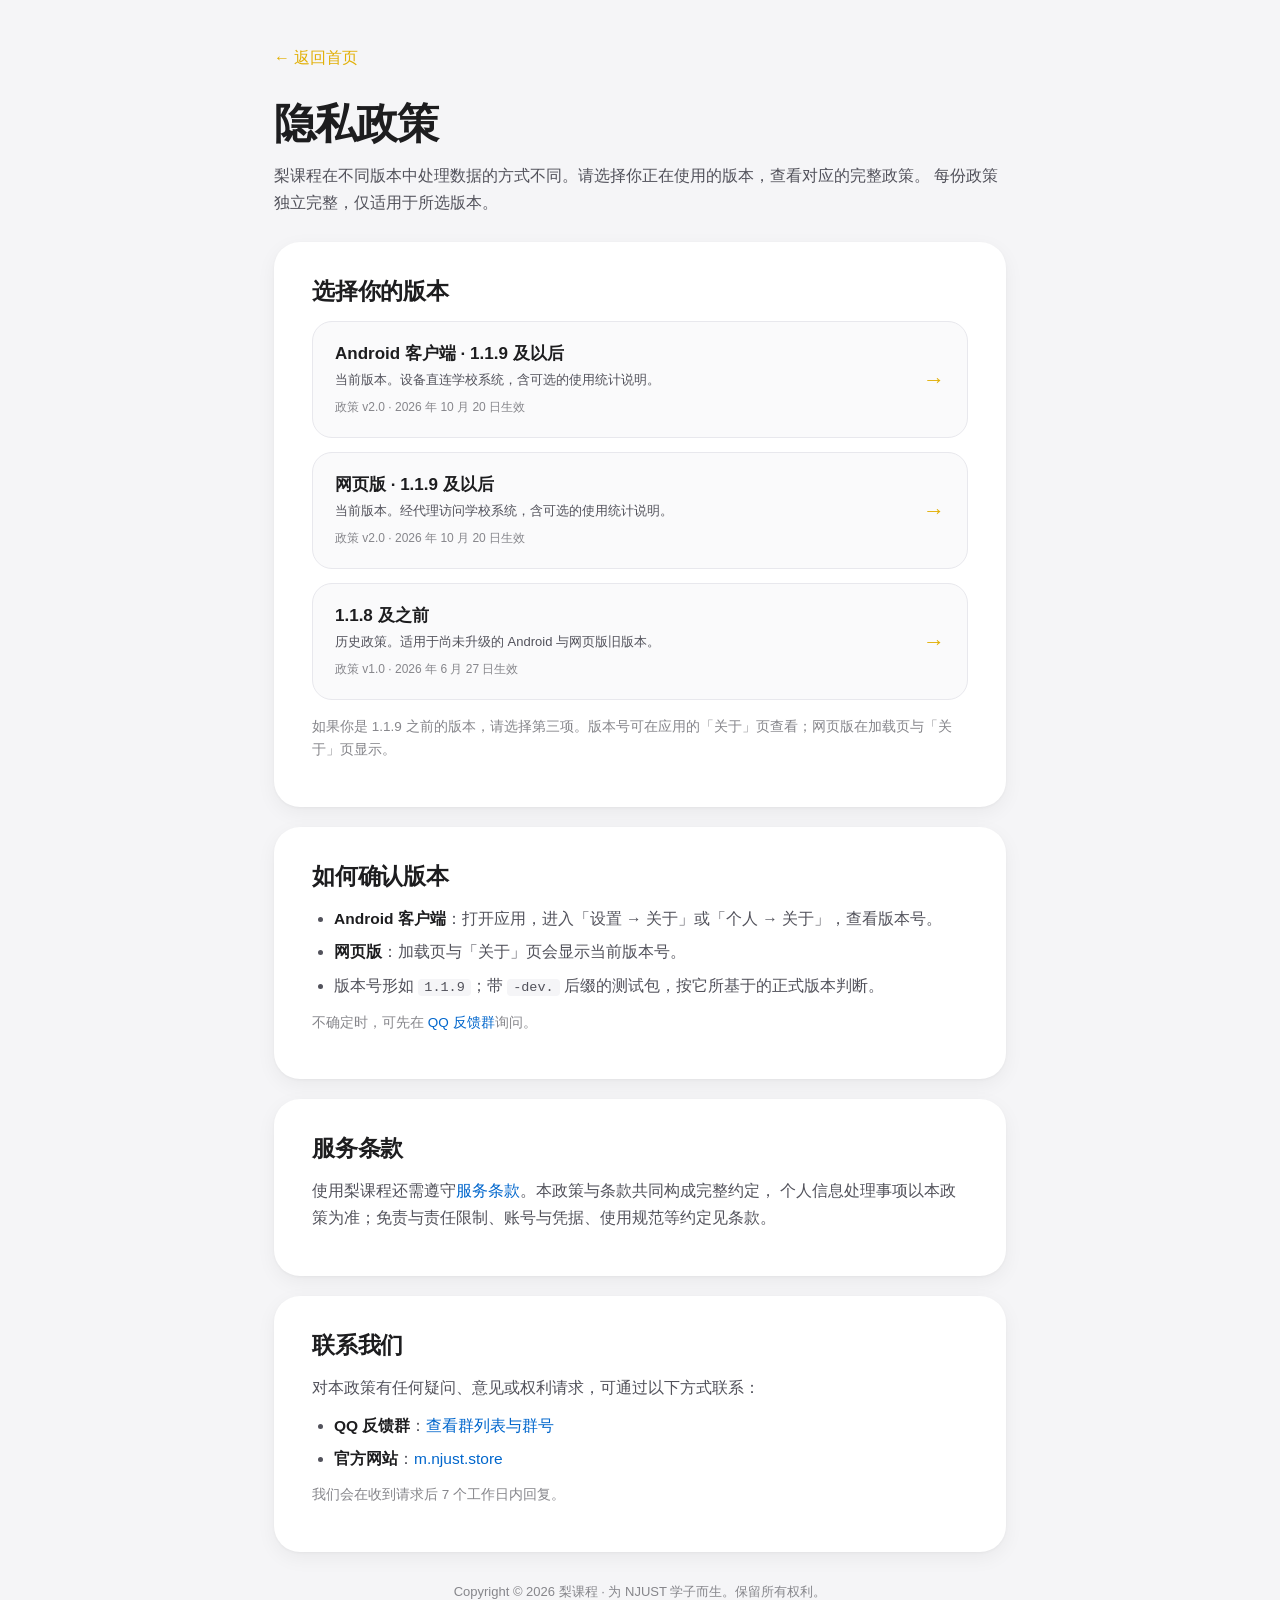
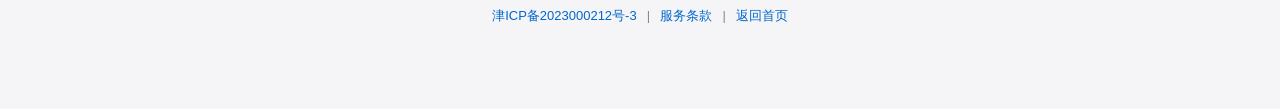
<file: privacy.html>
<!DOCTYPE html>
<html lang="zh-CN">

<head>
    <meta charset="UTF-8">
    <meta name="viewport" content="width=device-width, initial-scale=1.0">
    <title>隐私政策 · 梨课程</title>
    <meta name="description" content="梨课程隐私政策入口：按 Android 客户端、网页版与 1.1.8 及之前版本分别查看适用的完整条款。">
    <link rel="stylesheet" href="privacy.css">
</head>

<body>
    <div class="container">
        <a href="index.html" class="back-link">← 返回首页</a>

        <header class="page-head">
            <h1>隐私政策</h1>
            <p class="lead">
                梨课程在不同版本中处理数据的方式不同。请选择你正在使用的版本，查看对应的完整政策。
                每份政策独立完整，仅适用于所选版本。
            </p>
        </header>

        <section class="card">
            <h2>选择你的版本</h2>

            <div class="entry-list">
                <a class="entry" href="privacy-android.html">
                    <span class="entry-main">
                        <span class="entry-name">Android 客户端 · 1.1.9 及以后</span>
                        <span class="entry-desc">当前版本。设备直连学校系统，含可选的使用统计说明。</span>
                        <span class="entry-date">政策 v2.0 · 2026 年 10 月 20 日生效</span>
                    </span>
                    <span class="entry-arrow" aria-hidden="true">→</span>
                </a>

                <a class="entry" href="privacy-web.html">
                    <span class="entry-main">
                        <span class="entry-name">网页版 · 1.1.9 及以后</span>
                        <span class="entry-desc">当前版本。经代理访问学校系统，含可选的使用统计说明。</span>
                        <span class="entry-date">政策 v2.0 · 2026 年 10 月 20 日生效</span>
                    </span>
                    <span class="entry-arrow" aria-hidden="true">→</span>
                </a>

                <a class="entry" href="privacy-old.html">
                    <span class="entry-main">
                        <span class="entry-name">1.1.8 及之前</span>
                        <span class="entry-desc">历史政策。适用于尚未升级的 Android 与网页版旧版本。</span>
                        <span class="entry-date">政策 v1.0 · 2026 年 6 月 27 日生效</span>
                    </span>
                    <span class="entry-arrow" aria-hidden="true">→</span>
                </a>
            </div>

            <p class="muted" style="margin-top:16px;">
                如果你是 1.1.9 之前的版本，请选择第三项。版本号可在应用的「关于」页查看；网页版在加载页与「关于」页显示。
            </p>
        </section>

        <section class="card">
            <h2>如何确认版本</h2>
            <ul>
                <li><strong>Android 客户端</strong>：打开应用，进入「设置 → 关于」或「个人 → 关于」，查看版本号。</li>
                <li><strong>网页版</strong>：加载页与「关于」页会显示当前版本号。</li>
                <li>版本号形如 <code>1.1.9</code>；带 <code>-dev.</code> 后缀的测试包，按它所基于的正式版本判断。</li>
            </ul>
            <p class="muted">不确定时，可先在 <a class="inline" href="contact/index.html">QQ 反馈群</a>询问。</p>
        </section>

        <section class="card">
            <h2>服务条款</h2>
            <p>
                使用梨课程还需遵守<a class="inline" href="terms.html">服务条款</a>。本政策与条款共同构成完整约定，
                个人信息处理事项以本政策为准；免责与责任限制、账号与凭据、使用规范等约定见条款。
            </p>
        </section>

        <section class="card">
            <h2>联系我们</h2>
            <p>对本政策有任何疑问、意见或权利请求，可通过以下方式联系：</p>
            <ul>
                <li><strong>QQ 反馈群</strong>：<a class="inline" href="contact/index.html">查看群列表与群号</a></li>
                <li><strong>官方网站</strong>：<a class="inline" href="https://m.njust.store" target="_blank" rel="noopener">m.njust.store</a></li>
            </ul>
            <p class="muted">我们会在收到请求后 7 个工作日内回复。</p>
        </section>

        <p class="footer-note">
            Copyright &copy; 2026 梨课程 · 为 NJUST 学子而生。保留所有权利。<br>
            <a href="https://beian.miit.gov.cn/" target="_blank" rel="noopener">津ICP备2023000212号-3</a>
            &ensp;|&ensp;
            <a href="terms.html">服务条款</a>
            &ensp;|&ensp;
            <a href="index.html">返回首页</a>
        </p>
    </div>
</body>

</html>
</file>
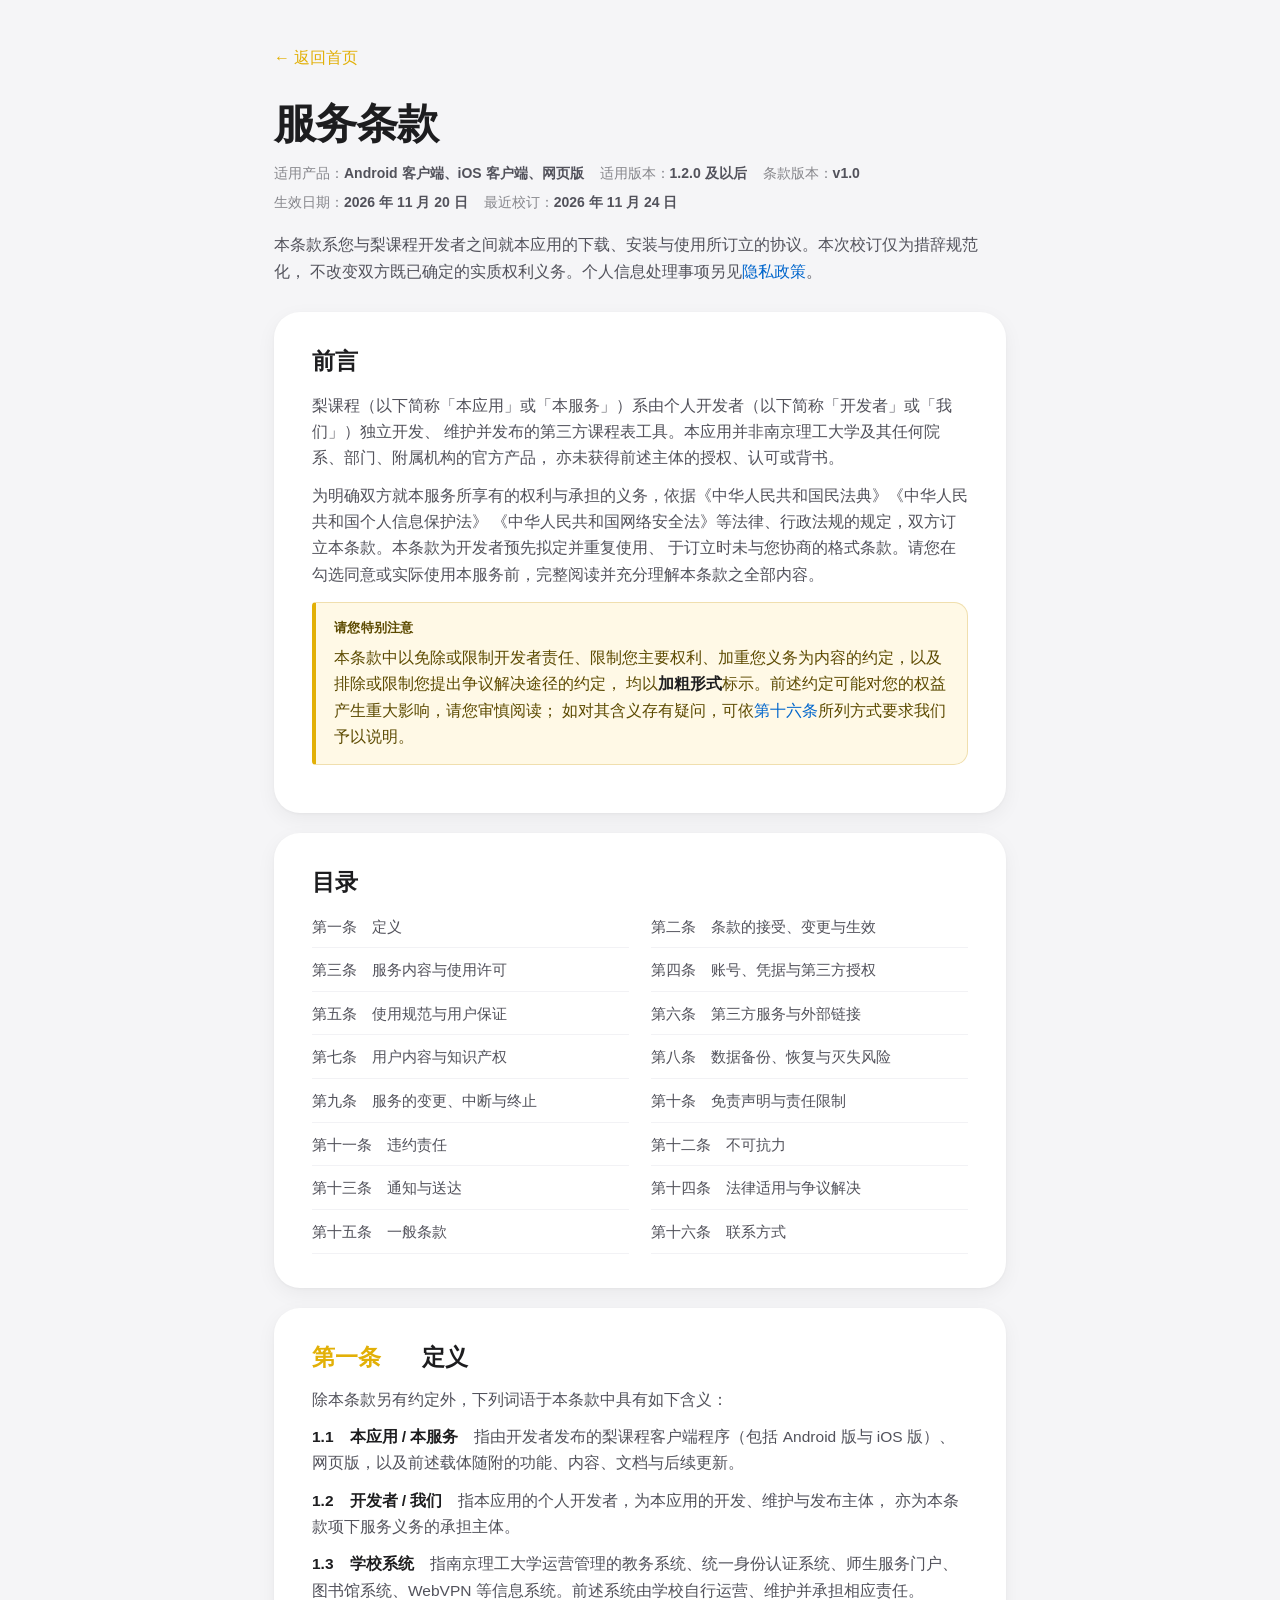
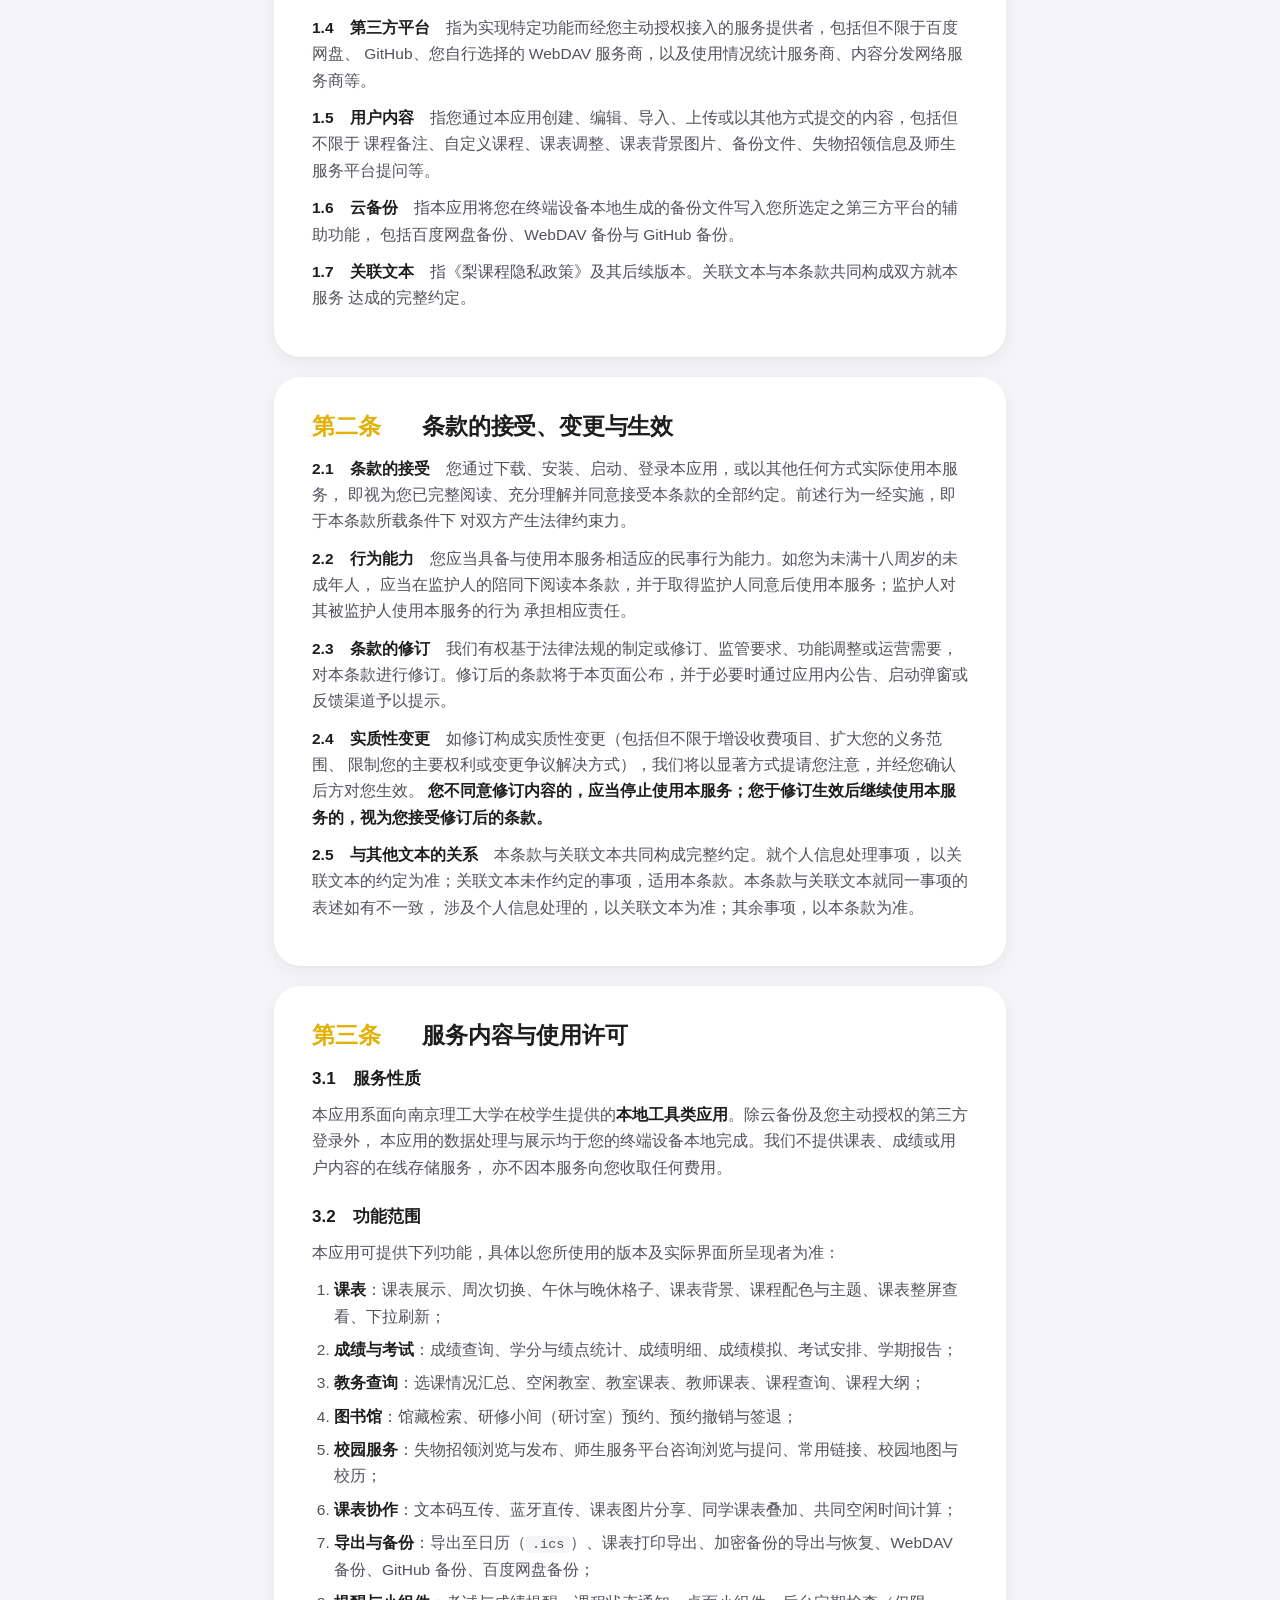
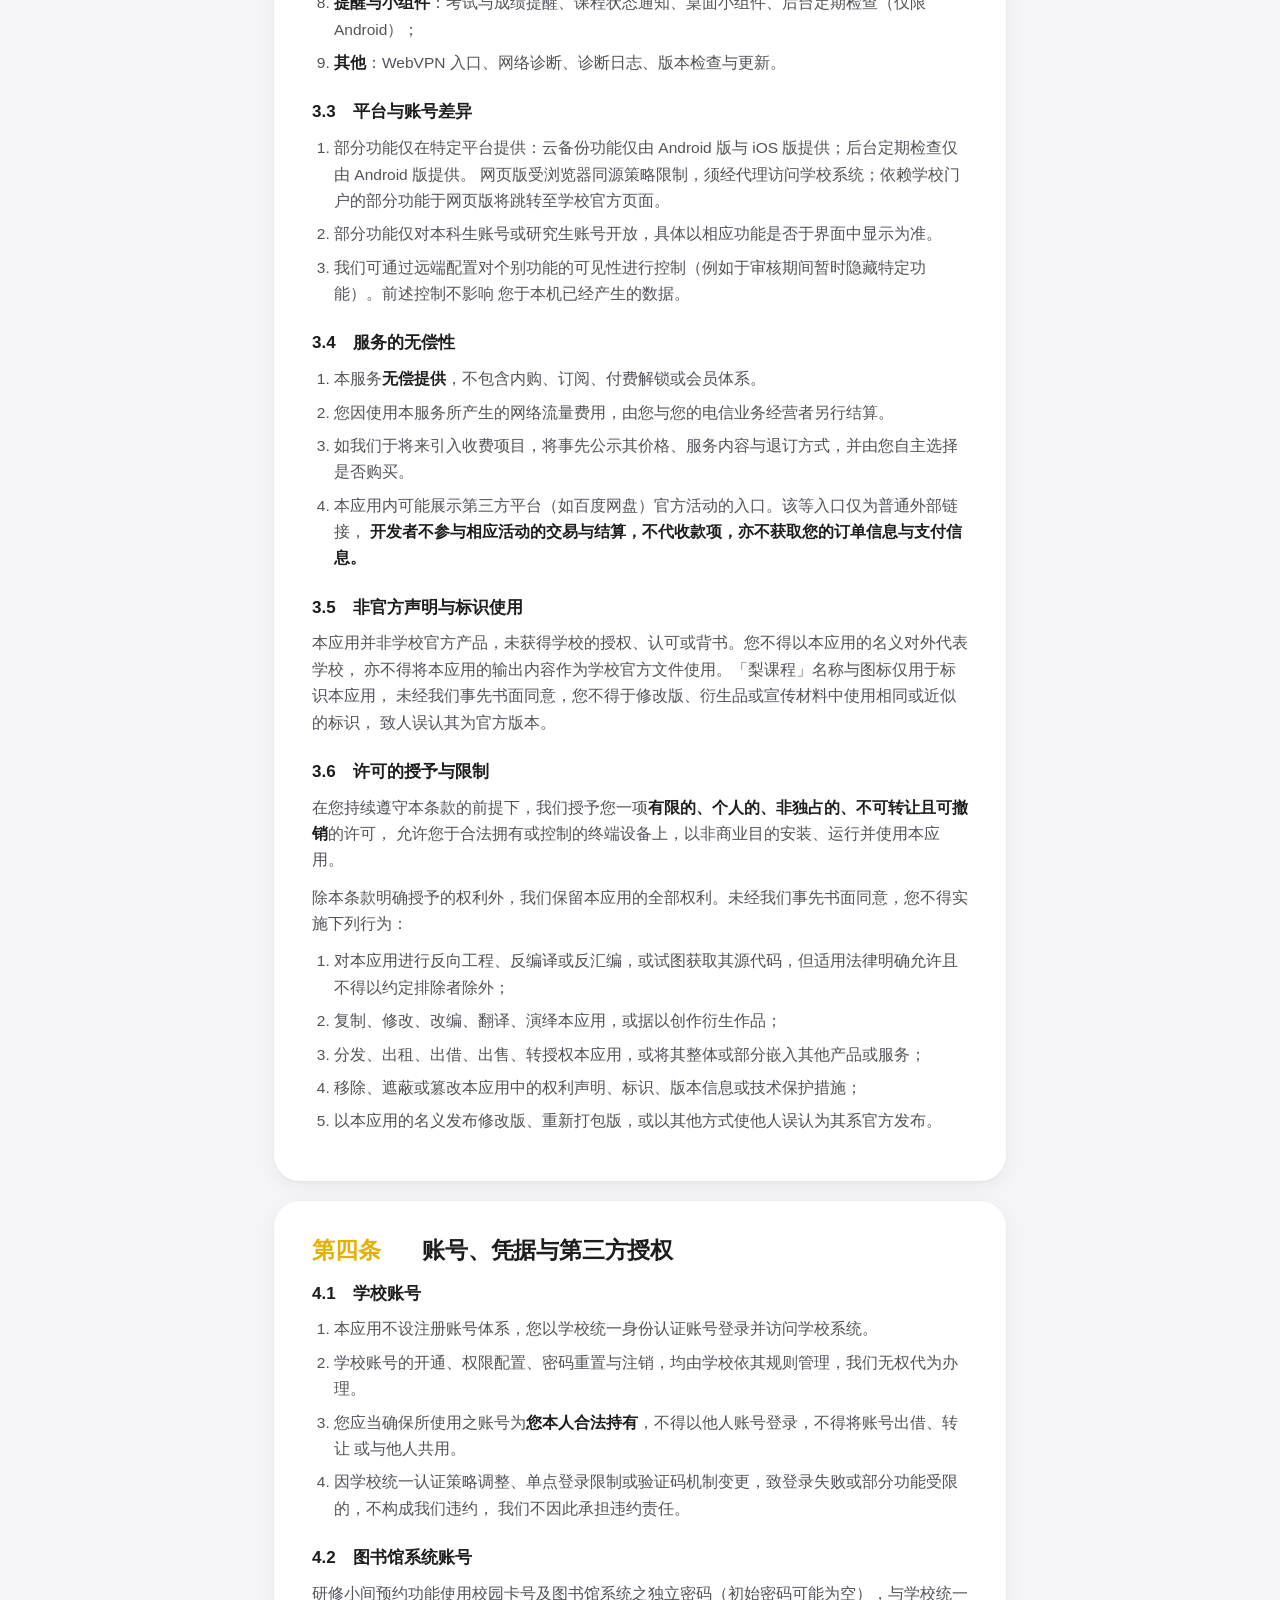
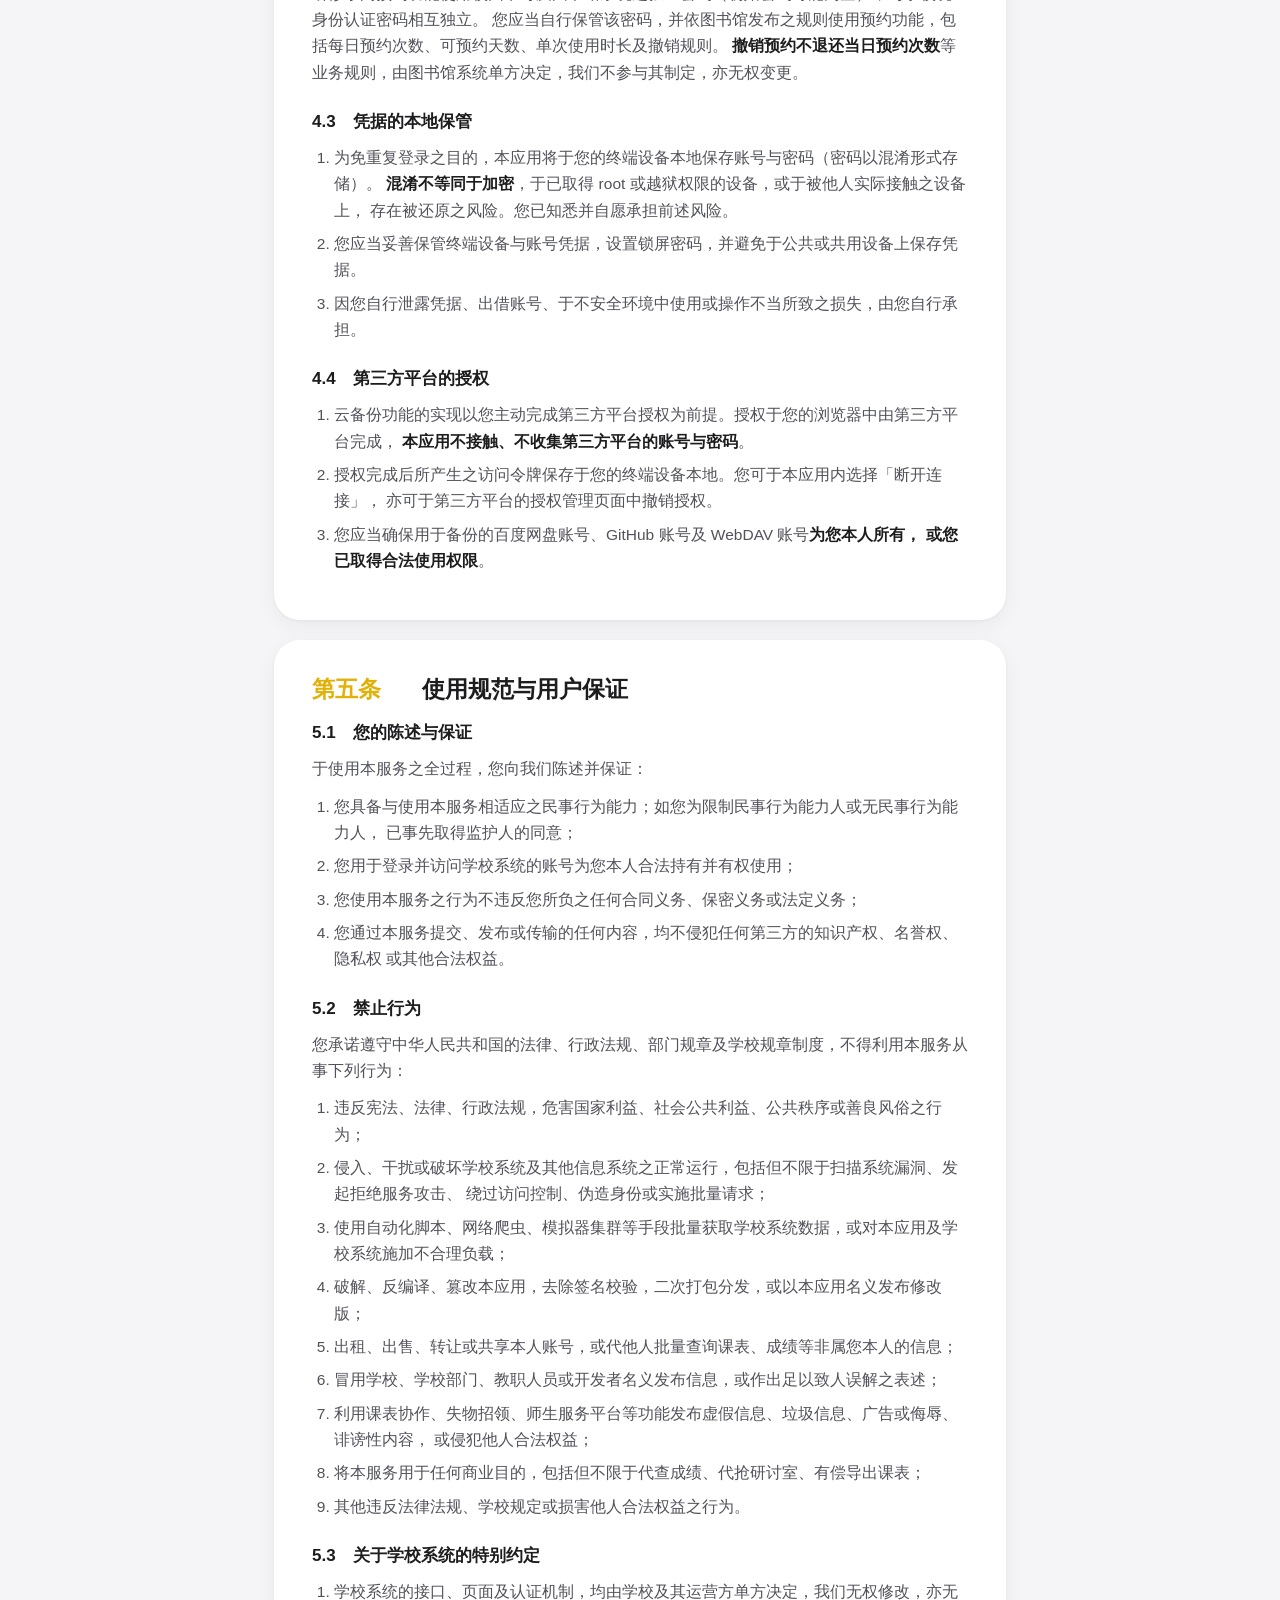
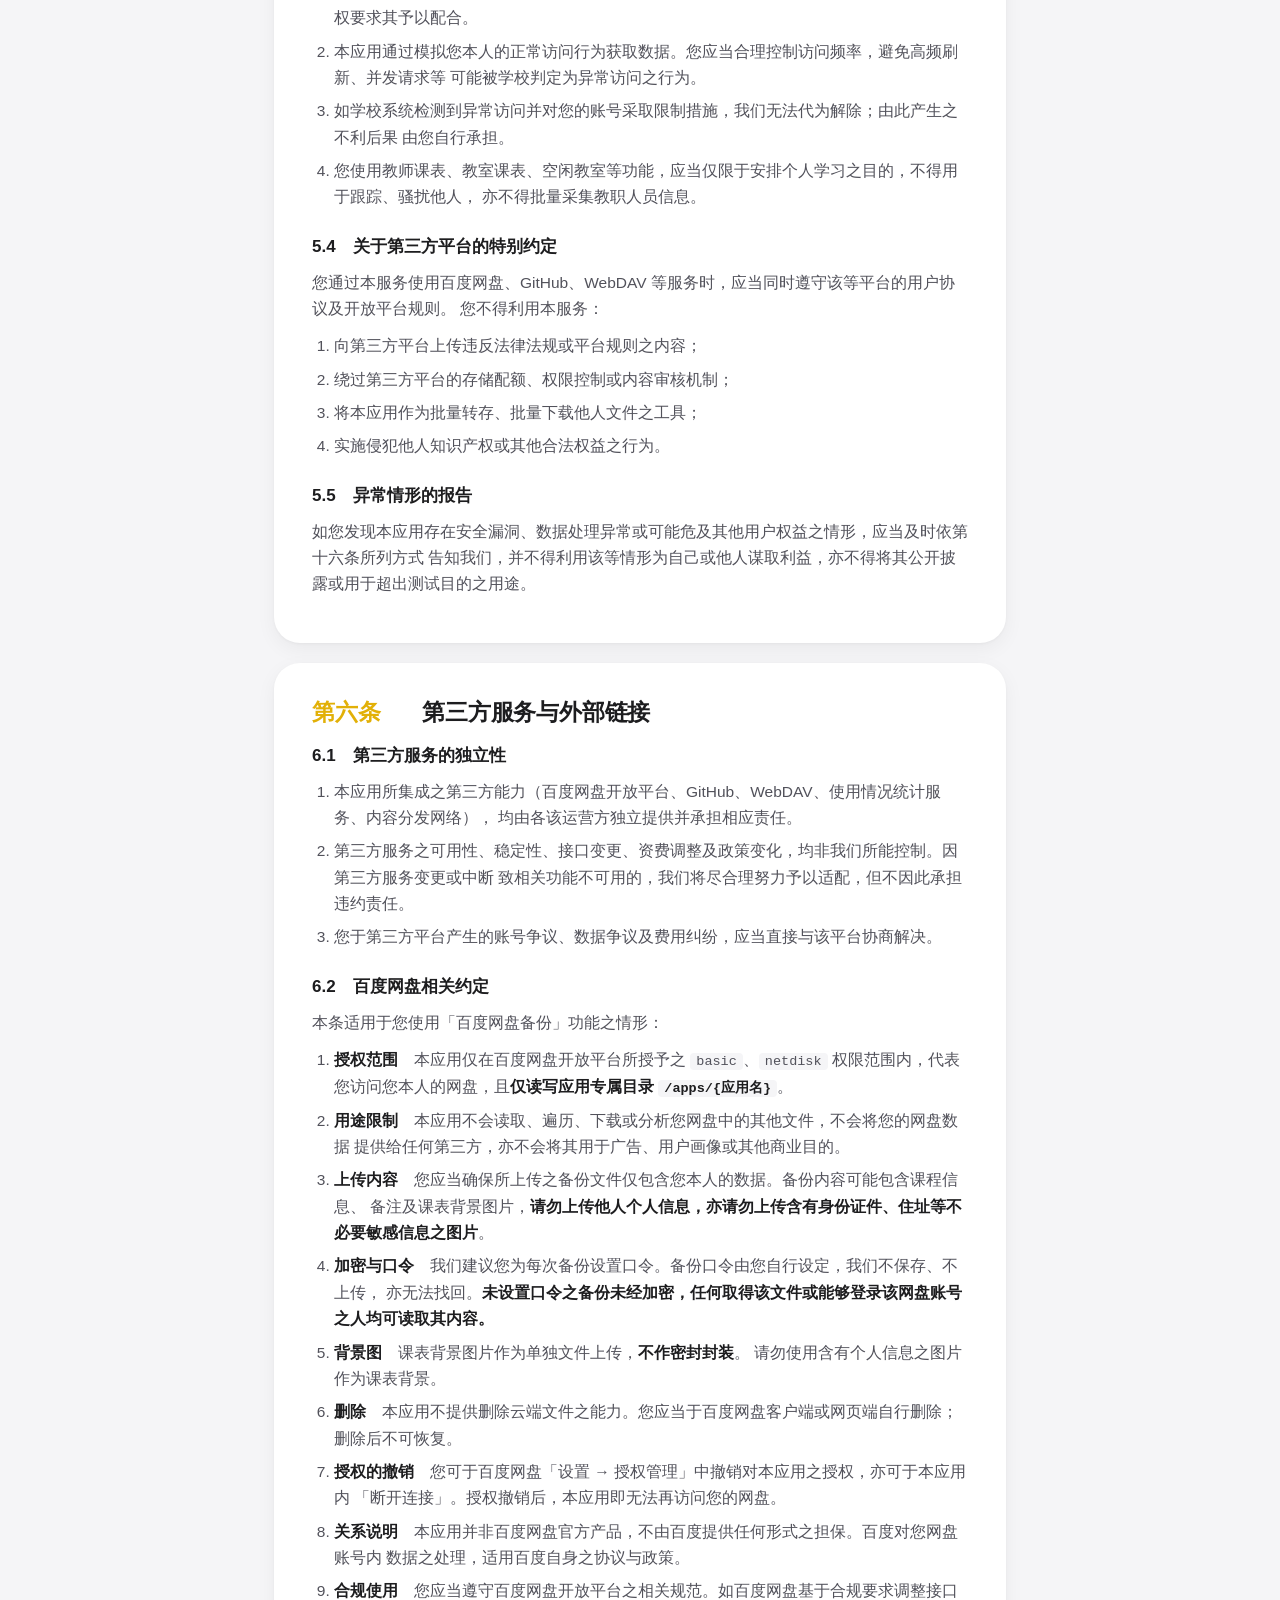
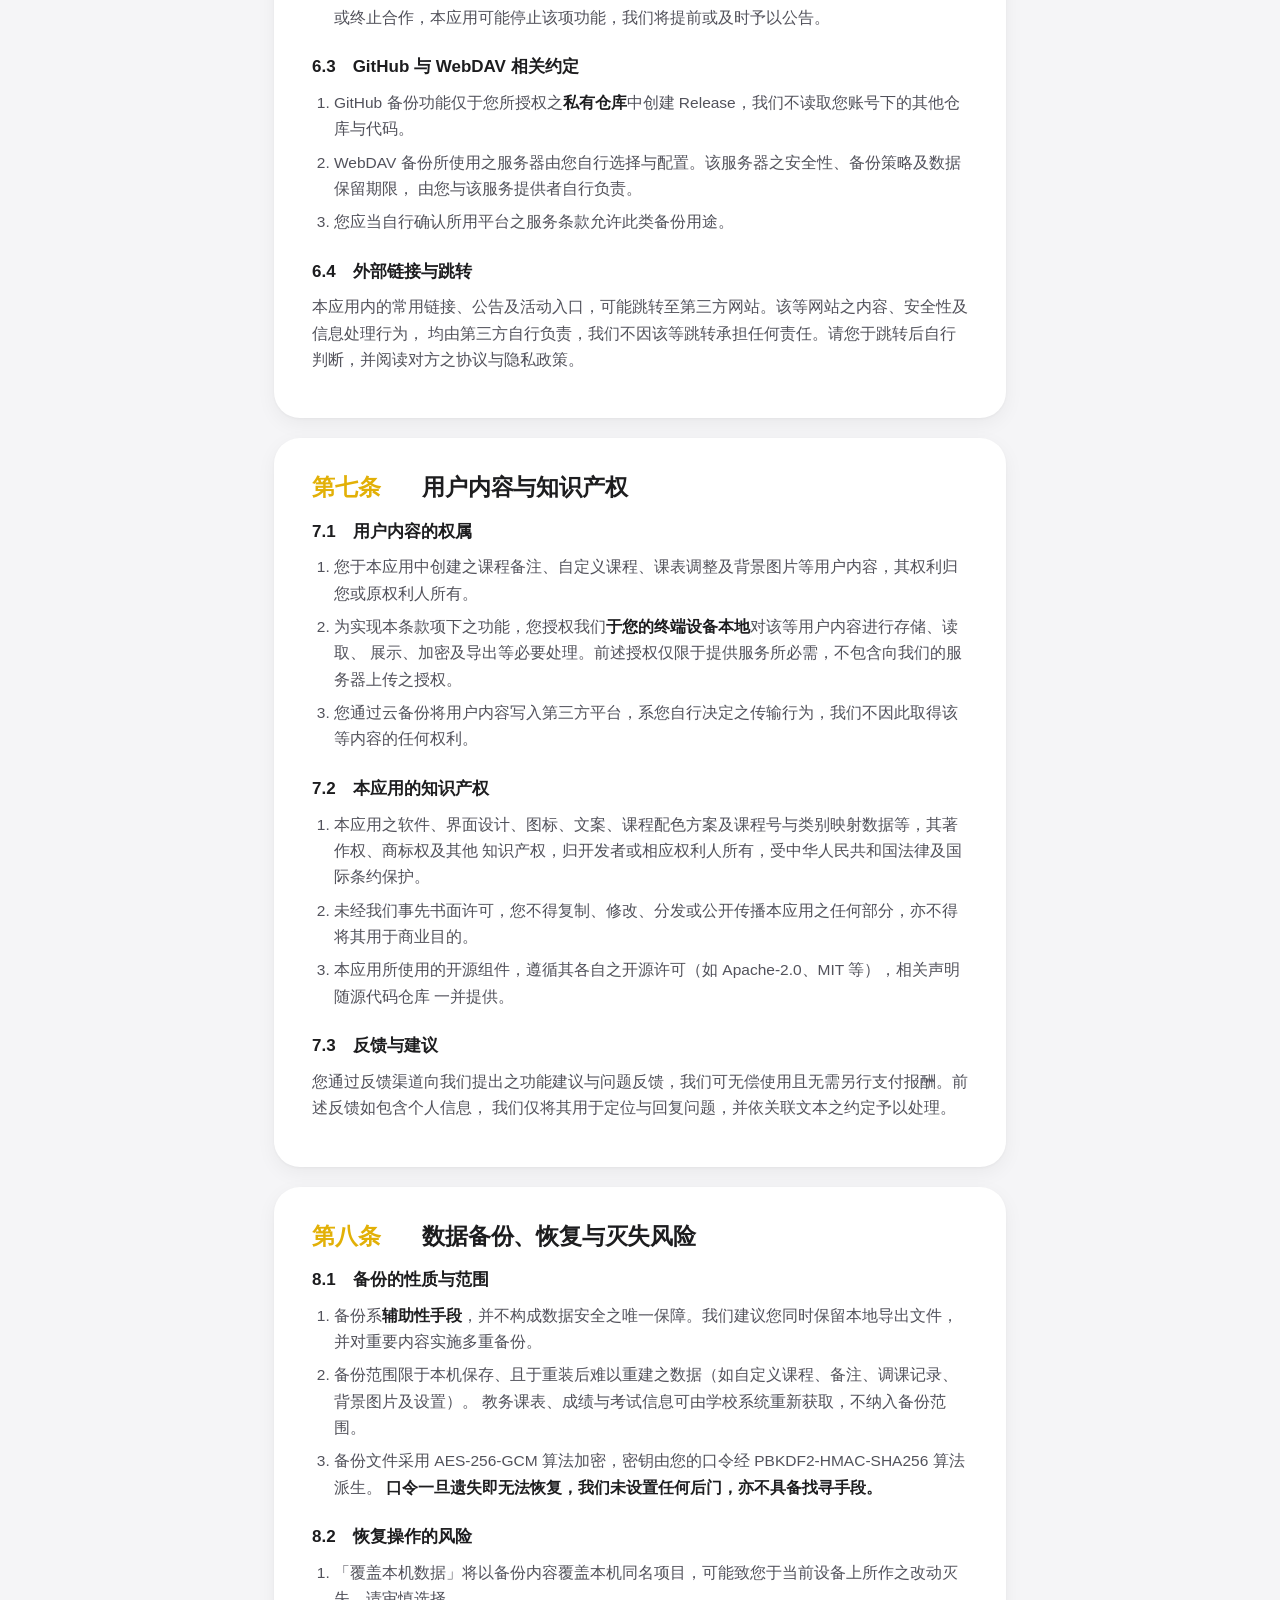
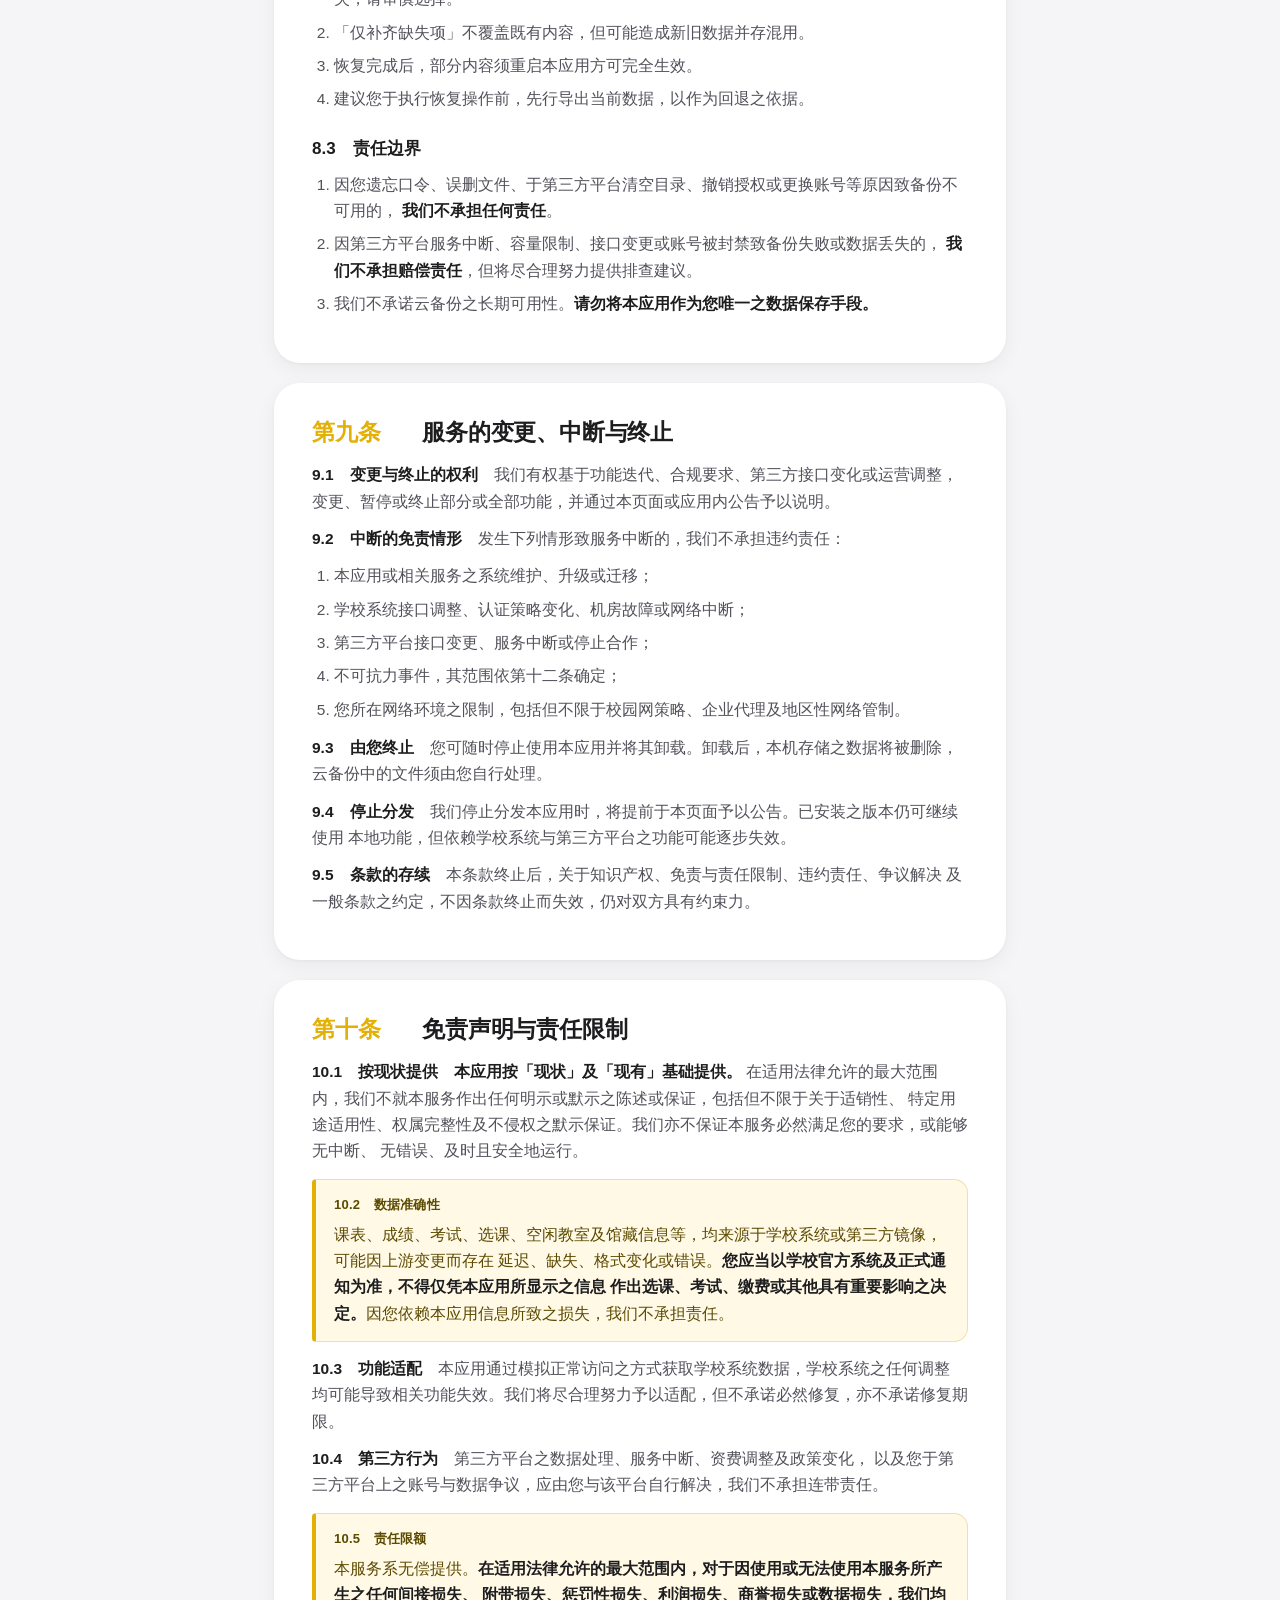
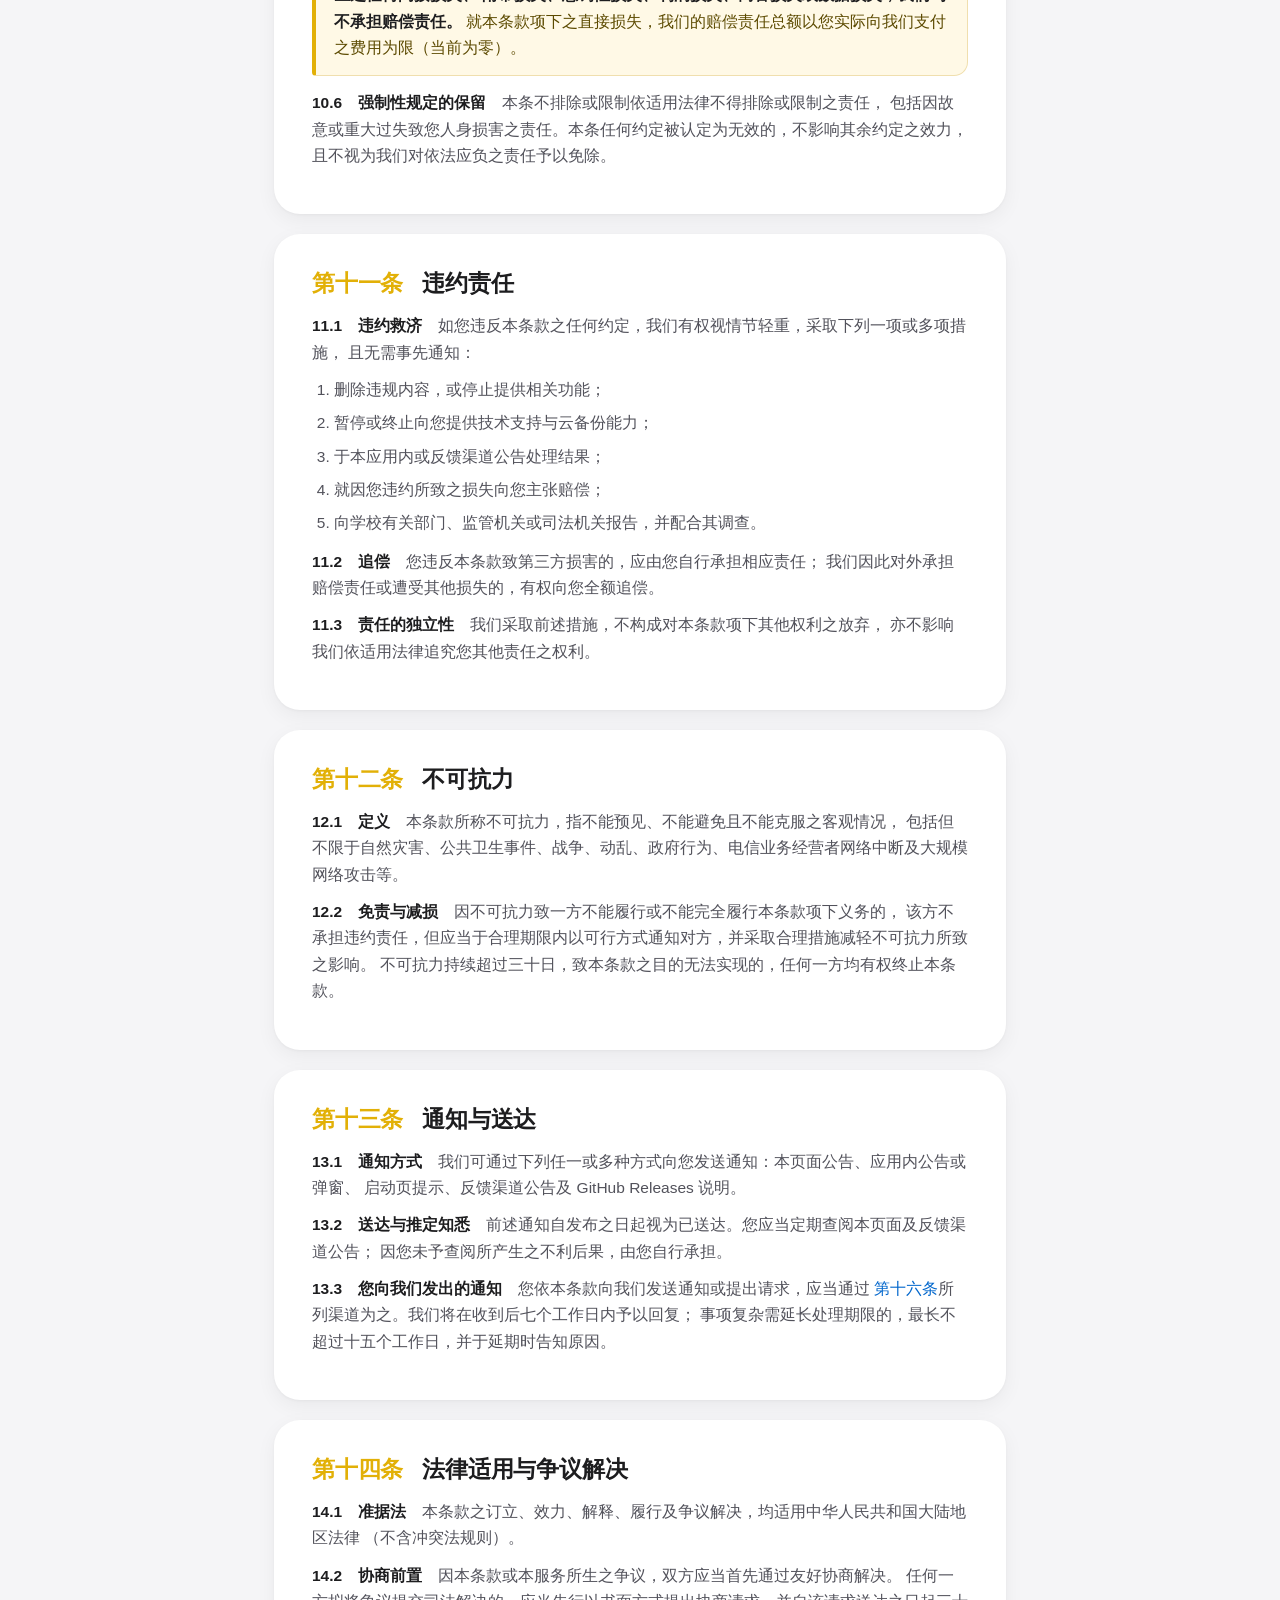
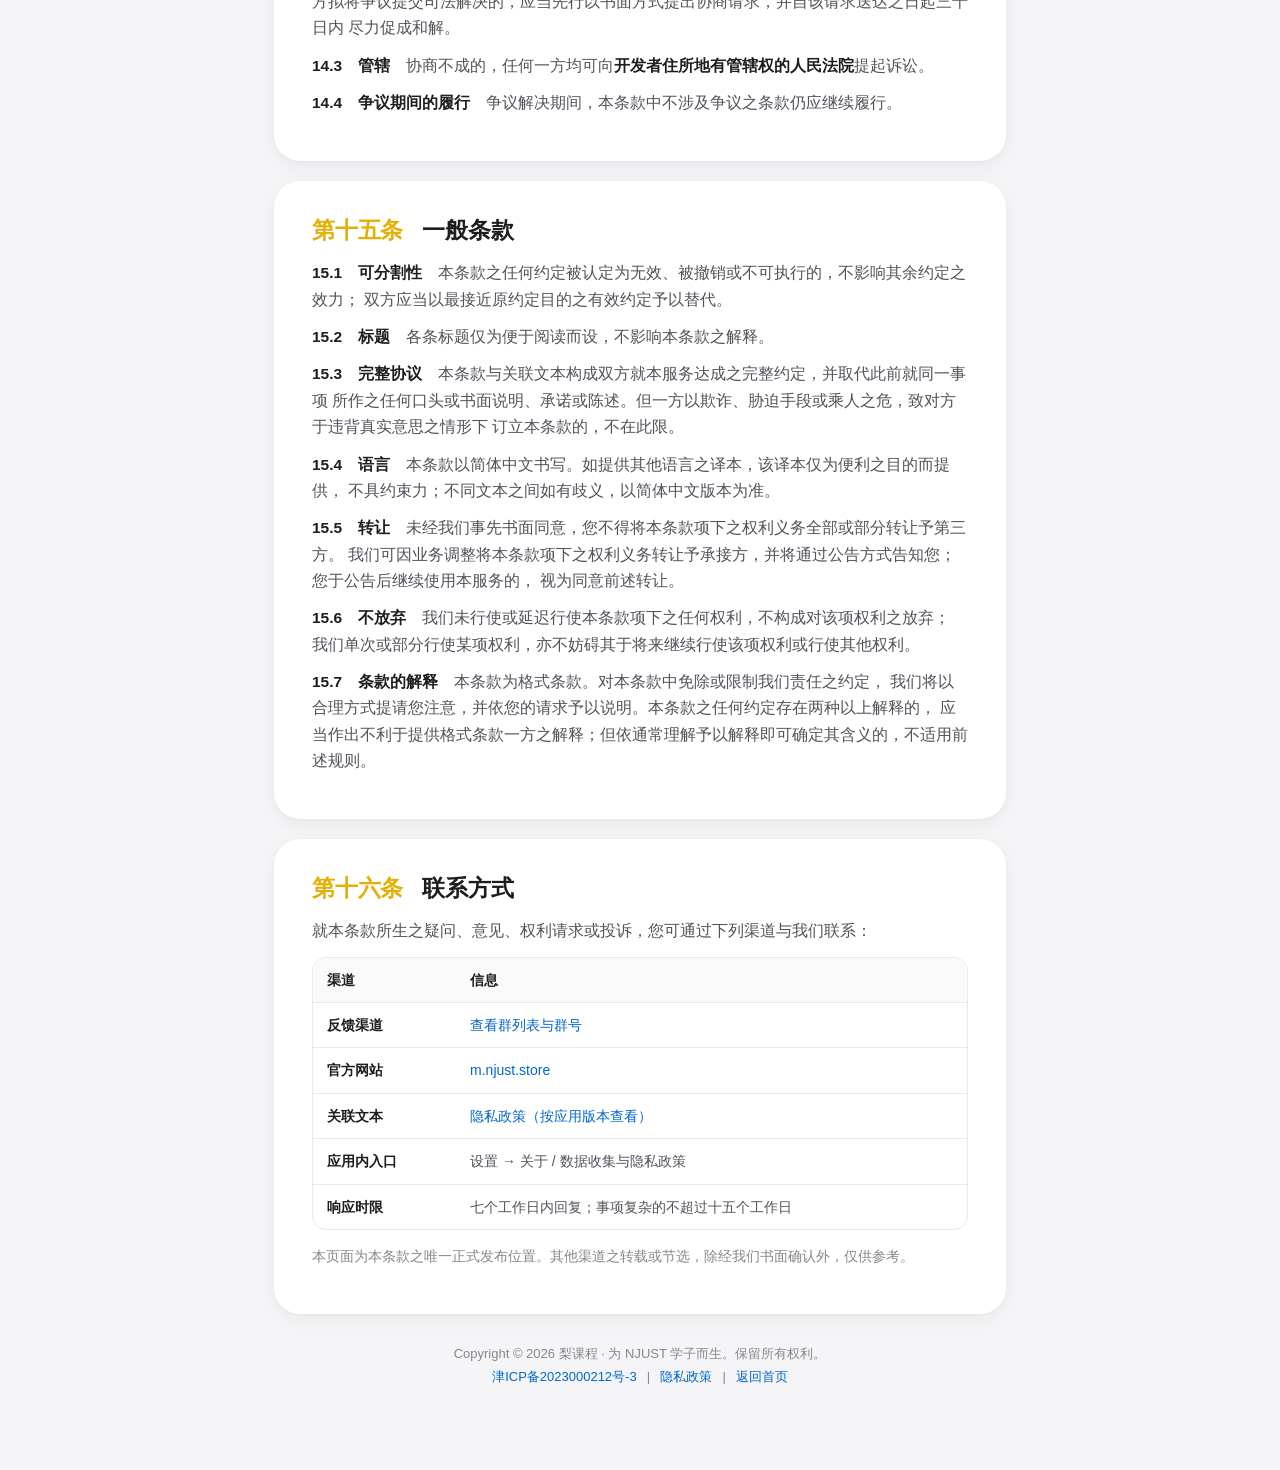
<file: terms.html>
<!DOCTYPE html>
<html lang="zh-CN">

<head>
    <meta charset="UTF-8">
    <meta name="viewport" content="width=device-width, initial-scale=1.0">
    <title>服务条款 · 梨课程</title>
    <meta name="description" content="梨课程服务条款：定义、条款的接受与变更、服务内容与使用许可、账号与凭据、使用规范、第三方服务、知识产权、备份与数据灭失、服务终止、免责与责任限制、违约责任、不可抗力、通知与送达、法律适用与争议解决及一般条款。">
    <link rel="stylesheet" href="privacy.css">
    <style>
        /* 条款页专用：条号占位对齐 */
        .card h2 .num {
            min-width: 4.8em;
        }
    </style>
</head>

<body>
    <div class="container">
        <a href="index.html" class="back-link">← 返回首页</a>

        <header class="page-head">
            <h1>服务条款</h1>
            <div class="meta-line">
                <span>适用产品：<strong>Android 客户端、iOS 客户端、网页版</strong></span>
                <span>适用版本：<strong>1.2.0 及以后</strong></span>
                <span>条款版本：<strong>v1.0</strong></span>
                <span>生效日期：<strong>2026 年 11 月 20 日</strong></span>
                <span>最近校订：<strong>2026 年 11 月 24 日</strong></span>
            </div>
            <p class="lead">
                本条款系您与梨课程开发者之间就本应用的下载、安装与使用所订立的协议。本次校订仅为措辞规范化，
                不改变双方既已确定的实质权利义务。个人信息处理事项另见<a class="inline" href="privacy.html">隐私政策</a>。
            </p>
        </header>

        <!-- ── 前言 ── -->
        <section class="card" id="preamble">
            <h2 style="margin-bottom:16px;">前言</h2>
            <p>
                梨课程（以下简称「本应用」或「本服务」）系由个人开发者（以下简称「开发者」或「我们」）独立开发、
                维护并发布的第三方课程表工具。本应用并非南京理工大学及其任何院系、部门、附属机构的官方产品，
                亦未获得前述主体的授权、认可或背书。
            </p>
            <p>
                为明确双方就本服务所享有的权利与承担的义务，依据《中华人民共和国民法典》《中华人民共和国个人信息保护法》
                《中华人民共和国网络安全法》等法律、行政法规的规定，双方订立本条款。本条款为开发者预先拟定并重复使用、
                于订立时未与您协商的格式条款。请您在勾选同意或实际使用本服务前，完整阅读并充分理解本条款之全部内容。
            </p>

            <div class="note note--warn">
                <p class="note-title">请您特别注意</p>
                <p>
                    本条款中以免除或限制开发者责任、限制您主要权利、加重您义务为内容的约定，以及排除或限制您提出争议解决途径的约定，
                    均以<strong>加粗形式</strong>标示。前述约定可能对您的权益产生重大影响，请您审慎阅读；
                    如对其含义存有疑问，可依<a class="inline" href="#contact">第十六条</a>所列方式要求我们予以说明。
                </p>
            </div>
        </section>

        <!-- ── 目录 ── -->
        <nav class="card" aria-labelledby="toc-title">
            <h2 id="toc-title" style="margin-bottom:8px;">目录</h2>
            <div class="toc">
                <a href="#definitions">第一条　定义</a>
                <a href="#acceptance">第二条　条款的接受、变更与生效</a>
                <a href="#service">第三条　服务内容与使用许可</a>
                <a href="#account">第四条　账号、凭据与第三方授权</a>
                <a href="#rules">第五条　使用规范与用户保证</a>
                <a href="#third-party">第六条　第三方服务与外部链接</a>
                <a href="#content">第七条　用户内容与知识产权</a>
                <a href="#backup">第八条　数据备份、恢复与灭失风险</a>
                <a href="#changes">第九条　服务的变更、中断与终止</a>
                <a href="#disclaimer">第十条　免责声明与责任限制</a>
                <a href="#breach">第十一条　违约责任</a>
                <a href="#force-majeure">第十二条　不可抗力</a>
                <a href="#notice-delivery">第十三条　通知与送达</a>
                <a href="#law">第十四条　法律适用与争议解决</a>
                <a href="#misc">第十五条　一般条款</a>
                <a href="#contact">第十六条　联系方式</a>
            </div>
        </nav>

        <!-- ── 第一条 ── -->
        <section class="card" id="definitions">
            <h2><span class="num">第一条</span>定义</h2>
            <p>除本条款另有约定外，下列词语于本条款中具有如下含义：</p>

            <p><strong>1.1　本应用 / 本服务</strong>　指由开发者发布的梨课程客户端程序（包括 Android 版与 iOS 版）、
                网页版，以及前述载体随附的功能、内容、文档与后续更新。</p>
            <p><strong>1.2　开发者 / 我们</strong>　指本应用的个人开发者，为本应用的开发、维护与发布主体，
                亦为本条款项下服务义务的承担主体。</p>
            <p><strong>1.3　学校系统</strong>　指南京理工大学运营管理的教务系统、统一身份认证系统、师生服务门户、
                图书馆系统、WebVPN 等信息系统。前述系统由学校自行运营、维护并承担相应责任。</p>
            <p><strong>1.4　第三方平台</strong>　指为实现特定功能而经您主动授权接入的服务提供者，包括但不限于百度网盘、
                GitHub、您自行选择的 WebDAV 服务商，以及使用情况统计服务商、内容分发网络服务商等。</p>
            <p><strong>1.5　用户内容</strong>　指您通过本应用创建、编辑、导入、上传或以其他方式提交的内容，包括但不限于
                课程备注、自定义课程、课表调整、课表背景图片、备份文件、失物招领信息及师生服务平台提问等。</p>
            <p><strong>1.6　云备份</strong>　指本应用将您在终端设备本地生成的备份文件写入您所选定之第三方平台的辅助功能，
                包括百度网盘备份、WebDAV 备份与 GitHub 备份。</p>
            <p><strong>1.7　关联文本</strong>　指《梨课程隐私政策》及其后续版本。关联文本与本条款共同构成双方就本服务
                达成的完整约定。</p>
        </section>

        <!-- ── 第二条 ── -->
        <section class="card" id="acceptance">
            <h2><span class="num">第二条</span>条款的接受、变更与生效</h2>

            <p><strong>2.1　条款的接受</strong>　您通过下载、安装、启动、登录本应用，或以其他任何方式实际使用本服务，
                即视为您已完整阅读、充分理解并同意接受本条款的全部约定。前述行为一经实施，即于本条款所载条件下
                对双方产生法律约束力。</p>

            <p><strong>2.2　行为能力</strong>　您应当具备与使用本服务相适应的民事行为能力。如您为未满十八周岁的未成年人，
                应当在监护人的陪同下阅读本条款，并于取得监护人同意后使用本服务；监护人对其被监护人使用本服务的行为
                承担相应责任。</p>

            <p><strong>2.3　条款的修订</strong>　我们有权基于法律法规的制定或修订、监管要求、功能调整或运营需要，
                对本条款进行修订。修订后的条款将于本页面公布，并于必要时通过应用内公告、启动弹窗或反馈渠道予以提示。</p>

            <p><strong>2.4　实质性变更</strong>　如修订构成实质性变更（包括但不限于增设收费项目、扩大您的义务范围、
                限制您的主要权利或变更争议解决方式），我们将以显著方式提请您注意，并经您确认后方对您生效。
                <strong>您不同意修订内容的，应当停止使用本服务；您于修订生效后继续使用本服务的，视为您接受修订后的条款。</strong></p>

            <p><strong>2.5　与其他文本的关系</strong>　本条款与关联文本共同构成完整约定。就个人信息处理事项，
                以关联文本的约定为准；关联文本未作约定的事项，适用本条款。本条款与关联文本就同一事项的表述如有不一致，
                涉及个人信息处理的，以关联文本为准；其余事项，以本条款为准。</p>
        </section>

        <!-- ── 第三条 ── -->
        <section class="card" id="service">
            <h2><span class="num">第三条</span>服务内容与使用许可</h2>

            <h3>3.1　服务性质</h3>
            <p>
                本应用系面向南京理工大学在校学生提供的<strong>本地工具类应用</strong>。除云备份及您主动授权的第三方登录外，
                本应用的数据处理与展示均于您的终端设备本地完成。我们不提供课表、成绩或用户内容的在线存储服务，
                亦不因本服务向您收取任何费用。
            </p>

            <h3>3.2　功能范围</h3>
            <p>本应用可提供下列功能，具体以您所使用的版本及实际界面所呈现者为准：</p>
            <ol>
                <li><strong>课表</strong>：课表展示、周次切换、午休与晚休格子、课表背景、课程配色与主题、课表整屏查看、下拉刷新；</li>
                <li><strong>成绩与考试</strong>：成绩查询、学分与绩点统计、成绩明细、成绩模拟、考试安排、学期报告；</li>
                <li><strong>教务查询</strong>：选课情况汇总、空闲教室、教室课表、教师课表、课程查询、课程大纲；</li>
                <li><strong>图书馆</strong>：馆藏检索、研修小间（研讨室）预约、预约撤销与签退；</li>
                <li><strong>校园服务</strong>：失物招领浏览与发布、师生服务平台咨询浏览与提问、常用链接、校园地图与校历；</li>
                <li><strong>课表协作</strong>：文本码互传、蓝牙直传、课表图片分享、同学课表叠加、共同空闲时间计算；</li>
                <li><strong>导出与备份</strong>：导出至日历（<code>.ics</code>）、课表打印导出、加密备份的导出与恢复、WebDAV 备份、GitHub 备份、百度网盘备份；</li>
                <li><strong>提醒与小组件</strong>：考试与成绩提醒、课程状态通知、桌面小组件、后台定期检查（仅限 Android）；</li>
                <li><strong>其他</strong>：WebVPN 入口、网络诊断、诊断日志、版本检查与更新。</li>
            </ol>

            <h3>3.3　平台与账号差异</h3>
            <ol>
                <li>部分功能仅在特定平台提供：云备份功能仅由 Android 版与 iOS 版提供；后台定期检查仅由 Android 版提供。
                    网页版受浏览器同源策略限制，须经代理访问学校系统；依赖学校门户的部分功能于网页版将跳转至学校官方页面。</li>
                <li>部分功能仅对本科生账号或研究生账号开放，具体以相应功能是否于界面中显示为准。</li>
                <li>我们可通过远端配置对个别功能的可见性进行控制（例如于审核期间暂时隐藏特定功能）。前述控制不影响
                    您于本机已经产生的数据。</li>
            </ol>

            <h3>3.4　服务的无偿性</h3>
            <ol>
                <li>本服务<strong>无偿提供</strong>，不包含内购、订阅、付费解锁或会员体系。</li>
                <li>您因使用本服务所产生的网络流量费用，由您与您的电信业务经营者另行结算。</li>
                <li>如我们于将来引入收费项目，将事先公示其价格、服务内容与退订方式，并由您自主选择是否购买。</li>
                <li>本应用内可能展示第三方平台（如百度网盘）官方活动的入口。该等入口仅为普通外部链接，
                    <strong>开发者不参与相应活动的交易与结算，不代收款项，亦不获取您的订单信息与支付信息。</strong></li>
            </ol>

            <h3>3.5　非官方声明与标识使用</h3>
            <p>
                本应用并非学校官方产品，未获得学校的授权、认可或背书。您不得以本应用的名义对外代表学校，
                亦不得将本应用的输出内容作为学校官方文件使用。「梨课程」名称与图标仅用于标识本应用，
                未经我们事先书面同意，您不得于修改版、衍生品或宣传材料中使用相同或近似的标识，
                致人误认其为官方版本。
            </p>

            <h3>3.6　许可的授予与限制</h3>
            <p>
                在您持续遵守本条款的前提下，我们授予您一项<strong>有限的、个人的、非独占的、不可转让且可撤销</strong>的许可，
                允许您于合法拥有或控制的终端设备上，以非商业目的安装、运行并使用本应用。
            </p>
            <p>除本条款明确授予的权利外，我们保留本应用的全部权利。未经我们事先书面同意，您不得实施下列行为：</p>
            <ol>
                <li>对本应用进行反向工程、反编译或反汇编，或试图获取其源代码，但适用法律明确允许且不得以约定排除者除外；</li>
                <li>复制、修改、改编、翻译、演绎本应用，或据以创作衍生作品；</li>
                <li>分发、出租、出借、出售、转授权本应用，或将其整体或部分嵌入其他产品或服务；</li>
                <li>移除、遮蔽或篡改本应用中的权利声明、标识、版本信息或技术保护措施；</li>
                <li>以本应用的名义发布修改版、重新打包版，或以其他方式使他人误认为其系官方发布。</li>
            </ol>
        </section>

        <!-- ── 第四条 ── -->
        <section class="card" id="account">
            <h2><span class="num">第四条</span>账号、凭据与第三方授权</h2>

            <h3>4.1　学校账号</h3>
            <ol>
                <li>本应用不设注册账号体系，您以学校统一身份认证账号登录并访问学校系统。</li>
                <li>学校账号的开通、权限配置、密码重置与注销，均由学校依其规则管理，我们无权代为办理。</li>
                <li>您应当确保所使用之账号为<strong>您本人合法持有</strong>，不得以他人账号登录，不得将账号出借、转让
                    或与他人共用。</li>
                <li>因学校统一认证策略调整、单点登录限制或验证码机制变更，致登录失败或部分功能受限的，不构成我们违约，
                    我们不因此承担违约责任。</li>
            </ol>

            <h3>4.2　图书馆系统账号</h3>
            <p>
                研修小间预约功能使用校园卡号及图书馆系统之独立密码（初始密码可能为空），与学校统一身份认证密码相互独立。
                您应当自行保管该密码，并依图书馆发布之规则使用预约功能，包括每日预约次数、可预约天数、单次使用时长及撤销规则。
                <strong>撤销预约不退还当日预约次数</strong>等业务规则，由图书馆系统单方决定，我们不参与其制定，亦无权变更。
            </p>

            <h3>4.3　凭据的本地保管</h3>
            <ol>
                <li>为免重复登录之目的，本应用将于您的终端设备本地保存账号与密码（密码以混淆形式存储）。
                    <strong>混淆不等同于加密</strong>，于已取得 root 或越狱权限的设备，或于被他人实际接触之设备上，
                    存在被还原之风险。您已知悉并自愿承担前述风险。</li>
                <li>您应当妥善保管终端设备与账号凭据，设置锁屏密码，并避免于公共或共用设备上保存凭据。</li>
                <li>因您自行泄露凭据、出借账号、于不安全环境中使用或操作不当所致之损失，由您自行承担。</li>
            </ol>

            <h3>4.4　第三方平台的授权</h3>
            <ol>
                <li>云备份功能的实现以您主动完成第三方平台授权为前提。授权于您的浏览器中由第三方平台完成，
                    <strong>本应用不接触、不收集第三方平台的账号与密码</strong>。</li>
                <li>授权完成后所产生之访问令牌保存于您的终端设备本地。您可于本应用内选择「断开连接」，
                    亦可于第三方平台的授权管理页面中撤销授权。</li>
                <li>您应当确保用于备份的百度网盘账号、GitHub 账号及 WebDAV 账号<strong>为您本人所有，
                    或您已取得合法使用权限</strong>。</li>
            </ol>
        </section>

        <!-- ── 第五条 ── -->
        <section class="card" id="rules">
            <h2><span class="num">第五条</span>使用规范与用户保证</h2>

            <h3>5.1　您的陈述与保证</h3>
            <p>于使用本服务之全过程，您向我们陈述并保证：</p>
            <ol>
                <li>您具备与使用本服务相适应之民事行为能力；如您为限制民事行为能力人或无民事行为能力人，
                    已事先取得监护人的同意；</li>
                <li>您用于登录并访问学校系统的账号为您本人合法持有并有权使用；</li>
                <li>您使用本服务之行为不违反您所负之任何合同义务、保密义务或法定义务；</li>
                <li>您通过本服务提交、发布或传输的任何内容，均不侵犯任何第三方的知识产权、名誉权、隐私权
                    或其他合法权益。</li>
            </ol>

            <h3>5.2　禁止行为</h3>
            <p>您承诺遵守中华人民共和国的法律、行政法规、部门规章及学校规章制度，不得利用本服务从事下列行为：</p>
            <ol>
                <li>违反宪法、法律、行政法规，危害国家利益、社会公共利益、公共秩序或善良风俗之行为；</li>
                <li>侵入、干扰或破坏学校系统及其他信息系统之正常运行，包括但不限于扫描系统漏洞、发起拒绝服务攻击、
                    绕过访问控制、伪造身份或实施批量请求；</li>
                <li>使用自动化脚本、网络爬虫、模拟器集群等手段批量获取学校系统数据，或对本应用及学校系统施加不合理负载；</li>
                <li>破解、反编译、篡改本应用，去除签名校验，二次打包分发，或以本应用名义发布修改版；</li>
                <li>出租、出售、转让或共享本人账号，或代他人批量查询课表、成绩等非属您本人的信息；</li>
                <li>冒用学校、学校部门、教职人员或开发者名义发布信息，或作出足以致人误解之表述；</li>
                <li>利用课表协作、失物招领、师生服务平台等功能发布虚假信息、垃圾信息、广告或侮辱、诽谤性内容，
                    或侵犯他人合法权益；</li>
                <li>将本服务用于任何商业目的，包括但不限于代查成绩、代抢研讨室、有偿导出课表；</li>
                <li>其他违反法律法规、学校规定或损害他人合法权益之行为。</li>
            </ol>

            <h3>5.3　关于学校系统的特别约定</h3>
            <ol>
                <li>学校系统的接口、页面及认证机制，均由学校及其运营方单方决定，我们无权修改，亦无权要求其予以配合。</li>
                <li>本应用通过模拟您本人的正常访问行为获取数据。您应当合理控制访问频率，避免高频刷新、并发请求等
                    可能被学校判定为异常访问之行为。</li>
                <li>如学校系统检测到异常访问并对您的账号采取限制措施，我们无法代为解除；由此产生之不利后果
                    由您自行承担。</li>
                <li>您使用教师课表、教室课表、空闲教室等功能，应当仅限于安排个人学习之目的，不得用于跟踪、骚扰他人，
                    亦不得批量采集教职人员信息。</li>
            </ol>

            <h3>5.4　关于第三方平台的特别约定</h3>
            <p>您通过本服务使用百度网盘、GitHub、WebDAV 等服务时，应当同时遵守该等平台的用户协议及开放平台规则。
                您不得利用本服务：</p>
            <ol>
                <li>向第三方平台上传违反法律法规或平台规则之内容；</li>
                <li>绕过第三方平台的存储配额、权限控制或内容审核机制；</li>
                <li>将本应用作为批量转存、批量下载他人文件之工具；</li>
                <li>实施侵犯他人知识产权或其他合法权益之行为。</li>
            </ol>

            <h3>5.5　异常情形的报告</h3>
            <p>
                如您发现本应用存在安全漏洞、数据处理异常或可能危及其他用户权益之情形，应当及时依第十六条所列方式
                告知我们，并不得利用该等情形为自己或他人谋取利益，亦不得将其公开披露或用于超出测试目的之用途。
            </p>
        </section>

        <!-- ── 第六条 ── -->
        <section class="card" id="third-party">
            <h2><span class="num">第六条</span>第三方服务与外部链接</h2>

            <h3>6.1　第三方服务的独立性</h3>
            <ol>
                <li>本应用所集成之第三方能力（百度网盘开放平台、GitHub、WebDAV、使用情况统计服务、内容分发网络），
                    均由各该运营方独立提供并承担相应责任。</li>
                <li>第三方服务之可用性、稳定性、接口变更、资费调整及政策变化，均非我们所能控制。因第三方服务变更或中断
                    致相关功能不可用的，我们将尽合理努力予以适配，但不因此承担违约责任。</li>
                <li>您于第三方平台产生的账号争议、数据争议及费用纠纷，应当直接与该平台协商解决。</li>
            </ol>

            <h3>6.2　百度网盘相关约定</h3>
            <p>本条适用于您使用「百度网盘备份」功能之情形：</p>
            <ol>
                <li><strong>授权范围</strong>　本应用仅在百度网盘开放平台所授予之 <code>basic</code>、<code>netdisk</code>
                    权限范围内，代表您访问您本人的网盘，且<strong>仅读写应用专属目录 <code>/apps/{应用名}</code></strong>。</li>
                <li><strong>用途限制</strong>　本应用不会读取、遍历、下载或分析您网盘中的其他文件，不会将您的网盘数据
                    提供给任何第三方，亦不会将其用于广告、用户画像或其他商业目的。</li>
                <li><strong>上传内容</strong>　您应当确保所上传之备份文件仅包含您本人的数据。备份内容可能包含课程信息、
                    备注及课表背景图片，<strong>请勿上传他人个人信息，亦请勿上传含有身份证件、住址等不必要敏感信息之图片</strong>。</li>
                <li><strong>加密与口令</strong>　我们建议您为每次备份设置口令。备份口令由您自行设定，我们不保存、不上传，
                    亦无法找回。<strong>未设置口令之备份未经加密，任何取得该文件或能够登录该网盘账号之人均可读取其内容。</strong></li>
                <li><strong>背景图</strong>　课表背景图片作为单独文件上传，<strong>不作密封封装</strong>。
                    请勿使用含有个人信息之图片作为课表背景。</li>
                <li><strong>删除</strong>　本应用不提供删除云端文件之能力。您应当于百度网盘客户端或网页端自行删除；
                    删除后不可恢复。</li>
                <li><strong>授权的撤销</strong>　您可于百度网盘「设置 → 授权管理」中撤销对本应用之授权，亦可于本应用内
                    「断开连接」。授权撤销后，本应用即无法再访问您的网盘。</li>
                <li><strong>关系说明</strong>　本应用并非百度网盘官方产品，不由百度提供任何形式之担保。百度对您网盘账号内
                    数据之处理，适用百度自身之协议与政策。</li>
                <li><strong>合规使用</strong>　您应当遵守百度网盘开放平台之相关规范。如百度网盘基于合规要求调整接口
                    或终止合作，本应用可能停止该项功能，我们将提前或及时予以公告。</li>
            </ol>

            <h3>6.3　GitHub 与 WebDAV 相关约定</h3>
            <ol>
                <li>GitHub 备份功能仅于您所授权之<strong>私有仓库</strong>中创建 Release，我们不读取您账号下的其他仓库与代码。</li>
                <li>WebDAV 备份所使用之服务器由您自行选择与配置。该服务器之安全性、备份策略及数据保留期限，
                    由您与该服务提供者自行负责。</li>
                <li>您应当自行确认所用平台之服务条款允许此类备份用途。</li>
            </ol>

            <h3>6.4　外部链接与跳转</h3>
            <p>
                本应用内的常用链接、公告及活动入口，可能跳转至第三方网站。该等网站之内容、安全性及信息处理行为，
                均由第三方自行负责，我们不因该等跳转承担任何责任。请您于跳转后自行判断，并阅读对方之协议与隐私政策。
            </p>
        </section>

        <!-- ── 第七条 ── -->
        <section class="card" id="content">
            <h2><span class="num">第七条</span>用户内容与知识产权</h2>

            <h3>7.1　用户内容的权属</h3>
            <ol>
                <li>您于本应用中创建之课程备注、自定义课程、课表调整及背景图片等用户内容，其权利归您或原权利人所有。</li>
                <li>为实现本条款项下之功能，您授权我们<strong>于您的终端设备本地</strong>对该等用户内容进行存储、读取、
                    展示、加密及导出等必要处理。前述授权仅限于提供服务所必需，不包含向我们的服务器上传之授权。</li>
                <li>您通过云备份将用户内容写入第三方平台，系您自行决定之传输行为，我们不因此取得该等内容的任何权利。</li>
            </ol>

            <h3>7.2　本应用的知识产权</h3>
            <ol>
                <li>本应用之软件、界面设计、图标、文案、课程配色方案及课程号与类别映射数据等，其著作权、商标权及其他
                    知识产权，归开发者或相应权利人所有，受中华人民共和国法律及国际条约保护。</li>
                <li>未经我们事先书面许可，您不得复制、修改、分发或公开传播本应用之任何部分，亦不得将其用于商业目的。</li>
                <li>本应用所使用的开源组件，遵循其各自之开源许可（如 Apache-2.0、MIT 等），相关声明随源代码仓库
                    一并提供。</li>
            </ol>

            <h3>7.3　反馈与建议</h3>
            <p>
                您通过反馈渠道向我们提出之功能建议与问题反馈，我们可无偿使用且无需另行支付报酬。前述反馈如包含个人信息，
                我们仅将其用于定位与回复问题，并依关联文本之约定予以处理。
            </p>
        </section>

        <!-- ── 第八条 ── -->
        <section class="card" id="backup">
            <h2><span class="num">第八条</span>数据备份、恢复与灭失风险</h2>

            <h3>8.1　备份的性质与范围</h3>
            <ol>
                <li>备份系<strong>辅助性手段</strong>，并不构成数据安全之唯一保障。我们建议您同时保留本地导出文件，
                    并对重要内容实施多重备份。</li>
                <li>备份范围限于本机保存、且于重装后难以重建之数据（如自定义课程、备注、调课记录、背景图片及设置）。
                    教务课表、成绩与考试信息可由学校系统重新获取，不纳入备份范围。</li>
                <li>备份文件采用 AES-256-GCM 算法加密，密钥由您的口令经 PBKDF2-HMAC-SHA256 算法派生。
                    <strong>口令一旦遗失即无法恢复，我们未设置任何后门，亦不具备找寻手段。</strong></li>
            </ol>

            <h3>8.2　恢复操作的风险</h3>
            <ol>
                <li>「覆盖本机数据」将以备份内容覆盖本机同名项目，可能致您于当前设备上所作之改动灭失，请审慎选择。</li>
                <li>「仅补齐缺失项」不覆盖既有内容，但可能造成新旧数据并存混用。</li>
                <li>恢复完成后，部分内容须重启本应用方可完全生效。</li>
                <li>建议您于执行恢复操作前，先行导出当前数据，以作为回退之依据。</li>
            </ol>

            <h3>8.3　责任边界</h3>
            <ol>
                <li>因您遗忘口令、误删文件、于第三方平台清空目录、撤销授权或更换账号等原因致备份不可用的，
                    <strong>我们不承担任何责任</strong>。</li>
                <li>因第三方平台服务中断、容量限制、接口变更或账号被封禁致备份失败或数据丢失的，
                    <strong>我们不承担赔偿责任</strong>，但将尽合理努力提供排查建议。</li>
                <li>我们不承诺云备份之长期可用性。<strong>请勿将本应用作为您唯一之数据保存手段。</strong></li>
            </ol>
        </section>

        <!-- ── 第九条 ── -->
        <section class="card" id="changes">
            <h2><span class="num">第九条</span>服务的变更、中断与终止</h2>

            <p><strong>9.1　变更与终止的权利</strong>　我们有权基于功能迭代、合规要求、第三方接口变化或运营调整，
                变更、暂停或终止部分或全部功能，并通过本页面或应用内公告予以说明。</p>

            <p><strong>9.2　中断的免责情形</strong>　发生下列情形致服务中断的，我们不承担违约责任：</p>
            <ol>
                <li>本应用或相关服务之系统维护、升级或迁移；</li>
                <li>学校系统接口调整、认证策略变化、机房故障或网络中断；</li>
                <li>第三方平台接口变更、服务中断或停止合作；</li>
                <li>不可抗力事件，其范围依第十二条确定；</li>
                <li>您所在网络环境之限制，包括但不限于校园网策略、企业代理及地区性网络管制。</li>
            </ol>

            <p><strong>9.3　由您终止</strong>　您可随时停止使用本应用并将其卸载。卸载后，本机存储之数据将被删除，
                云备份中的文件须由您自行处理。</p>

            <p><strong>9.4　停止分发</strong>　我们停止分发本应用时，将提前于本页面予以公告。已安装之版本仍可继续使用
                本地功能，但依赖学校系统与第三方平台之功能可能逐步失效。</p>

            <p><strong>9.5　条款的存续</strong>　本条款终止后，关于知识产权、免责与责任限制、违约责任、争议解决
                及一般条款之约定，不因条款终止而失效，仍对双方具有约束力。</p>
        </section>

        <!-- ── 第十条 ── -->
        <section class="card" id="disclaimer">
            <h2><span class="num">第十条</span>免责声明与责任限制</h2>

            <p><strong>10.1　按现状提供</strong>　<strong>本应用按「现状」及「现有」基础提供。</strong>
                在适用法律允许的最大范围内，我们不就本服务作出任何明示或默示之陈述或保证，包括但不限于关于适销性、
                特定用途适用性、权属完整性及不侵权之默示保证。我们亦不保证本服务必然满足您的要求，或能够无中断、
                无错误、及时且安全地运行。</p>

            <div class="note note--warn">
                <p class="note-title">10.2　数据准确性</p>
                <p>
                    课表、成绩、考试、选课、空闲教室及馆藏信息等，均来源于学校系统或第三方镜像，可能因上游变更而存在
                    延迟、缺失、格式变化或错误。<strong>您应当以学校官方系统及正式通知为准，不得仅凭本应用所显示之信息
                    作出选课、考试、缴费或其他具有重要影响之决定。</strong>因您依赖本应用信息所致之损失，我们不承担责任。
                </p>
            </div>

            <p><strong>10.3　功能适配</strong>　本应用通过模拟正常访问之方式获取学校系统数据，学校系统之任何调整
                均可能导致相关功能失效。我们将尽合理努力予以适配，但不承诺必然修复，亦不承诺修复期限。</p>

            <p><strong>10.4　第三方行为</strong>　第三方平台之数据处理、服务中断、资费调整及政策变化，
                以及您于第三方平台上之账号与数据争议，应由您与该平台自行解决，我们不承担连带责任。</p>

            <div class="note note--warn">
                <p class="note-title">10.5　责任限额</p>
                <p>
                    本服务系无偿提供。<strong>在适用法律允许的最大范围内，对于因使用或无法使用本服务所产生之任何间接损失、
                    附带损失、惩罚性损失、利润损失、商誉损失或数据损失，我们均不承担赔偿责任。</strong>
                    就本条款项下之直接损失，我们的赔偿责任总额以您实际向我们支付之费用为限（当前为零）。
                </p>
            </div>

            <p><strong>10.6　强制性规定的保留</strong>　本条不排除或限制依适用法律不得排除或限制之责任，
                包括因故意或重大过失致您人身损害之责任。本条任何约定被认定为无效的，不影响其余约定之效力，
                且不视为我们对依法应负之责任予以免除。</p>
        </section>

        <!-- ── 第十一条 ── -->
        <section class="card" id="breach">
            <h2><span class="num">第十一条</span>违约责任</h2>

            <p><strong>11.1　违约救济</strong>　如您违反本条款之任何约定，我们有权视情节轻重，采取下列一项或多项措施，
                且无需事先通知：</p>
            <ol>
                <li>删除违规内容，或停止提供相关功能；</li>
                <li>暂停或终止向您提供技术支持与云备份能力；</li>
                <li>于本应用内或反馈渠道公告处理结果；</li>
                <li>就因您违约所致之损失向您主张赔偿；</li>
                <li>向学校有关部门、监管机关或司法机关报告，并配合其调查。</li>
            </ol>

            <p><strong>11.2　追偿</strong>　您违反本条款致第三方损害的，应由您自行承担相应责任；
                我们因此对外承担赔偿责任或遭受其他损失的，有权向您全额追偿。</p>

            <p><strong>11.3　责任的独立性</strong>　我们采取前述措施，不构成对本条款项下其他权利之放弃，
                亦不影响我们依适用法律追究您其他责任之权利。</p>
        </section>

        <!-- ── 第十二条 ── -->
        <section class="card" id="force-majeure">
            <h2><span class="num">第十二条</span>不可抗力</h2>

            <p><strong>12.1　定义</strong>　本条款所称不可抗力，指不能预见、不能避免且不能克服之客观情况，
                包括但不限于自然灾害、公共卫生事件、战争、动乱、政府行为、电信业务经营者网络中断及大规模网络攻击等。</p>

            <p><strong>12.2　免责与减损</strong>　因不可抗力致一方不能履行或不能完全履行本条款项下义务的，
                该方不承担违约责任，但应当于合理期限内以可行方式通知对方，并采取合理措施减轻不可抗力所致之影响。
                不可抗力持续超过三十日，致本条款之目的无法实现的，任何一方均有权终止本条款。</p>
        </section>

        <!-- ── 第十三条 ── -->
        <section class="card" id="notice-delivery">
            <h2><span class="num">第十三条</span>通知与送达</h2>

            <p><strong>13.1　通知方式</strong>　我们可通过下列任一或多种方式向您发送通知：本页面公告、应用内公告或弹窗、
                启动页提示、反馈渠道公告及 GitHub Releases 说明。</p>

            <p><strong>13.2　送达与推定知悉</strong>　前述通知自发布之日起视为已送达。您应当定期查阅本页面及反馈渠道公告；
                因您未予查阅所产生之不利后果，由您自行承担。</p>

            <p><strong>13.3　您向我们发出的通知</strong>　您依本条款向我们发送通知或提出请求，应当通过
                <a class="inline" href="#contact">第十六条</a>所列渠道为之。我们将在收到后七个工作日内予以回复；
                事项复杂需延长处理期限的，最长不超过十五个工作日，并于延期时告知原因。</p>
        </section>

        <!-- ── 第十四条 ── -->
        <section class="card" id="law">
            <h2><span class="num">第十四条</span>法律适用与争议解决</h2>

            <p><strong>14.1　准据法</strong>　本条款之订立、效力、解释、履行及争议解决，均适用中华人民共和国大陆地区法律
                （不含冲突法规则）。</p>

            <p><strong>14.2　协商前置</strong>　因本条款或本服务所生之争议，双方应当首先通过友好协商解决。
                任何一方拟将争议提交司法解决的，应当先行以书面方式提出协商请求，并自该请求送达之日起三十日内
                尽力促成和解。</p>

            <p><strong>14.3　管辖</strong>　协商不成的，任何一方均可向<strong>开发者住所地有管辖权的人民法院</strong>提起诉讼。</p>

            <p><strong>14.4　争议期间的履行</strong>　争议解决期间，本条款中不涉及争议之条款仍应继续履行。</p>
        </section>

        <!-- ── 第十五条 ── -->
        <section class="card" id="misc">
            <h2><span class="num">第十五条</span>一般条款</h2>

            <p><strong>15.1　可分割性</strong>　本条款之任何约定被认定为无效、被撤销或不可执行的，不影响其余约定之效力；
                双方应当以最接近原约定目的之有效约定予以替代。</p>

            <p><strong>15.2　标题</strong>　各条标题仅为便于阅读而设，不影响本条款之解释。</p>

            <p><strong>15.3　完整协议</strong>　本条款与关联文本构成双方就本服务达成之完整约定，并取代此前就同一事项
                所作之任何口头或书面说明、承诺或陈述。但一方以欺诈、胁迫手段或乘人之危，致对方于违背真实意思之情形下
                订立本条款的，不在此限。</p>

            <p><strong>15.4　语言</strong>　本条款以简体中文书写。如提供其他语言之译本，该译本仅为便利之目的而提供，
                不具约束力；不同文本之间如有歧义，以简体中文版本为准。</p>

            <p><strong>15.5　转让</strong>　未经我们事先书面同意，您不得将本条款项下之权利义务全部或部分转让予第三方。
                我们可因业务调整将本条款项下之权利义务转让予承接方，并将通过公告方式告知您；您于公告后继续使用本服务的，
                视为同意前述转让。</p>

            <p><strong>15.6　不放弃</strong>　我们未行使或延迟行使本条款项下之任何权利，不构成对该项权利之放弃；
                我们单次或部分行使某项权利，亦不妨碍其于将来继续行使该项权利或行使其他权利。</p>

            <p><strong>15.7　条款的解释</strong>　本条款为格式条款。对本条款中免除或限制我们责任之约定，
                我们将以合理方式提请您注意，并依您的请求予以说明。本条款之任何约定存在两种以上解释的，
                应当作出不利于提供格式条款一方之解释；但依通常理解予以解释即可确定其含义的，不适用前述规则。</p>
        </section>

        <!-- ── 第十六条 ── -->
        <section class="card" id="contact">
            <h2><span class="num">第十六条</span>联系方式</h2>

            <p>就本条款所生之疑问、意见、权利请求或投诉，您可通过下列渠道与我们联系：</p>

            <div class="table-wrap">
                <table>
                    <thead>
                        <tr>
                            <th>渠道</th>
                            <th>信息</th>
                        </tr>
                    </thead>
                    <tbody>
                        <tr>
                            <th>反馈渠道</th>
                            <td><a class="inline" href="contact/index.html">查看群列表与群号</a></td>
                        </tr>
                        <tr>
                            <th>官方网站</th>
                            <td><a class="inline" href="https://m.njust.store" target="_blank" rel="noopener">m.njust.store</a></td>
                        </tr>
                        <tr>
                            <th>关联文本</th>
                            <td><a class="inline" href="privacy.html">隐私政策（按应用版本查看）</a></td>
                        </tr>
                        <tr>
                            <th>应用内入口</th>
                            <td>设置 → 关于 / 数据收集与隐私政策</td>
                        </tr>
                        <tr>
                            <th>响应时限</th>
                            <td>七个工作日内回复；事项复杂的不超过十五个工作日</td>
                        </tr>
                    </tbody>
                </table>
            </div>

            <p class="muted">本页面为本条款之唯一正式发布位置。其他渠道之转载或节选，除经我们书面确认外，仅供参考。</p>
        </section>

        <p class="footer-note">
            Copyright &copy; 2026 梨课程 · 为 NJUST 学子而生。保留所有权利。<br>
            <a href="https://beian.miit.gov.cn/" target="_blank" rel="noopener">津ICP备2023000212号-3</a>
            &ensp;|&ensp;
            <a href="privacy.html">隐私政策</a>
            &ensp;|&ensp;
            <a href="index.html">返回首页</a>
        </p>
    </div>
</body>

</html>
</file>
<file: privacy.css>
/* 梨课程隐私政策共用样式：入口页与各版本政策页 */

:root {
    --bg: #f5f5f7;
    --white: #fff;
    --text: #1d1d1f;
    --text-s: #52525b;
    --text-xs: #86868b;
    --line: #e8e8ed;
    --accent: #E2B007;
    --accent-soft: #fff9e6;
    --link: #06c;
    --radius: 26px;
    --shadow-card: 0 1px 3px rgba(0, 0, 0, .04), 0 6px 20px rgba(0, 0, 0, .05);
}

* {
    margin: 0;
    padding: 0;
    box-sizing: border-box;
}

html {
    scroll-behavior: smooth;
}

body {
    font-family: -apple-system, BlinkMacSystemFont, "SF Pro Display", "SF Pro Text",
        "PingFang SC", "Hiragino Sans GB", "Microsoft YaHei", "Helvetica Neue", sans-serif;
    background: var(--bg);
    color: var(--text);
    line-height: 1.7;
    -webkit-font-smoothing: antialiased;
    -moz-osx-font-smoothing: grayscale;
}

.container {
    max-width: 780px;
    margin: 0 auto;
    padding: 44px 24px 72px;
}

.back-link {
    display: inline-flex;
    align-items: center;
    gap: 6px;
    color: var(--accent);
    font-size: 16px;
    text-decoration: none;
    margin-bottom: 28px;
}

.back-link:hover {
    text-decoration: underline;
}

.page-head {
    margin-bottom: 26px;
}

h1 {
    font-size: 42px;
    line-height: 1.2;
    font-weight: 700;
    letter-spacing: -0.02em;
    margin-bottom: 12px;
}

.meta-line {
    display: flex;
    flex-wrap: wrap;
    gap: 6px 16px;
    font-size: 14px;
    color: var(--text-xs);
    margin-bottom: 16px;
}

.meta-line strong {
    color: var(--text-s);
    font-weight: 650;
}

.lead {
    font-size: 16px;
    color: var(--text-s);
}

/* ── 卡片 ── */
.card {
    background: var(--white);
    border-radius: var(--radius);
    padding: 34px 38px;
    box-shadow: var(--shadow-card);
    margin-bottom: 20px;
    scroll-margin-top: 20px;
}

.card h2 {
    font-size: 23px;
    line-height: 1.35;
    font-weight: 650;
    letter-spacing: -0.01em;
    margin-bottom: 14px;
}

.card h2 .num {
    display: inline-block;
    min-width: 30px;
    color: var(--accent);
    font-variant-numeric: tabular-nums;
}

.card h3 {
    font-size: 17px;
    font-weight: 650;
    margin: 22px 0 8px;
}

.card h3:first-of-type {
    margin-top: 6px;
}

p {
    font-size: 15.5px;
    color: var(--text-s);
    margin-bottom: 11px;
}

ul,
ol {
    padding-left: 22px;
    margin-bottom: 12px;
}

li {
    font-size: 15.5px;
    color: var(--text-s);
    margin-bottom: 7px;
}

li>ul,
li>ol {
    margin-top: 7px;
    margin-bottom: 2px;
}

strong {
    color: var(--text);
    font-weight: 650;
}

code {
    background: #f5f5f7;
    border-radius: 4px;
    padding: 1px 6px;
    font-size: 13.5px;
    font-family: ui-monospace, SFMono-Regular, Menlo, Consolas, monospace;
}

a.inline {
    color: var(--link);
    text-decoration: none;
}

a.inline:hover {
    text-decoration: underline;
}

.muted {
    font-size: 13.5px;
    color: var(--text-xs);
}

/* ── 提示框 ── */
.note {
    background: #f8f8fa;
    border: 1px solid var(--line);
    border-radius: 14px;
    padding: 14px 18px;
    margin: 14px 0;
}

.note p:last-child,
.note ul:last-child,
.note li:last-child {
    margin-bottom: 0;
}

.note--warn {
    background: var(--accent-soft);
    border-color: #f0dfae;
    border-left: 4px solid var(--accent);
    border-radius: 4px 14px 14px 4px;
}

.note--warn p,
.note--warn li {
    color: #5c4a00;
}

.note-title {
    font-size: 13px;
    font-weight: 700;
    color: var(--text);
    margin-bottom: 6px;
    letter-spacing: .02em;
}

/* ── 表格 ── */
.table-wrap {
    width: 100%;
    overflow-x: auto;
    -webkit-overflow-scrolling: touch;
    margin: 12px 0 16px;
    border: 1px solid var(--line);
    border-radius: 14px;
}

table {
    width: 100%;
    border-collapse: collapse;
    min-width: 560px;
}

caption {
    caption-side: top;
    text-align: left;
    font-size: 13px;
    color: var(--text-xs);
    padding: 10px 14px 8px;
}

th,
td {
    text-align: left;
    font-size: 14px;
    line-height: 1.6;
    padding: 11px 14px;
    border-bottom: 1px solid var(--line);
    vertical-align: top;
}

thead th {
    background: #fafafb;
    color: var(--text);
    font-weight: 650;
    white-space: nowrap;
}

tbody tr:last-child th,
tbody tr:last-child td {
    border-bottom: none;
}

td {
    color: var(--text-s);
}

td strong {
    color: var(--text);
}

.yes {
    color: #1a7f37;
    font-weight: 650;
}

.no {
    color: #a0a0a8;
    font-weight: 650;
}

.table-hint {
    display: none;
    font-size: 12.5px;
    color: var(--text-xs);
    margin: -6px 0 14px;
}

/* ── 目录 ── */
.toc {
    display: grid;
    grid-template-columns: repeat(2, minmax(0, 1fr));
    gap: 2px 22px;
    margin-top: 8px;
}

.toc a {
    display: block;
    padding: 8px 0;
    font-size: 14.5px;
    color: var(--text-s);
    text-decoration: none;
    border-bottom: 1px solid #f2f2f5;
}

.toc a:hover {
    color: var(--text);
}

.toc .toc-num {
    display: inline-block;
    width: 24px;
    color: var(--accent);
    font-variant-numeric: tabular-nums;
    font-weight: 650;
}

/* ── 概览 ── */
.overview-desc {
    font-size: 14.5px;
    color: var(--text-s);
    margin: 6px 0 18px;
}

.facts {
    display: grid;
    grid-template-columns: repeat(2, minmax(0, 1fr));
    gap: 12px;
}

.fact {
    background: #fafafb;
    border: 1px solid var(--line);
    border-radius: 14px;
    padding: 13px 15px;
}

.fact dt {
    font-size: 12px;
    font-weight: 700;
    color: var(--text-xs);
    letter-spacing: .02em;
    margin-bottom: 4px;
}

.fact dd {
    font-size: 14px;
    color: var(--text);
    line-height: 1.55;
}

/* ── 入口页 ── */
.entry-list {
    display: grid;
    gap: 14px;
}

.entry {
    display: flex;
    align-items: center;
    justify-content: space-between;
    gap: 18px;
    padding: 20px 22px;
    border: 1.5px solid var(--line);
    border-radius: 20px;
    background: #fafafb;
    text-decoration: none;
    color: var(--text);
    transition: border-color .16s ease, background .16s ease;
}

.entry:hover {
    border-color: var(--accent);
    background: var(--accent-soft);
}

.entry:focus-visible {
    outline: 3px solid rgba(226, 176, 7, .45);
    outline-offset: 2px;
}

.entry-main {
    min-width: 0;
}

.entry-name {
    display: block;
    font-size: 17px;
    font-weight: 700;
    line-height: 1.4;
}

.entry-desc {
    display: block;
    margin-top: 4px;
    font-size: 13px;
    color: var(--text-s);
    line-height: 1.6;
}

.entry-date {
    display: block;
    margin-top: 6px;
    font-size: 12px;
    color: var(--text-xs);
}

.entry-arrow {
    flex: none;
    font-size: 22px;
    color: var(--accent);
}

/* ── 页脚 ── */
.footer-note {
    text-align: center;
    font-size: 13px;
    color: var(--text-xs);
    margin-top: 28px;
    line-height: 1.8;
}

.footer-note a {
    color: var(--link);
    text-decoration: none;
}

/* ── 响应式 ── */
@media (max-width: 734px) {
    .container {
        padding: 30px 16px 48px;
    }

    h1 {
        font-size: 32px;
    }

    .card {
        padding: 26px 22px;
        border-radius: 20px;
    }

    .facts {
        grid-template-columns: 1fr;
    }

    .toc {
        grid-template-columns: 1fr;
    }

    .card h2 {
        font-size: 20px;
    }

    .table-hint {
        display: block;
    }

    .entry {
        padding: 16px 18px;
    }

    .entry-name {
        font-size: 16px;
    }
}

@media (prefers-color-scheme: dark) {
    :root {
        --bg: #121216;
        --white: #1c1c21;
        --text: #f2f2f5;
        --text-s: #c2c2ca;
        --text-xs: #9a9aa3;
        --line: #2c2c33;
        --accent-soft: #2a2412;
        --shadow-card: none;
    }

    body {
        background: var(--bg);
    }

    .fact,
    .note {
        background: #232329;
    }

    .note--warn {
        background: #2a2412;
        border-color: #4a3d18;
    }

    .note--warn p,
    .note--warn li {
        color: #e8dba9;
    }

    thead th {
        background: #232329;
    }

    .entry {
        background: #232329;
    }

    .entry:hover {
        background: #2a2412;
    }

    code {
        background: #2a2a31;
    }
}

@media print {

    .back-link {
        display: none;
    }

    .container {
        max-width: none;
        padding: 0;
    }

    .card {
        box-shadow: none;
        border: 1px solid #ccc;
        page-break-inside: avoid;
    }

    body {
        background: #fff;
    }
}
</file>
